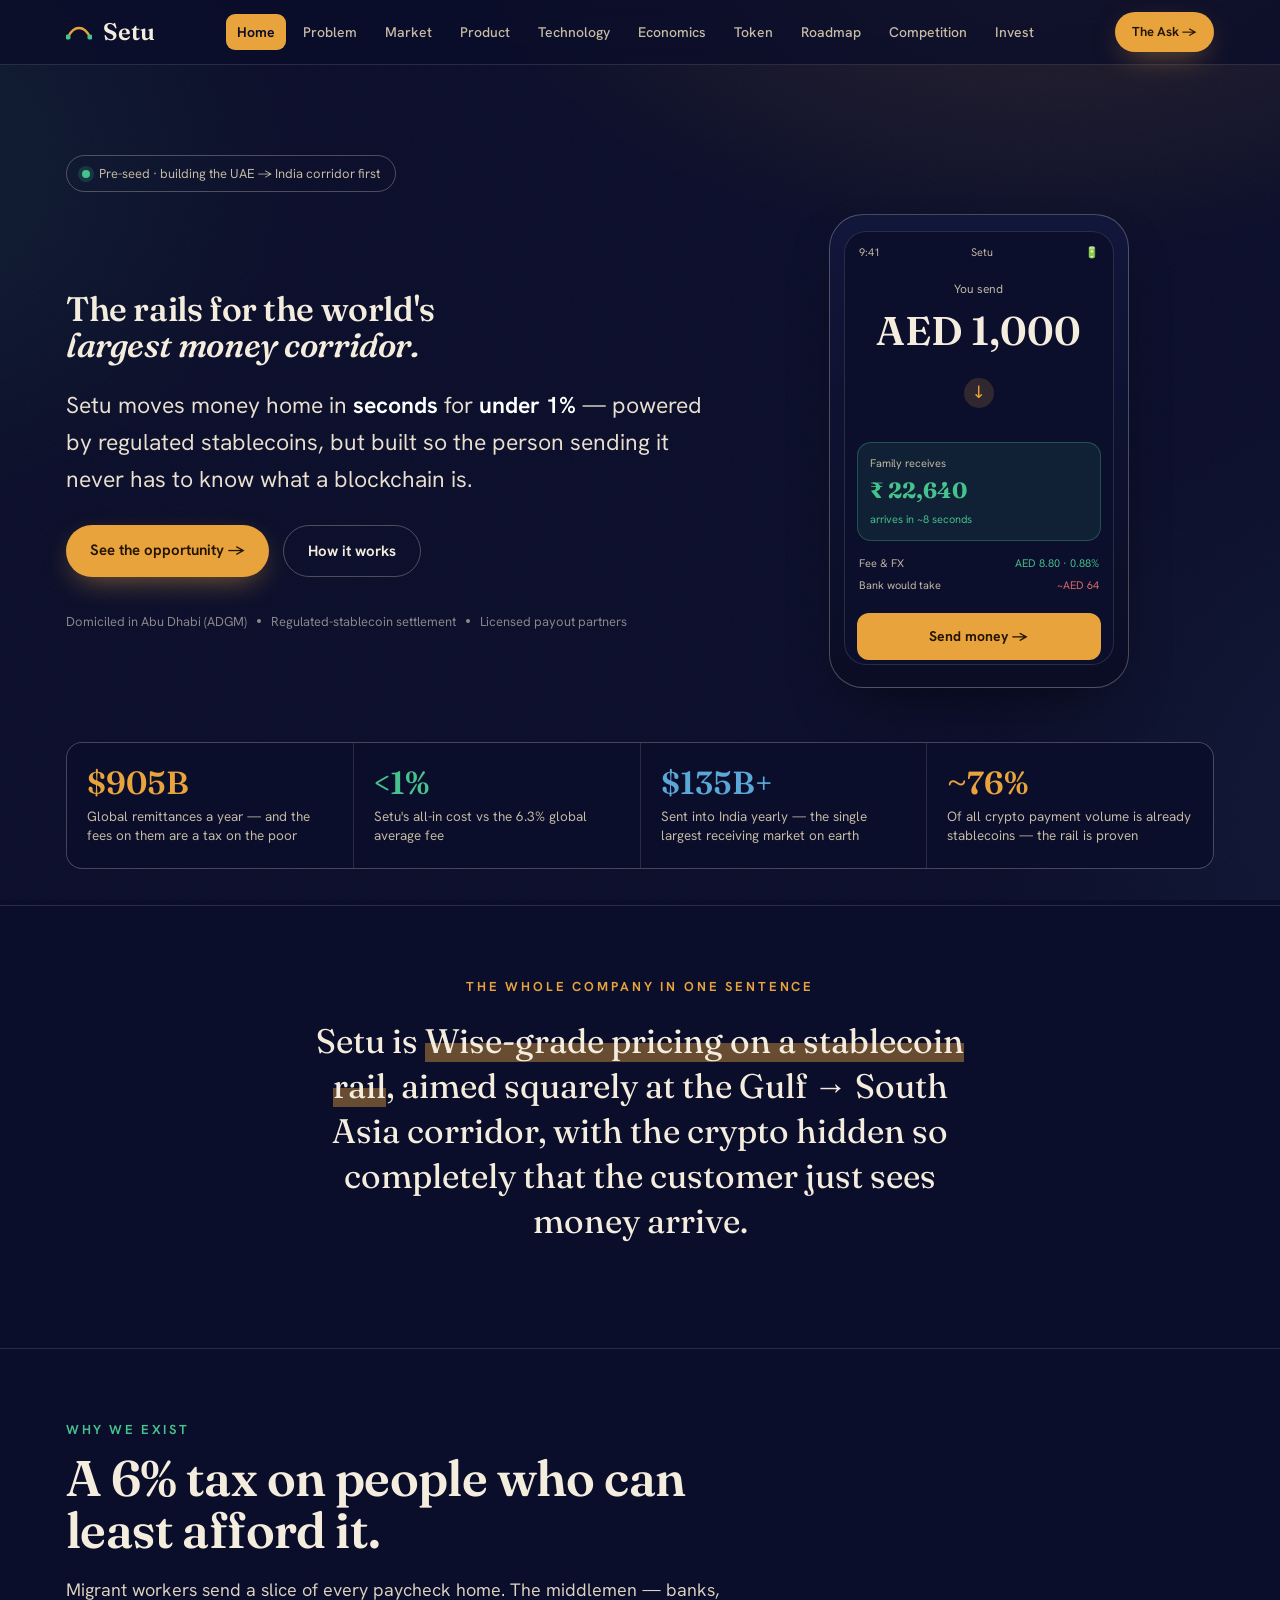
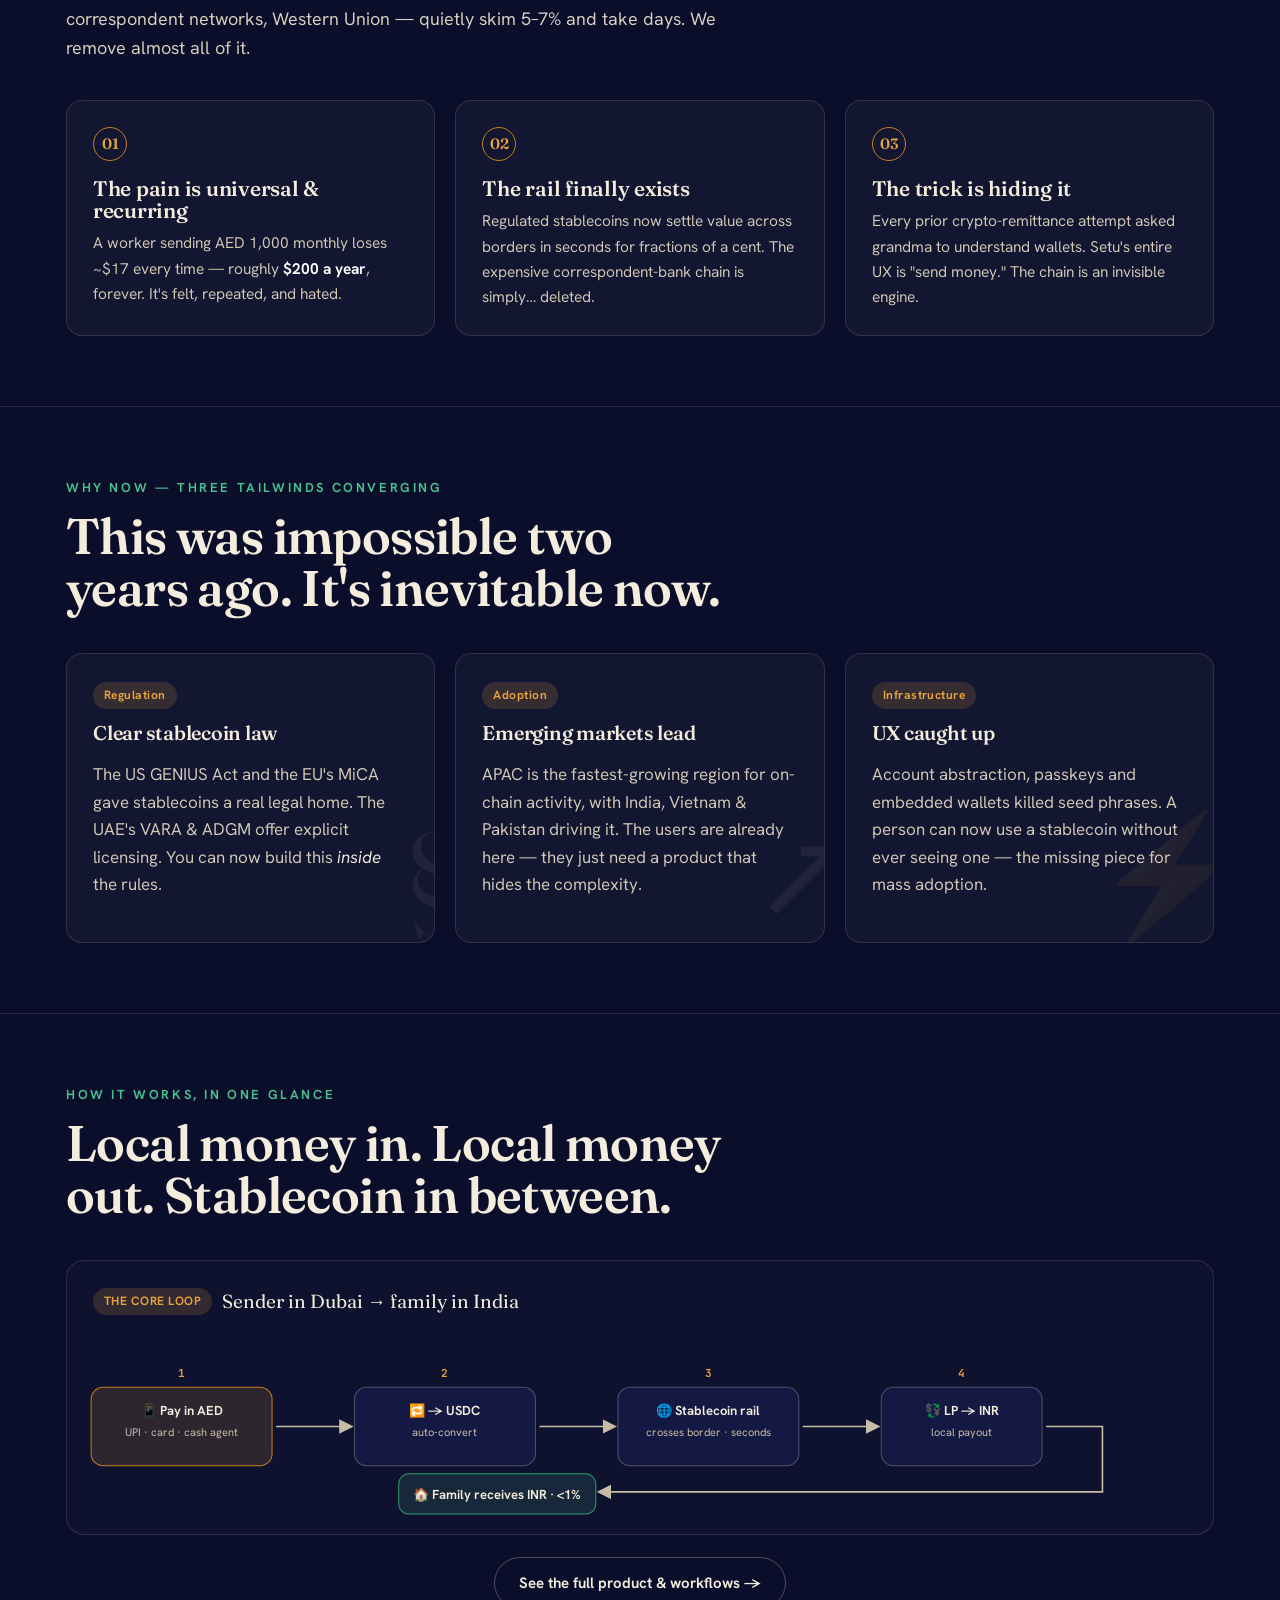
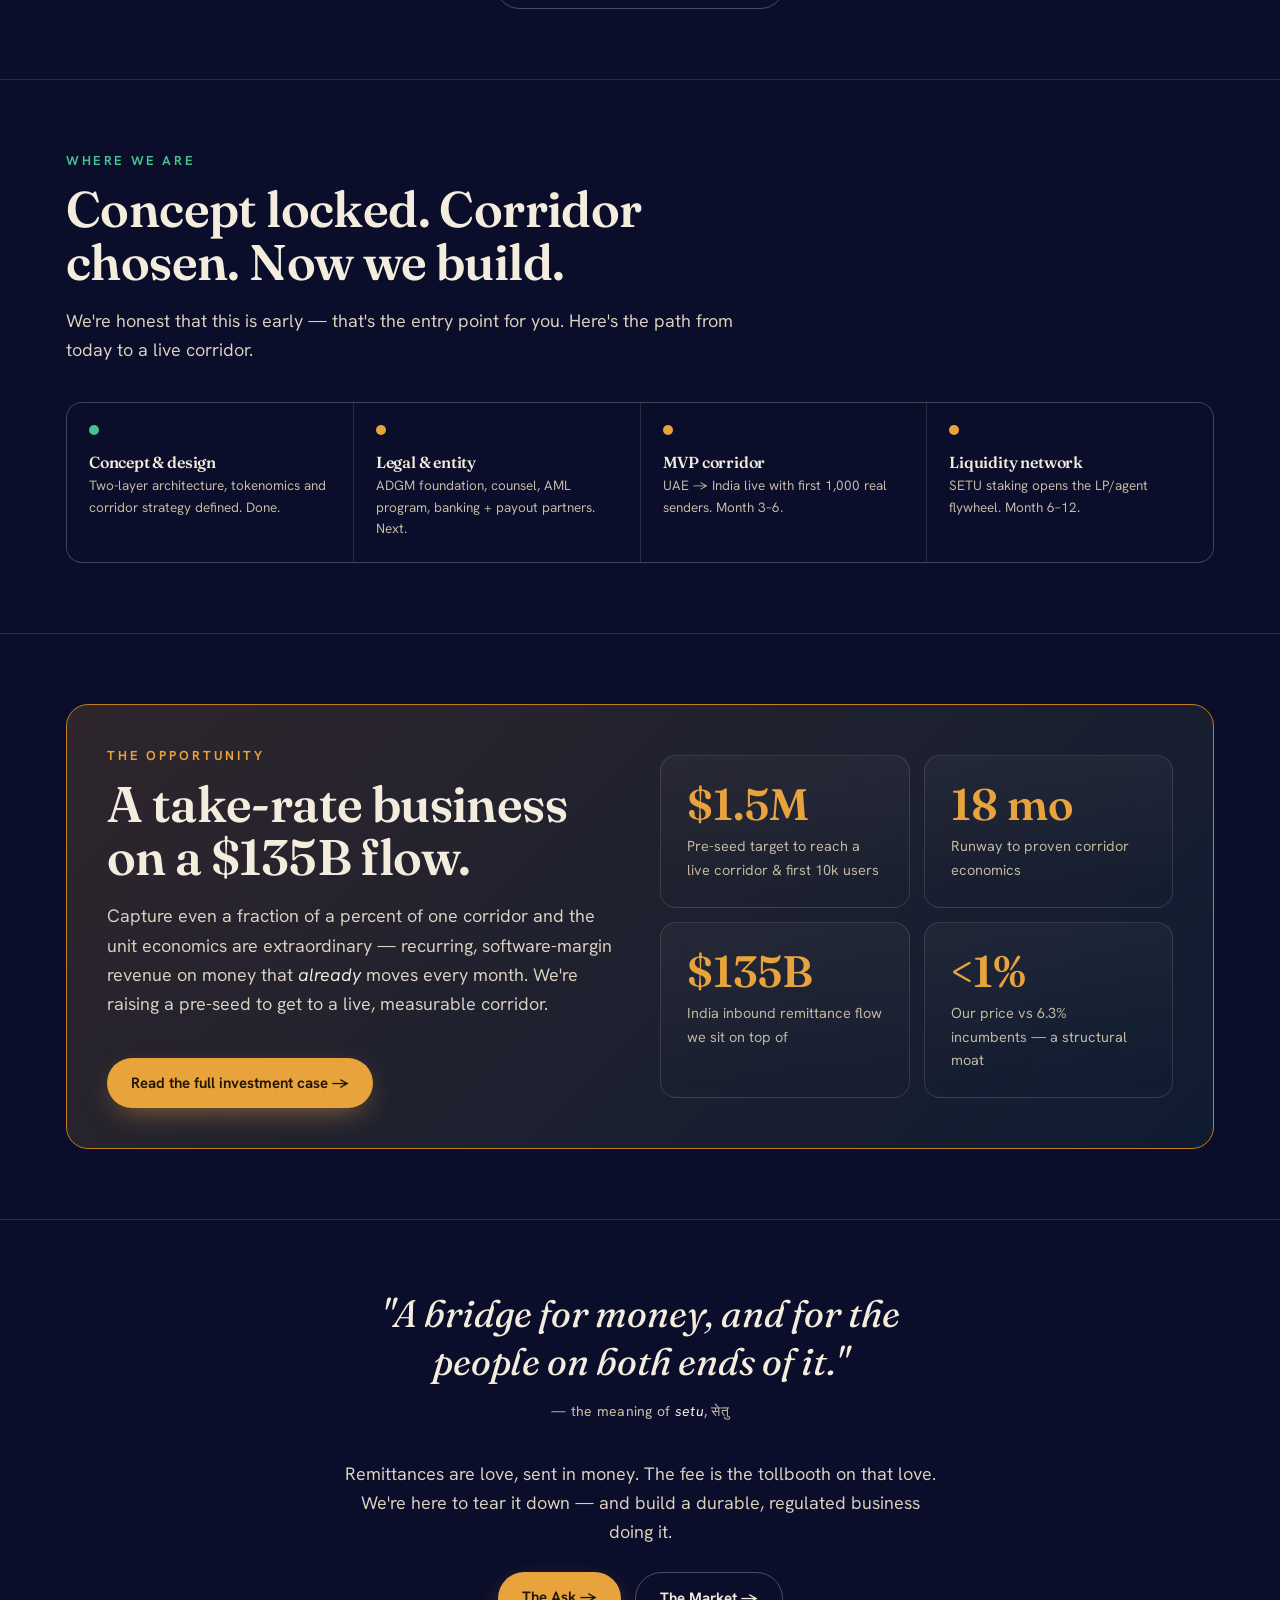
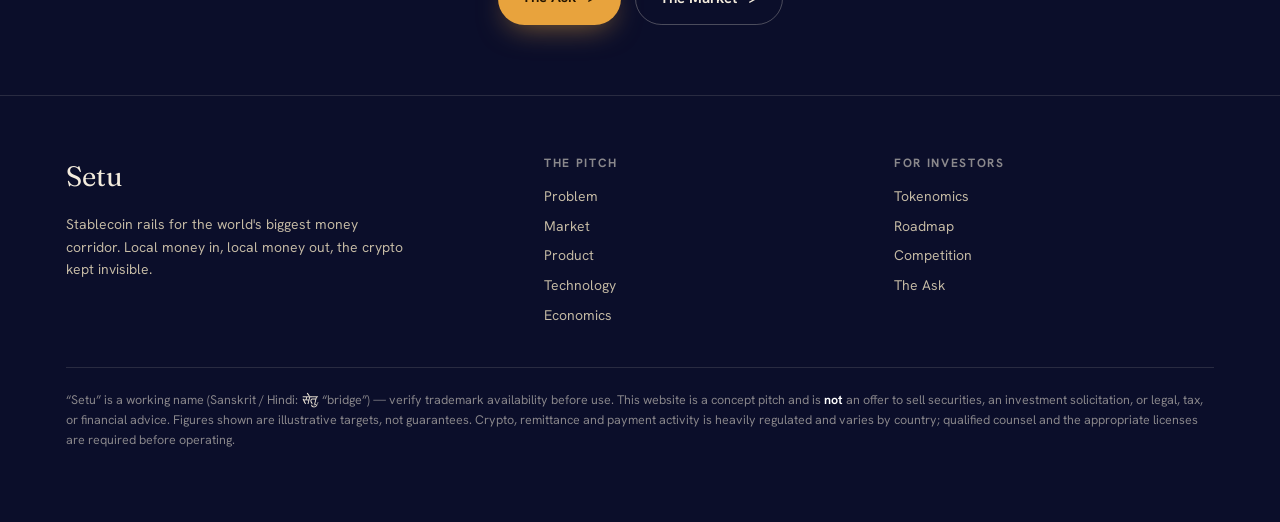
<file: index.html>
<!doctype html>
<html lang="en">
<head>
<meta charset="utf-8" />
<meta name="viewport" content="width=device-width, initial-scale=1" />
<title>Setu — The rails for the world's largest money corridor</title>
<meta name="description" content="Setu is a stablecoin-powered remittance and merchant-settlement network. Sub-1% transfers, instant settlement, zero crypto knowledge required. Investor overview." />
<link rel="preconnect" href="https://fonts.googleapis.com">
<link rel="preconnect" href="https://fonts.gstatic.com" crossorigin>
<link href="https://fonts.googleapis.com/css2?family=Fraunces:ital,opsz,wght@0,9..144,300..900;1,9..144,400..700&family=Hanken+Grotesk:wght@300..800&family=JetBrains+Mono:wght@400;600&display=swap" rel="stylesheet">
<link rel="stylesheet" href="styles.css">
<style>
  /* page-local flourishes for the home hero */
  .home-hero{padding:90px 0 36px}
  .home-hero .badge{display:inline-flex;align-items:center;gap:9px;border:1px solid var(--line-strong);
    padding:7px 15px;border-radius:30px;font-size:13px;color:var(--cream-dim)}
  .home-hero .badge .live{width:8px;height:8px;border-radius:50%;background:var(--jade);box-shadow:0 0 0 4px rgba(70,194,142,.18)}
  .heroflex{display:grid;grid-template-columns:1.15fr .85fr;gap:40px;align-items:center}
  @media(max-width:920px){.heroflex{grid-template-columns:1fr}}
  .phone{width:100%;max-width:300px;margin:0 auto;border:1px solid var(--line-strong);border-radius:34px;
    background:linear-gradient(180deg,#11163b,#0a0d24);padding:16px 14px 22px;box-shadow:var(--shadow)}
  .phone .scr{border-radius:22px;background:#0c0f2c;border:1px solid var(--line);overflow:hidden}
  .phone .topbar{display:flex;justify-content:space-between;padding:12px 14px;font-size:11px;color:var(--cream-dim)}
  .phone .send{padding:6px 18px 20px;text-align:center}
  .phone .send .amt{font-family:"Fraunces";font-size:40px;color:var(--cream);font-weight:600}
  .phone .send .amt small{font-size:18px;color:var(--cream-dim)}
  .phone .arrowdrop{margin:14px auto;width:30px;height:30px;border-radius:50%;background:rgba(232,163,61,.16);
    display:flex;align-items:center;justify-content:center;color:var(--saffron)}
  .phone .recv{background:rgba(70,194,142,.1);border:1px solid rgba(70,194,142,.3);border-radius:14px;padding:12px;margin:0 12px}
  .phone .recv b{font-family:"Fraunces";color:var(--jade);font-size:22px}
  .phone .feebar{display:flex;justify-content:space-between;font-size:11px;color:var(--cream-dim);padding:14px 14px 4px}
  .phone .cta{margin:14px 12px 4px;background:var(--saffron);color:#241500;text-align:center;padding:12px;border-radius:12px;font-weight:700;font-size:14px}
  .thesis{font-family:"Fraunces";font-size:clamp(24px,3.2vw,34px);line-height:1.32;font-weight:420;max-width:24ch}
  .beat{display:flex;gap:18px;align-items:flex-start}
  .beat .bnum{font-family:"Fraunces";font-size:15px;color:var(--ink);background:var(--saffron);
    min-width:32px;height:32px;border-radius:50%;display:flex;align-items:center;justify-content:center;font-weight:700;margin-top:3px}
  .why{border:1px solid var(--line);border-radius:var(--r);padding:26px;background:var(--panel);position:relative;overflow:hidden}
  .why .tide{position:absolute;right:-30px;bottom:-30px;font-size:120px;opacity:.06;font-family:"Fraunces"}
  .askcard{background:linear-gradient(135deg, rgba(232,163,61,.16), rgba(70,194,142,.08));
    border:1px solid var(--saffron-deep);border-radius:22px;padding:40px}
  .miles{display:grid;grid-template-columns:repeat(4,1fr);gap:1px;background:var(--line);border:1px solid var(--line);border-radius:var(--r);overflow:hidden}
  .miles>div{background:var(--ink);padding:22px}
  .miles .dot{width:10px;height:10px;border-radius:50%;background:var(--jade);display:inline-block;margin-bottom:10px}
  .miles .dot.next{background:var(--saffron)}
  .miles h4{margin:0 0 4px;font-size:16px}
  .miles p{margin:0;font-size:13.5px;color:var(--cream-dim)}
  @media(max-width:720px){.miles{grid-template-columns:1fr 1fr}}
</style>
</head>
<body>

<!-- ============ NAV (shared across all tabs) ============ -->
<header class="nav">
  <div class="wrap">
    <a class="brand" href="index.html">
      <svg width="26" height="26" viewBox="0 0 26 26"><path d="M2 18 C8 6, 18 6, 24 18" stroke="#E8A33D" stroke-width="2.4" fill="none" stroke-linecap="round"/><circle cx="2" cy="18" r="2.6" fill="#46C28E"/><circle cx="24" cy="18" r="2.6" fill="#46C28E"/></svg>
      Setu
    </a>
    <nav>
      <a href="index.html" class="active">Home</a>
      <a href="problem.html">Problem</a>
      <a href="market.html">Market</a>
      <a href="product.html">Product</a>
      <a href="technology.html">Technology</a>
      <a href="economics.html">Economics</a>
      <a href="tokenomics.html">Token</a>
      <a href="roadmap.html">Roadmap</a>
      <a href="competition.html">Competition</a>
      <a href="invest.html">Invest</a>
    </nav>
    <a class="btn solid sm navcta" href="invest.html">The Ask →</a>
  </div>
</header>

<!-- ============ HERO ============ -->
<div class="home-hero">
  <div class="wrap">
    <div class="badge"><span class="live"></span> Pre-seed · building the UAE → India corridor first</div>
    <div class="heroflex mt-s">
      <div>
        <h1>The rails for the world's<br><span class="it">largest money corridor.</span></h1>
        <p class="lede">Setu moves money home in <strong>seconds</strong> for <strong>under 1%</strong> — powered by regulated stablecoins, but built so the person sending it never has to know what a blockchain is.</p>
        <div class="ctarow">
          <a class="btn solid" href="invest.html">See the opportunity →</a>
          <a class="btn ghost" href="product.html">How it works</a>
        </div>
        <div class="trustrow">
          <span>Domiciled in Abu Dhabi (ADGM)</span><span class="dotsep"></span>
          <span>Regulated-stablecoin settlement</span><span class="dotsep"></span>
          <span>Licensed payout partners</span>
        </div>
      </div>

      <!-- product glimpse -->
      <div>
        <div class="phone">
          <div class="scr">
            <div class="topbar"><span>9:41</span><span>Setu</span><span>🔋</span></div>
            <div class="send">
              <div style="font-size:12px;color:var(--cream-dim)">You send</div>
              <div class="amt">AED 1,000</div>
              <div class="arrowdrop">↓</div>
            </div>
            <div class="recv">
              <div style="font-size:11px;color:var(--cream-dim)">Family receives</div>
              <b>₹ 22,640</b>
              <div style="font-size:11px;color:var(--jade);margin-top:2px">arrives in ~8 seconds</div>
            </div>
            <div class="feebar"><span>Fee &amp; FX</span><span style="color:var(--jade)">AED 8.80 · 0.88%</span></div>
            <div class="feebar" style="padding-top:0"><span>Bank would take</span><span style="color:var(--rose)">~AED 64</span></div>
            <div class="cta">Send money →</div>
          </div>
        </div>
      </div>
    </div>

    <div class="statband mt-l rv">
      <div><b>$905B</b><span>Global remittances a year — and the fees on them are a tax on the poor</span></div>
      <div><b class="jade">&lt;1%</b><span>Setu's all-in cost vs the 6.3% global average fee</span></div>
      <div><b class="sky">$135B+</b><span>Sent into India yearly — the single largest receiving market on earth</span></div>
      <div><b>~76%</b><span>Of all crypto payment volume is already stablecoins — the rail is proven</span></div>
    </div>
  </div>
</div>

<!-- ============ ONE-SENTENCE PITCH ============ -->
<section>
  <div class="wrap center rv" style="max-width:920px">
    <div class="eyebrow">The whole company in one sentence</div>
    <p class="thesis center mt-s" style="max-width:30ch">Setu is <mark>Wise-grade pricing on a stablecoin rail</mark>, aimed squarely at the Gulf → South Asia corridor, with the crypto hidden so completely that the customer just sees money arrive.</p>
  </div>
</section>

<!-- ============ PROBLEM → SOLUTION (3 beats) ============ -->
<section>
  <div class="wrap">
    <div class="kicker rv">Why we exist</div>
    <h2 class="big rv">A 6% tax on people who can least afford it.</h2>
    <p class="sub rv">Migrant workers send a slice of every paycheck home. The middlemen — banks, correspondent networks, Western Union — quietly skim 5–7% and take days. We remove almost all of it.</p>

    <div class="mt grid3">
      <div class="card rv"><div class="num">01</div><h3>The pain is universal &amp; recurring</h3><p>A worker sending AED 1,000 monthly loses ~$17 every time — roughly <strong>$200 a year</strong>, forever. It's felt, repeated, and hated.</p></div>
      <div class="card rv d1"><div class="num">02</div><h3>The rail finally exists</h3><p>Regulated stablecoins now settle value across borders in seconds for fractions of a cent. The expensive correspondent-bank chain is simply… deleted.</p></div>
      <div class="card rv d2"><div class="num">03</div><h3>The trick is hiding it</h3><p>Every prior crypto-remittance attempt asked grandma to understand wallets. Setu's entire UX is "send money." The chain is an invisible engine.</p></div>
    </div>
  </div>
</section>

<!-- ============ WHY NOW ============ -->
<section>
  <div class="wrap">
    <div class="kicker rv">Why now — three tailwinds converging</div>
    <h2 class="big rv">This was impossible two years ago. It's inevitable now.</h2>
    <div class="mt grid3">
      <div class="why rv"><span class="tide">§</span><span class="tag">Regulation</span><h3 style="margin:14px 0 8px">Clear stablecoin law</h3><p style="color:#d4cab7">The US GENIUS Act and the EU's MiCA gave stablecoins a real legal home. The UAE's VARA &amp; ADGM offer explicit licensing. You can now build this <em>inside</em> the rules.</p></div>
      <div class="why rv d1"><span class="tide">↗</span><span class="tag">Adoption</span><h3 style="margin:14px 0 8px">Emerging markets lead</h3><p style="color:#d4cab7">APAC is the fastest-growing region for on-chain activity, with India, Vietnam &amp; Pakistan driving it. The users are already here — they just need a product that hides the complexity.</p></div>
      <div class="why rv d2"><span class="tide">⚡</span><span class="tag">Infrastructure</span><h3 style="margin:14px 0 8px">UX caught up</h3><p style="color:#d4cab7">Account abstraction, passkeys and embedded wallets killed seed phrases. A person can now use a stablecoin without ever seeing one — the missing piece for mass adoption.</p></div>
    </div>
  </div>
</section>

<!-- ============ HOW IT WORKS (teaser) ============ -->
<section>
  <div class="wrap">
    <div class="kicker rv">How it works, in one glance</div>
    <h2 class="big rv">Local money in. Local money out. Stablecoin in between.</h2>
    <div class="flowwrap mt rv">
      <div class="flowtitle"><span class="tag">THE CORE LOOP</span> Sender in Dubai → family in India</div>
      <svg class="flow" viewBox="0 0 1120 200">
        <defs><marker id="arr" markerWidth="9" markerHeight="9" refX="7" refY="4.5" orient="auto"><path d="M0 0 L9 4.5 L0 9 z" fill="#c7bca6"/></marker></defs>
        <rect class="nodeA" x="14" y="64" width="180" height="78" rx="12"/>
        <text x="104" y="92" text-anchor="middle" class="lbl">📱 Pay in AED</text>
        <text x="104" y="112" text-anchor="middle" class="sub">UPI · card · cash agent</text>
        <text x="104" y="54" text-anchor="middle" class="step">1</text>
        <path class="arrow" d="M198 103 H272" marker-end="url(#arr)"/>
        <rect class="node" x="276" y="64" width="180" height="78" rx="12"/>
        <text x="366" y="92" text-anchor="middle" class="lbl">🔁 → USDC</text>
        <text x="366" y="112" text-anchor="middle" class="sub">auto-convert</text>
        <text x="366" y="54" text-anchor="middle" class="step">2</text>
        <path class="arrow" d="M460 103 H534" marker-end="url(#arr)"/>
        <rect class="node" x="538" y="64" width="180" height="78" rx="12"/>
        <text x="628" y="92" text-anchor="middle" class="lbl">🌐 Stablecoin rail</text>
        <text x="628" y="112" text-anchor="middle" class="sub">crosses border · seconds</text>
        <text x="628" y="54" text-anchor="middle" class="step">3</text>
        <path class="arrow" d="M722 103 H796" marker-end="url(#arr)"/>
        <rect class="node" x="800" y="64" width="160" height="78" rx="12"/>
        <text x="880" y="92" text-anchor="middle" class="lbl">💱 LP → INR</text>
        <text x="880" y="112" text-anchor="middle" class="sub">local payout</text>
        <text x="880" y="54" text-anchor="middle" class="step">4</text>
        <path class="arrow" d="M964 103 H1020 V168 H520" marker-end="url(#arr)"/>
        <rect class="nodeG" x="320" y="150" width="196" height="40" rx="10"/>
        <text x="418" y="175" text-anchor="middle" class="lbl">🏠 Family receives INR · &lt;1%</text>
      </svg>
    </div>
    <div class="center mt-s"><a class="btn ghost" href="product.html">See the full product &amp; workflows →</a></div>
  </div>
</section>

<!-- ============ TRACTION / MILESTONES ============ -->
<section>
  <div class="wrap">
    <div class="kicker rv">Where we are</div>
    <h2 class="big rv">Concept locked. Corridor chosen. Now we build.</h2>
    <p class="sub rv">We're honest that this is early — that's the entry point for you. Here's the path from today to a live corridor.</p>
    <div class="miles mt rv">
      <div><span class="dot"></span><h4>Concept &amp; design</h4><p>Two-layer architecture, tokenomics and corridor strategy defined. Done.</p></div>
      <div><span class="dot next"></span><h4>Legal &amp; entity</h4><p>ADGM foundation, counsel, AML program, banking + payout partners. Next.</p></div>
      <div><span class="dot next"></span><h4>MVP corridor</h4><p>UAE → India live with first 1,000 real senders. Month 3–6.</p></div>
      <div><span class="dot next"></span><h4>Liquidity network</h4><p>SETU staking opens the LP/agent flywheel. Month 6–12.</p></div>
    </div>
  </div>
</section>

<!-- ============ THE ASK (teaser) ============ -->
<section>
  <div class="wrap">
    <div class="askcard rv">
      <div class="grid2" style="align-items:center;gap:40px">
        <div>
          <div class="eyebrow">The opportunity</div>
          <h2 class="big" style="margin:12px 0">A take-rate business on a $135B flow.</h2>
          <p class="sub">Capture even a fraction of a percent of one corridor and the unit economics are extraordinary — recurring, software-margin revenue on money that <em>already</em> moves every month. We're raising a pre-seed to get to a live, measurable corridor.</p>
          <a class="btn solid mt-s" href="invest.html">Read the full investment case →</a>
        </div>
        <div class="grid2" style="gap:14px">
          <div class="kpi"><b>$1.5M</b><span>Pre-seed target to reach a live corridor &amp; first 10k users</span></div>
          <div class="kpi"><b class="jade">18 mo</b><span>Runway to proven corridor economics</span></div>
          <div class="kpi"><b class="sky">$135B</b><span>India inbound remittance flow we sit on top of</span></div>
          <div class="kpi"><b>&lt;1%</b><span>Our price vs 6.3% incumbents — a structural moat</span></div>
        </div>
      </div>
    </div>
  </div>
</section>

<!-- ============ VISION CLOSE ============ -->
<section>
  <div class="wrap center rv" style="max-width:840px">
    <div class="quote center" style="max-width:24ch;margin:0 auto">"A bridge for money, and for the people on both ends of it."
      <span class="by">— the meaning of <em>setu</em>, सेतु</span>
    </div>
    <p class="sub center mt" style="max-width:600px">Remittances are love, sent in money. The fee is the tollbooth on that love. We're here to tear it down — and build a durable, regulated business doing it.</p>
    <div class="ctarow" style="justify-content:center"><a class="btn solid" href="invest.html">The Ask →</a><a class="btn ghost" href="market.html">The Market →</a></div>
  </div>
</section>

<!-- ============ FOOTER (shared) ============ -->
<footer>
  <div class="wrap">
    <div class="footgrid">
      <div>
        <div class="foothead">Setu</div>
        <p style="max-width:340px">Stablecoin rails for the world's biggest money corridor. Local money in, local money out, the crypto kept invisible.</p>
      </div>
      <div>
        <h5>The pitch</h5>
        <ul>
          <li><a href="problem.html">Problem</a></li>
          <li><a href="market.html">Market</a></li>
          <li><a href="product.html">Product</a></li>
          <li><a href="technology.html">Technology</a></li>
          <li><a href="economics.html">Economics</a></li>
        </ul>
      </div>
      <div>
        <h5>For investors</h5>
        <ul>
          <li><a href="tokenomics.html">Tokenomics</a></li>
          <li><a href="roadmap.html">Roadmap</a></li>
          <li><a href="competition.html">Competition</a></li>
          <li><a href="invest.html">The Ask</a></li>
        </ul>
      </div>
    </div>
    <div class="footnote">
      “Setu” is a working name (Sanskrit / Hindi: <em>सेतु</em>, “bridge”) — verify trademark availability before use. This website is a concept pitch and is <strong>not</strong> an offer to sell securities, an investment solicitation, or legal, tax, or financial advice. Figures shown are illustrative targets, not guarantees. Crypto, remittance and payment activity is heavily regulated and varies by country; qualified counsel and the appropriate licenses are required before operating.
    </div>
  </div>
</footer>

<script>
  const io=new IntersectionObserver((es)=>{es.forEach(e=>{if(e.isIntersecting){e.target.classList.add('in');io.unobserve(e.target)}})},{threshold:.1});
  document.querySelectorAll('.rv').forEach(el=>io.observe(el));
</script>
</body>
</html>
</file>
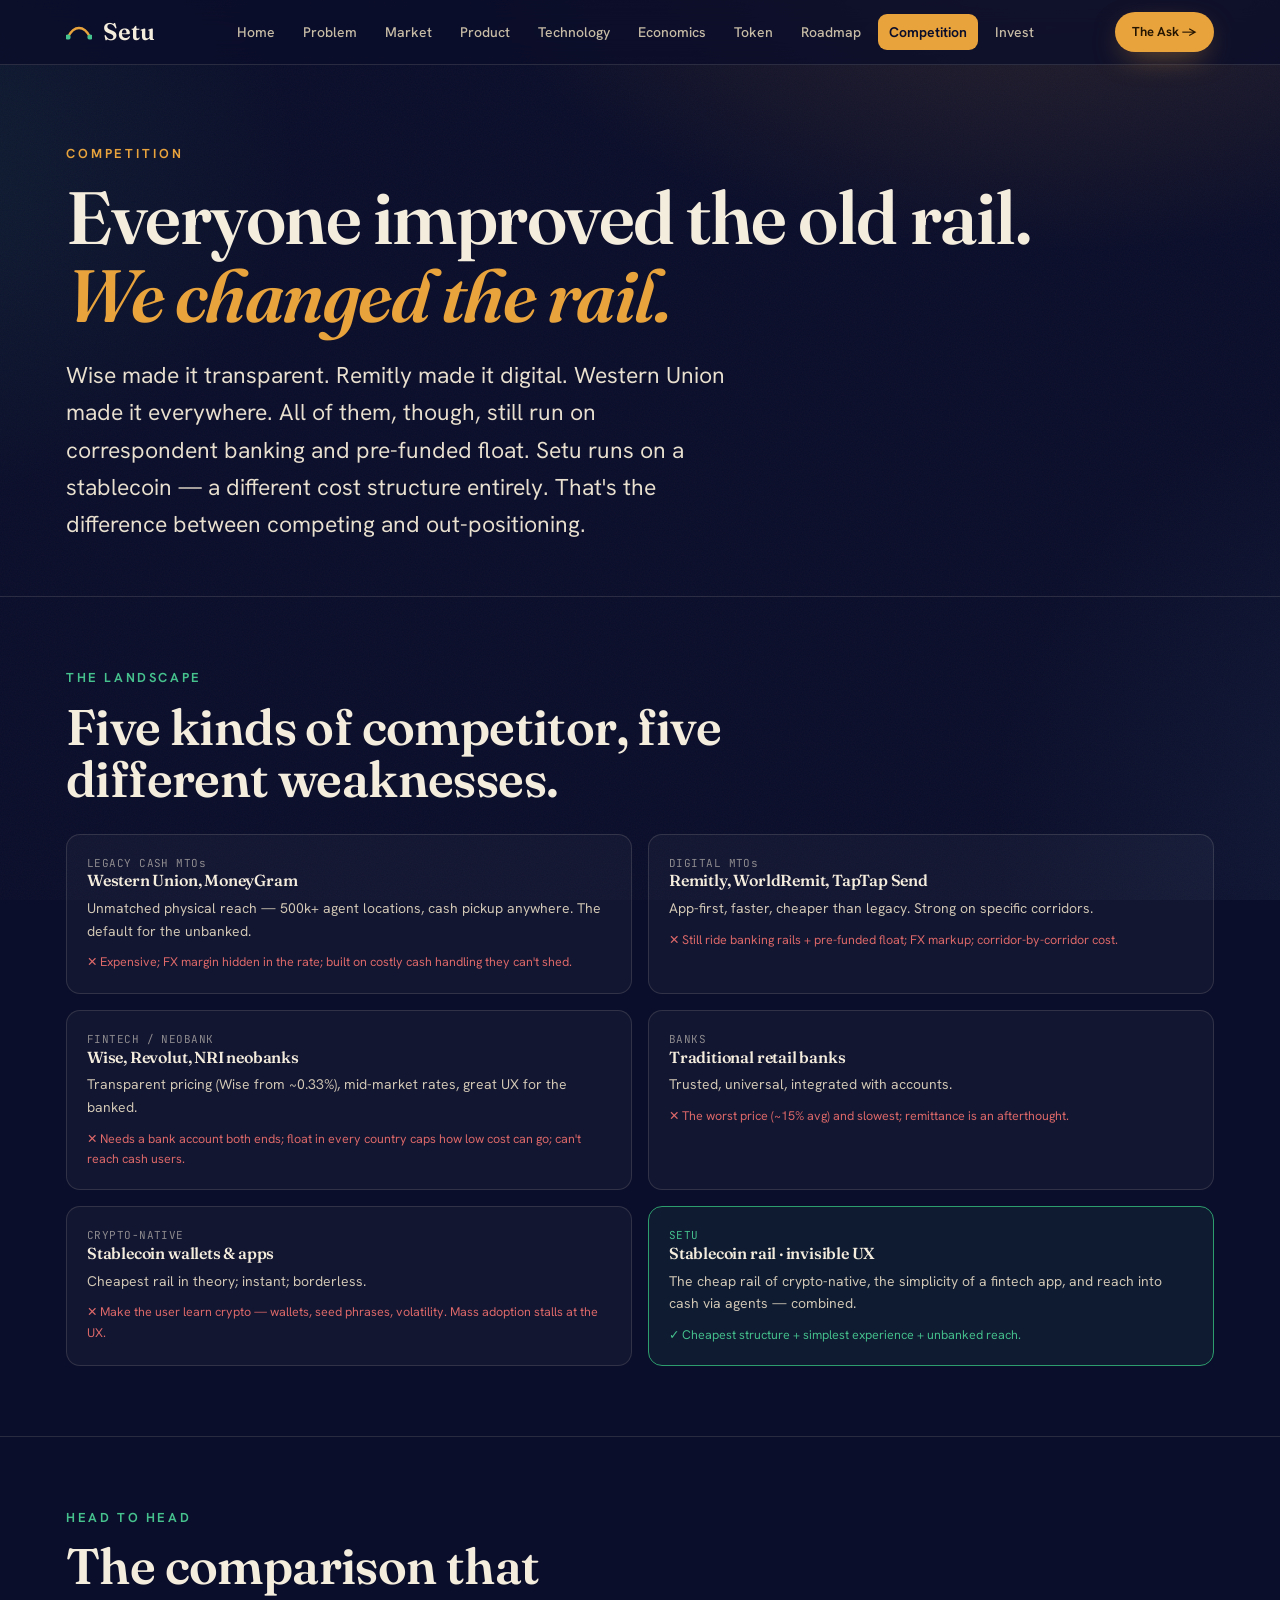
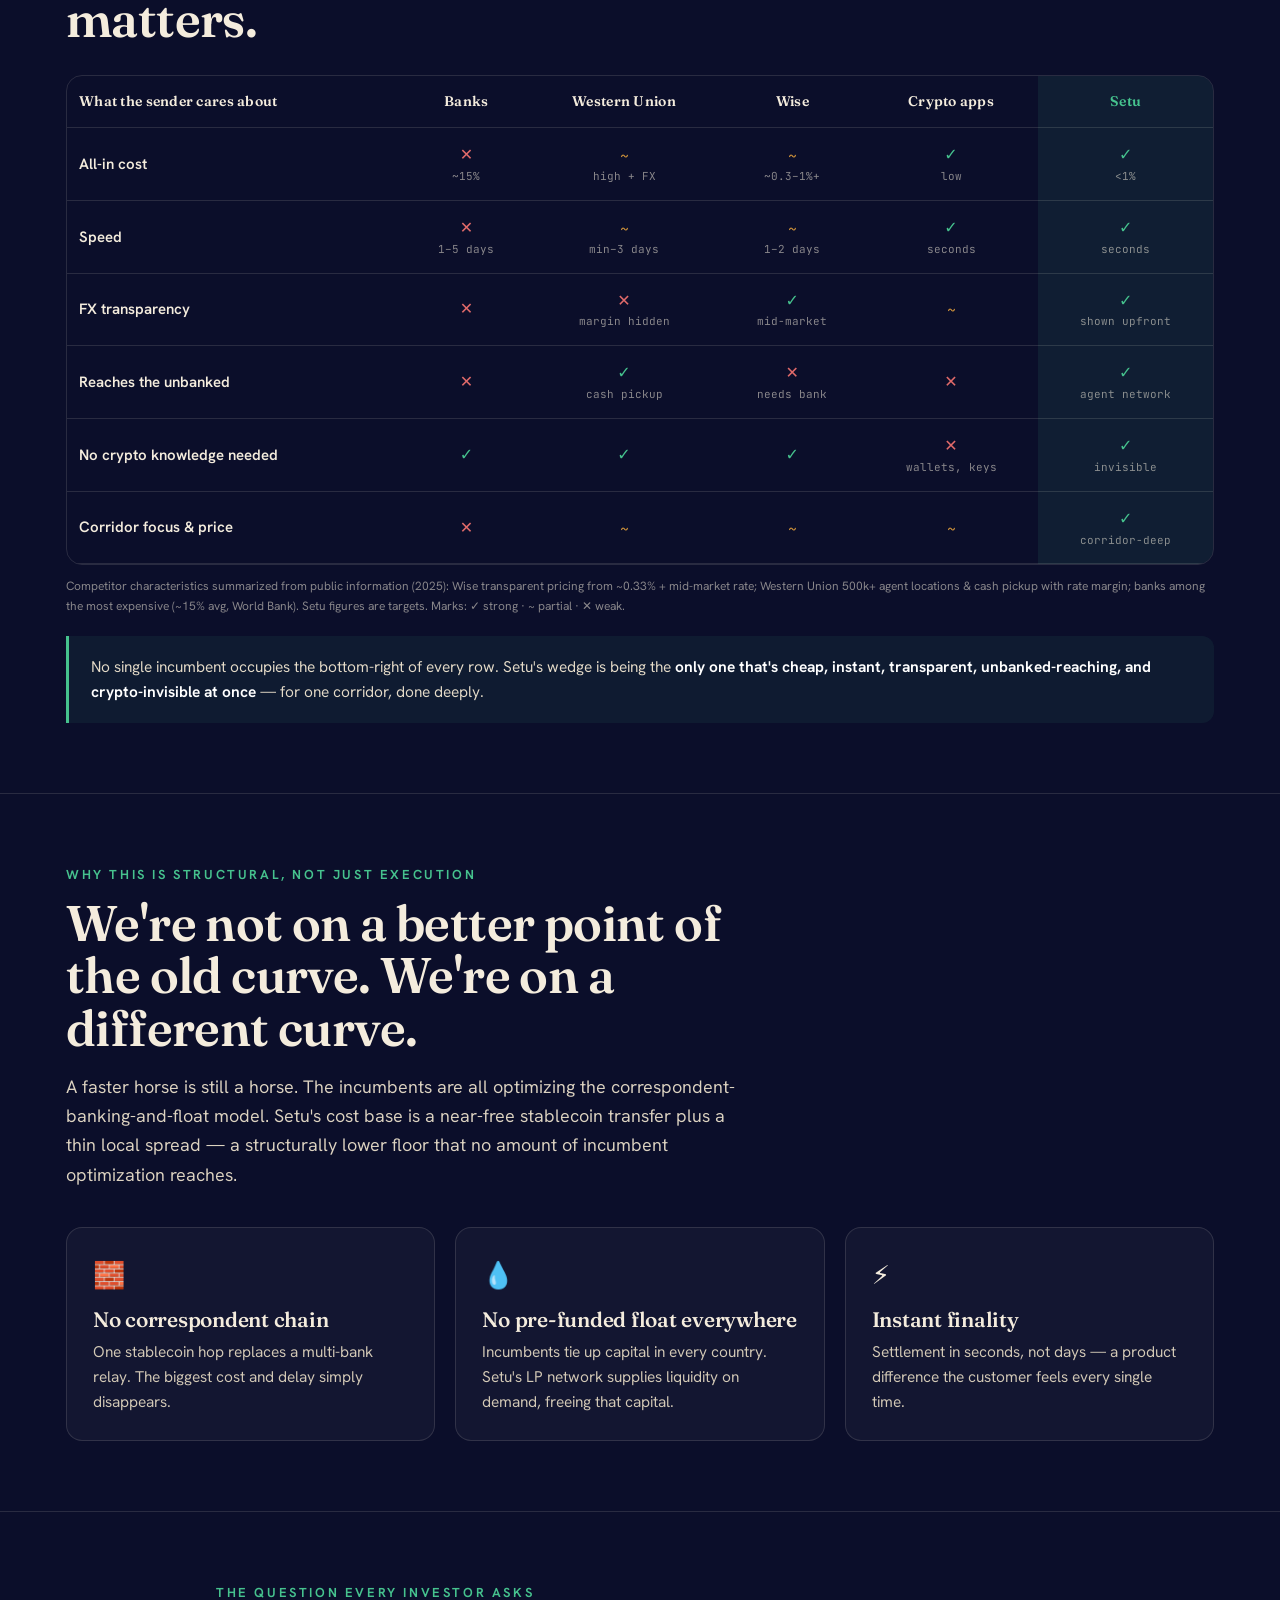
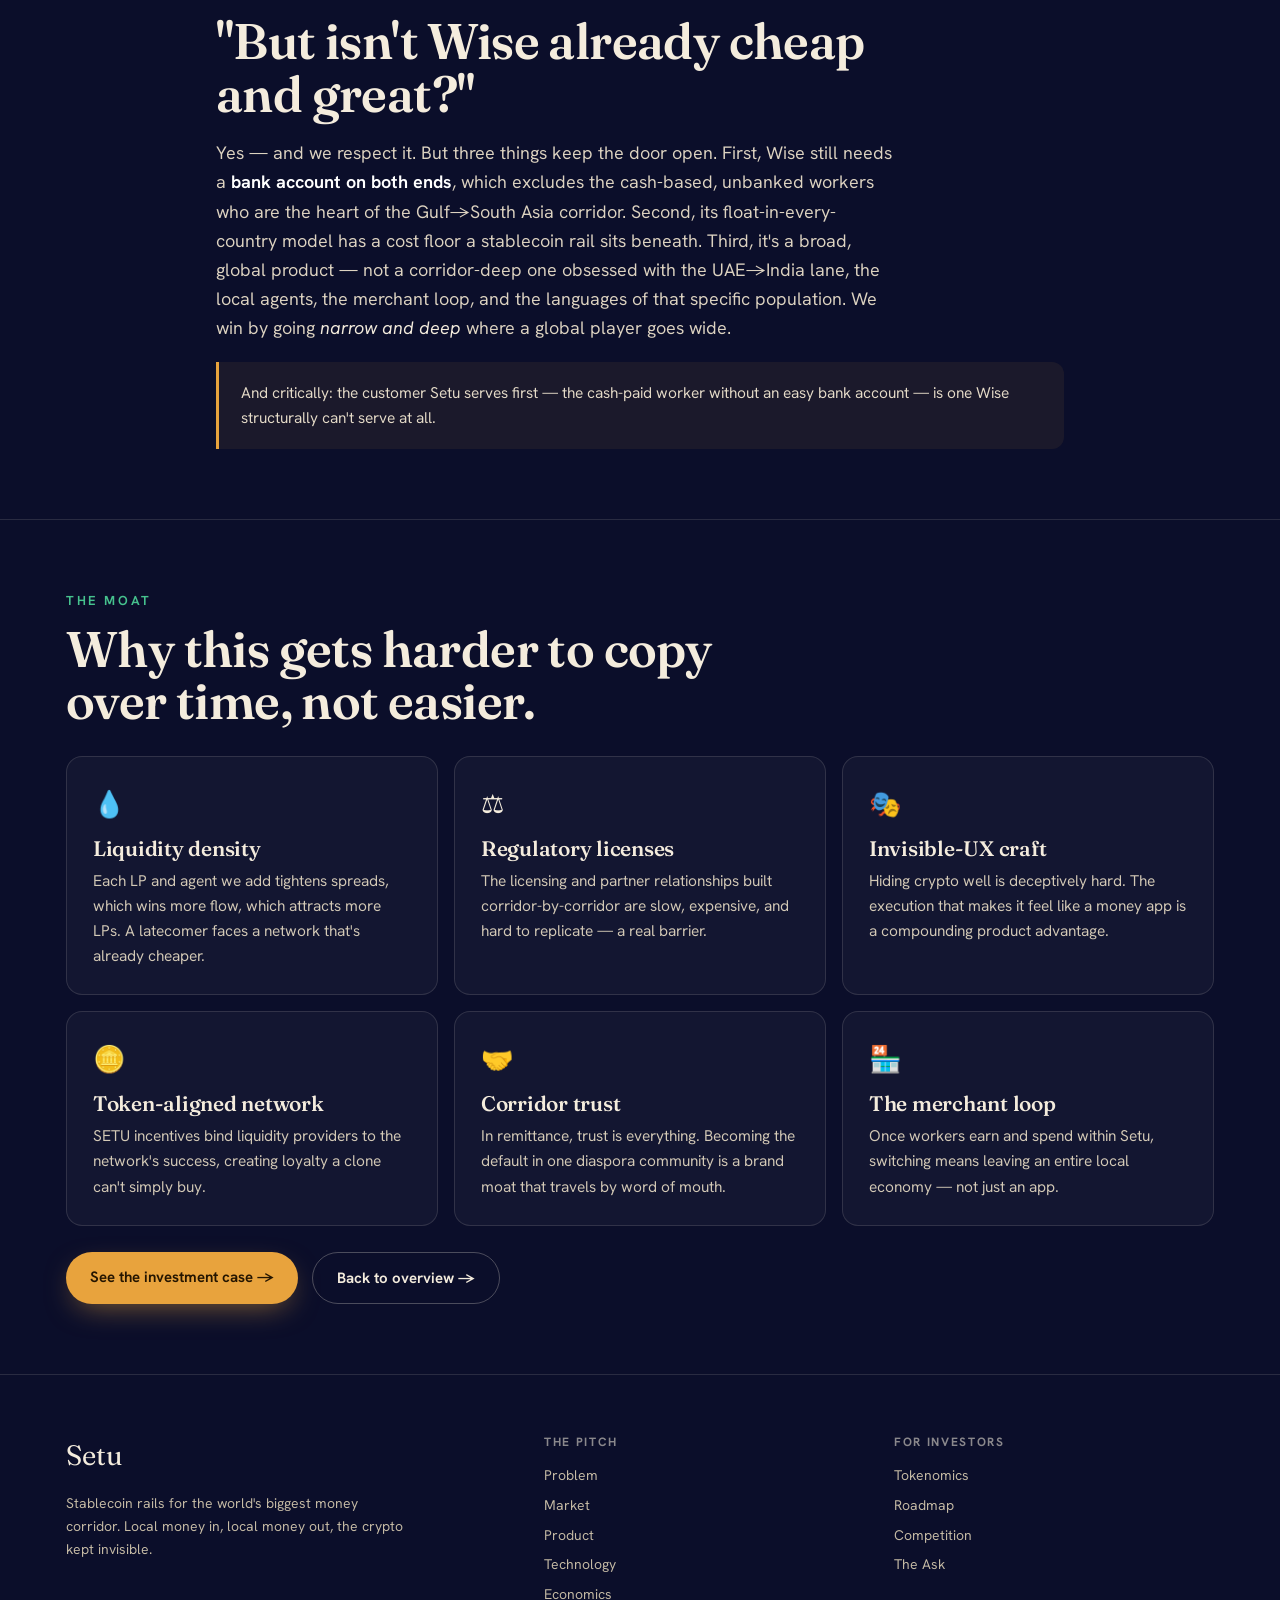
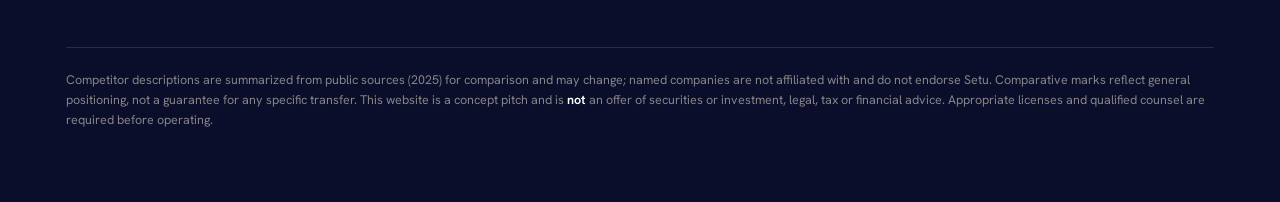
<file: competition.html>
<!doctype html>
<html lang="en">
<head>
<meta charset="utf-8" />
<meta name="viewport" content="width=device-width, initial-scale=1" />
<title>Setu — Competition · Everyone improved the old rail. We changed it.</title>
<meta name="description" content="How Setu compares to Western Union, Wise, banks and crypto-native apps — and why a stablecoin rail is a structural advantage, not just better execution." />
<link rel="preconnect" href="https://fonts.googleapis.com">
<link rel="preconnect" href="https://fonts.gstatic.com" crossorigin>
<link href="https://fonts.googleapis.com/css2?family=Fraunces:ital,opsz,wght@0,9..144,300..900;1,9..144,400..700&family=Hanken+Grotesk:wght@300..800&family=JetBrains+Mono:wght@400;600&display=swap" rel="stylesheet">
<link rel="stylesheet" href="styles.css">
<style>
  .cp-hero{padding:78px 0 30px}
  .cp-hero h1{font-size:clamp(38px,6vw,74px);margin:.2em 0 .28em;font-weight:600;letter-spacing:-.02em}
  .cp-hero h1 .it{font-style:italic;color:var(--saffron)}
  /* matrix */
  .matrix{margin-top:30px;border:1px solid var(--line);border-radius:var(--r);overflow-x:auto}
  .matrix table{min-width:760px}
  .matrix th,.matrix td{text-align:center;padding:14px 12px;border-bottom:1px solid var(--line)}
  .matrix th:first-child,.matrix td:first-child{text-align:left;font-weight:600;color:var(--cream)}
  .matrix thead th{font-family:"Fraunces";font-size:14px;color:var(--cream)}
  .matrix .setucol{background:rgba(70,194,142,.09)}
  .matrix thead .setucol{color:var(--jade)}
  .mk{font-size:16px}
  .mk.y{color:var(--jade)}.mk.n{color:var(--rose)}.mk.p{color:var(--saffron)}
  .matrix td small{display:block;font-size:11px;color:var(--cream-faint);font-family:"JetBrains Mono"}
  .src{font-size:12px;color:var(--cream-faint);margin-top:12px}
  /* landscape */
  .land{display:grid;grid-template-columns:repeat(2,1fr);gap:16px;margin-top:28px}
  @media(max-width:760px){.land{grid-template-columns:1fr}}
  .land .l{border:1px solid var(--line);border-radius:14px;padding:20px;background:var(--panel)}
  .land .l h4{margin:0 0 4px;font-size:16px}
  .land .l .who{font-family:"JetBrains Mono";font-size:11px;color:var(--cream-faint);letter-spacing:.04em}
  .land .l p{margin:8px 0 0;font-size:14px;color:#d4cab7}
  .land .l .weak{margin-top:10px;font-size:12.5px;color:var(--rose)}
  .moat{display:grid;grid-template-columns:repeat(3,1fr);gap:16px;margin-top:28px}
  @media(max-width:820px){.moat{grid-template-columns:1fr}}
</style>
</head>
<body>

<!-- ============ NAV ============ -->
<header class="nav">
  <div class="wrap">
    <a class="brand" href="index.html">
      <svg width="26" height="26" viewBox="0 0 26 26"><path d="M2 18 C8 6, 18 6, 24 18" stroke="#E8A33D" stroke-width="2.4" fill="none" stroke-linecap="round"/><circle cx="2" cy="18" r="2.6" fill="#46C28E"/><circle cx="24" cy="18" r="2.6" fill="#46C28E"/></svg>
      Setu
    </a>
    <nav>
      <a href="index.html">Home</a>
      <a href="problem.html">Problem</a>
      <a href="market.html">Market</a>
      <a href="product.html">Product</a>
      <a href="technology.html">Technology</a>
      <a href="economics.html">Economics</a>
      <a href="tokenomics.html">Token</a>
      <a href="roadmap.html">Roadmap</a>
      <a href="competition.html" class="active">Competition</a>
      <a href="invest.html">Invest</a>
    </nav>
    <a class="btn solid sm navcta" href="invest.html">The Ask →</a>
  </div>
</header>

<!-- ============ HERO ============ -->
<div class="cp-hero">
  <div class="wrap">
    <div class="eyebrow">Competition</div>
    <h1>Everyone improved the old rail.<br><span class="it">We changed the rail.</span></h1>
    <p class="lede">Wise made it transparent. Remitly made it digital. Western Union made it everywhere. All of them, though, still run on correspondent banking and pre-funded float. Setu runs on a stablecoin — a different cost structure entirely. That's the difference between competing and out-positioning.</p>
  </div>
</div>

<!-- ============ LANDSCAPE ============ -->
<section>
  <div class="wrap">
    <div class="kicker rv">The landscape</div>
    <h2 class="big rv">Five kinds of competitor, five different weaknesses.</h2>
    <div class="land rv">
      <div class="l"><div class="who">LEGACY CASH MTOs</div><h4>Western Union, MoneyGram</h4><p>Unmatched physical reach — 500k+ agent locations, cash pickup anywhere. The default for the unbanked.</p><div class="weak">✕ Expensive; FX margin hidden in the rate; built on costly cash handling they can't shed.</div></div>
      <div class="l"><div class="who">DIGITAL MTOs</div><h4>Remitly, WorldRemit, TapTap Send</h4><p>App-first, faster, cheaper than legacy. Strong on specific corridors.</p><div class="weak">✕ Still ride banking rails + pre-funded float; FX markup; corridor-by-corridor cost.</div></div>
      <div class="l"><div class="who">FINTECH / NEOBANK</div><h4>Wise, Revolut, NRI neobanks</h4><p>Transparent pricing (Wise from ~0.33%), mid-market rates, great UX for the banked.</p><div class="weak">✕ Needs a bank account both ends; float in every country caps how low cost can go; can't reach cash users.</div></div>
      <div class="l"><div class="who">BANKS</div><h4>Traditional retail banks</h4><p>Trusted, universal, integrated with accounts.</p><div class="weak">✕ The worst price (~15% avg) and slowest; remittance is an afterthought.</div></div>
      <div class="l"><div class="who">CRYPTO-NATIVE</div><h4>Stablecoin wallets &amp; apps</h4><p>Cheapest rail in theory; instant; borderless.</p><div class="weak">✕ Make the user learn crypto — wallets, seed phrases, volatility. Mass adoption stalls at the UX.</div></div>
      <div class="l" style="border-color:var(--jade-deep);background:rgba(70,194,142,.08)"><div class="who" style="color:var(--jade)">SETU</div><h4>Stablecoin rail · invisible UX</h4><p>The cheap rail of crypto-native, the simplicity of a fintech app, and reach into cash via agents — combined.</p><div class="weak" style="color:var(--jade)">✓ Cheapest structure + simplest experience + unbanked reach.</div></div>
    </div>
  </div>
</section>

<!-- ============ MATRIX ============ -->
<section>
  <div class="wrap">
    <div class="kicker rv">Head to head</div>
    <h2 class="big rv">The comparison that matters.</h2>
    <div class="matrix rv">
      <table>
        <thead>
          <tr><th>What the sender cares about</th><th>Banks</th><th>Western Union</th><th>Wise</th><th>Crypto apps</th><th class="setucol">Setu</th></tr>
        </thead>
        <tbody>
          <tr><td>All-in cost</td><td><span class="mk n">✕</span><small>~15%</small></td><td><span class="mk p">~</span><small>high + FX</small></td><td><span class="mk p">~</span><small>~0.3–1%+</small></td><td><span class="mk y">✓</span><small>low</small></td><td class="setucol"><span class="mk y">✓</span><small>&lt;1%</small></td></tr>
          <tr><td>Speed</td><td><span class="mk n">✕</span><small>1–5 days</small></td><td><span class="mk p">~</span><small>min–3 days</small></td><td><span class="mk p">~</span><small>1–2 days</small></td><td><span class="mk y">✓</span><small>seconds</small></td><td class="setucol"><span class="mk y">✓</span><small>seconds</small></td></tr>
          <tr><td>FX transparency</td><td><span class="mk n">✕</span></td><td><span class="mk n">✕</span><small>margin hidden</small></td><td><span class="mk y">✓</span><small>mid-market</small></td><td><span class="mk p">~</span></td><td class="setucol"><span class="mk y">✓</span><small>shown upfront</small></td></tr>
          <tr><td>Reaches the unbanked</td><td><span class="mk n">✕</span></td><td><span class="mk y">✓</span><small>cash pickup</small></td><td><span class="mk n">✕</span><small>needs bank</small></td><td><span class="mk n">✕</span></td><td class="setucol"><span class="mk y">✓</span><small>agent network</small></td></tr>
          <tr><td>No crypto knowledge needed</td><td><span class="mk y">✓</span></td><td><span class="mk y">✓</span></td><td><span class="mk y">✓</span></td><td><span class="mk n">✕</span><small>wallets, keys</small></td><td class="setucol"><span class="mk y">✓</span><small>invisible</small></td></tr>
          <tr><td>Corridor focus &amp; price</td><td><span class="mk n">✕</span></td><td><span class="mk p">~</span></td><td><span class="mk p">~</span></td><td><span class="mk p">~</span></td><td class="setucol"><span class="mk y">✓</span><small>corridor-deep</small></td></tr>
        </tbody>
      </table>
    </div>
    <p class="src">Competitor characteristics summarized from public information (2025): Wise transparent pricing from ~0.33% + mid-market rate; Western Union 500k+ agent locations &amp; cash pickup with rate margin; banks among the most expensive (~15% avg, World Bank). Setu figures are targets. Marks: ✓ strong · ~ partial · ✕ weak.</p>
    <div class="note good rv">No single incumbent occupies the bottom-right of every row. Setu's wedge is being the <strong>only one that's cheap, instant, transparent, unbanked-reaching, and crypto-invisible at once</strong> — for one corridor, done deeply.</div>
  </div>
</section>

<!-- ============ STRUCTURAL ADVANTAGE ============ -->
<section>
  <div class="wrap">
    <div class="kicker rv">Why this is structural, not just execution</div>
    <h2 class="big rv">We're not on a better point of the old curve. We're on a different curve.</h2>
    <p class="sub rv">A faster horse is still a horse. The incumbents are all optimizing the correspondent-banking-and-float model. Setu's cost base is a near-free stablecoin transfer plus a thin local spread — a structurally lower floor that no amount of incumbent optimization reaches.</p>
    <div class="mt grid3">
      <div class="card rv"><span class="ic">🧱</span><h3>No correspondent chain</h3><p>One stablecoin hop replaces a multi-bank relay. The biggest cost and delay simply disappears.</p></div>
      <div class="card rv d1"><span class="ic">💧</span><h3>No pre-funded float everywhere</h3><p>Incumbents tie up capital in every country. Setu's LP network supplies liquidity on demand, freeing that capital.</p></div>
      <div class="card rv d2"><span class="ic">⚡</span><h3>Instant finality</h3><p>Settlement in seconds, not days — a product difference the customer feels every single time.</p></div>
    </div>
  </div>
</section>

<!-- ============ WISE REBUTTAL ============ -->
<section>
  <div class="wrap rv" style="max-width:900px">
    <div class="kicker">The question every investor asks</div>
    <h2 class="big">"But isn't Wise already cheap and great?"</h2>
    <p class="sub">Yes — and we respect it. But three things keep the door open. First, Wise still needs a <strong>bank account on both ends</strong>, which excludes the cash-based, unbanked workers who are the heart of the Gulf→South Asia corridor. Second, its float-in-every-country model has a cost floor a stablecoin rail sits beneath. Third, it's a broad, global product — not a corridor-deep one obsessed with the UAE→India lane, the local agents, the merchant loop, and the languages of that specific population. We win by going <em>narrow and deep</em> where a global player goes wide.</p>
    <div class="note">And critically: the customer Setu serves first — the cash-paid worker without an easy bank account — is one Wise structurally can't serve at all.</div>
  </div>
</section>

<!-- ============ MOAT ============ -->
<section>
  <div class="wrap">
    <div class="kicker rv">The moat</div>
    <h2 class="big rv">Why this gets harder to copy over time, not easier.</h2>
    <div class="moat rv">
      <div class="card"><span class="ic">💧</span><h3>Liquidity density</h3><p>Each LP and agent we add tightens spreads, which wins more flow, which attracts more LPs. A latecomer faces a network that's already cheaper.</p></div>
      <div class="card"><span class="ic">⚖️</span><h3>Regulatory licenses</h3><p>The licensing and partner relationships built corridor-by-corridor are slow, expensive, and hard to replicate — a real barrier.</p></div>
      <div class="card"><span class="ic">🎭</span><h3>Invisible-UX craft</h3><p>Hiding crypto well is deceptively hard. The execution that makes it feel like a money app is a compounding product advantage.</p></div>
      <div class="card"><span class="ic">🪙</span><h3>Token-aligned network</h3><p>SETU incentives bind liquidity providers to the network's success, creating loyalty a clone can't simply buy.</p></div>
      <div class="card"><span class="ic">🤝</span><h3>Corridor trust</h3><p>In remittance, trust is everything. Becoming the default in one diaspora community is a brand moat that travels by word of mouth.</p></div>
      <div class="card"><span class="ic">🏪</span><h3>The merchant loop</h3><p>Once workers earn and spend within Setu, switching means leaving an entire local economy — not just an app.</p></div>
    </div>
    <div class="ctarow mt"><a class="btn solid" href="invest.html">See the investment case →</a><a class="btn ghost" href="index.html">Back to overview →</a></div>
  </div>
</section>

<!-- ============ FOOTER ============ -->
<footer>
  <div class="wrap">
    <div class="footgrid">
      <div>
        <div class="foothead">Setu</div>
        <p style="max-width:340px">Stablecoin rails for the world's biggest money corridor. Local money in, local money out, the crypto kept invisible.</p>
      </div>
      <div>
        <h5>The pitch</h5>
        <ul>
          <li><a href="problem.html">Problem</a></li>
          <li><a href="market.html">Market</a></li>
          <li><a href="product.html">Product</a></li>
          <li><a href="technology.html">Technology</a></li>
          <li><a href="economics.html">Economics</a></li>
        </ul>
      </div>
      <div>
        <h5>For investors</h5>
        <ul>
          <li><a href="tokenomics.html">Tokenomics</a></li>
          <li><a href="roadmap.html">Roadmap</a></li>
          <li><a href="competition.html">Competition</a></li>
          <li><a href="invest.html">The Ask</a></li>
        </ul>
      </div>
    </div>
    <div class="footnote">
      Competitor descriptions are summarized from public sources (2025) for comparison and may change; named companies are not affiliated with and do not endorse Setu. Comparative marks reflect general positioning, not a guarantee for any specific transfer. This website is a concept pitch and is <strong>not</strong> an offer of securities or investment, legal, tax or financial advice. Appropriate licenses and qualified counsel are required before operating.
    </div>
  </div>
</footer>

<script>
  const io=new IntersectionObserver((es)=>{es.forEach(e=>{if(e.isIntersecting){e.target.classList.add('in');io.unobserve(e.target)}})},{threshold:.1});
  document.querySelectorAll('.rv').forEach(el=>io.observe(el));
</script>
</body>
</html>
</file>
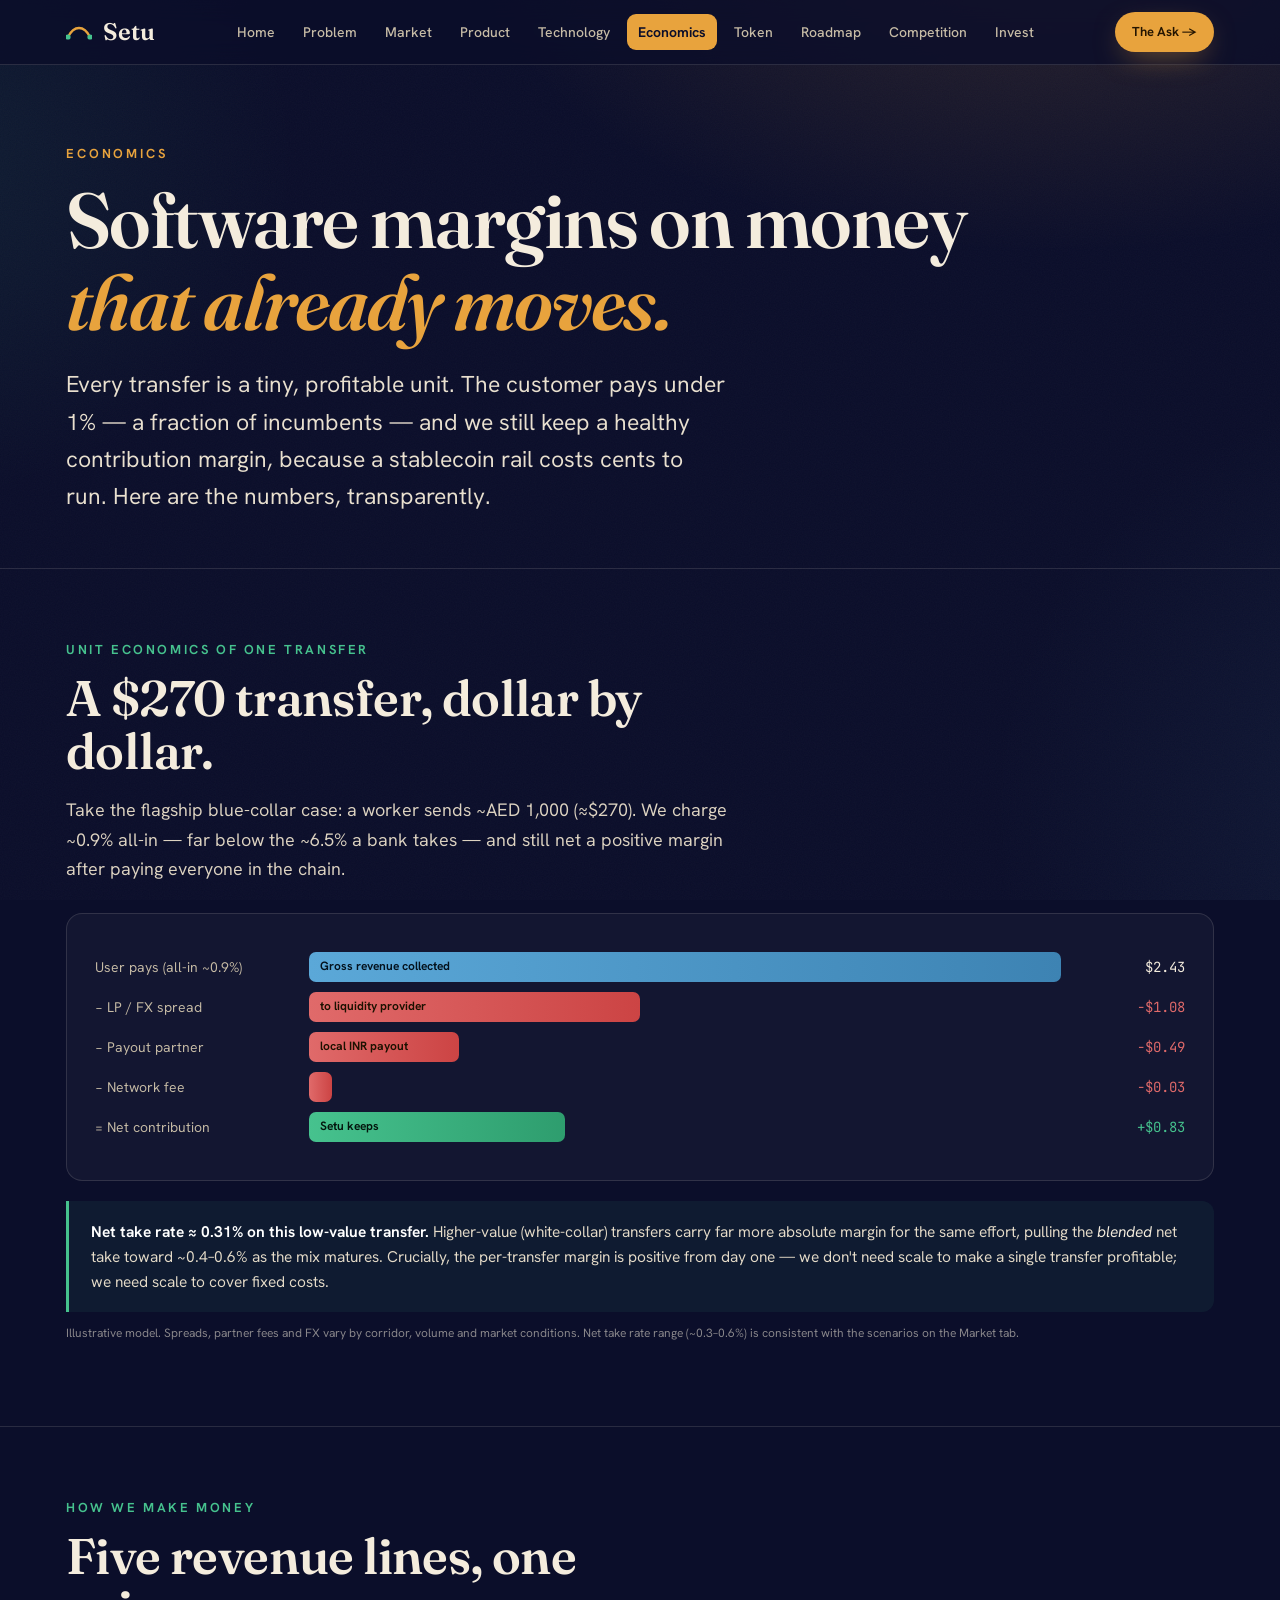
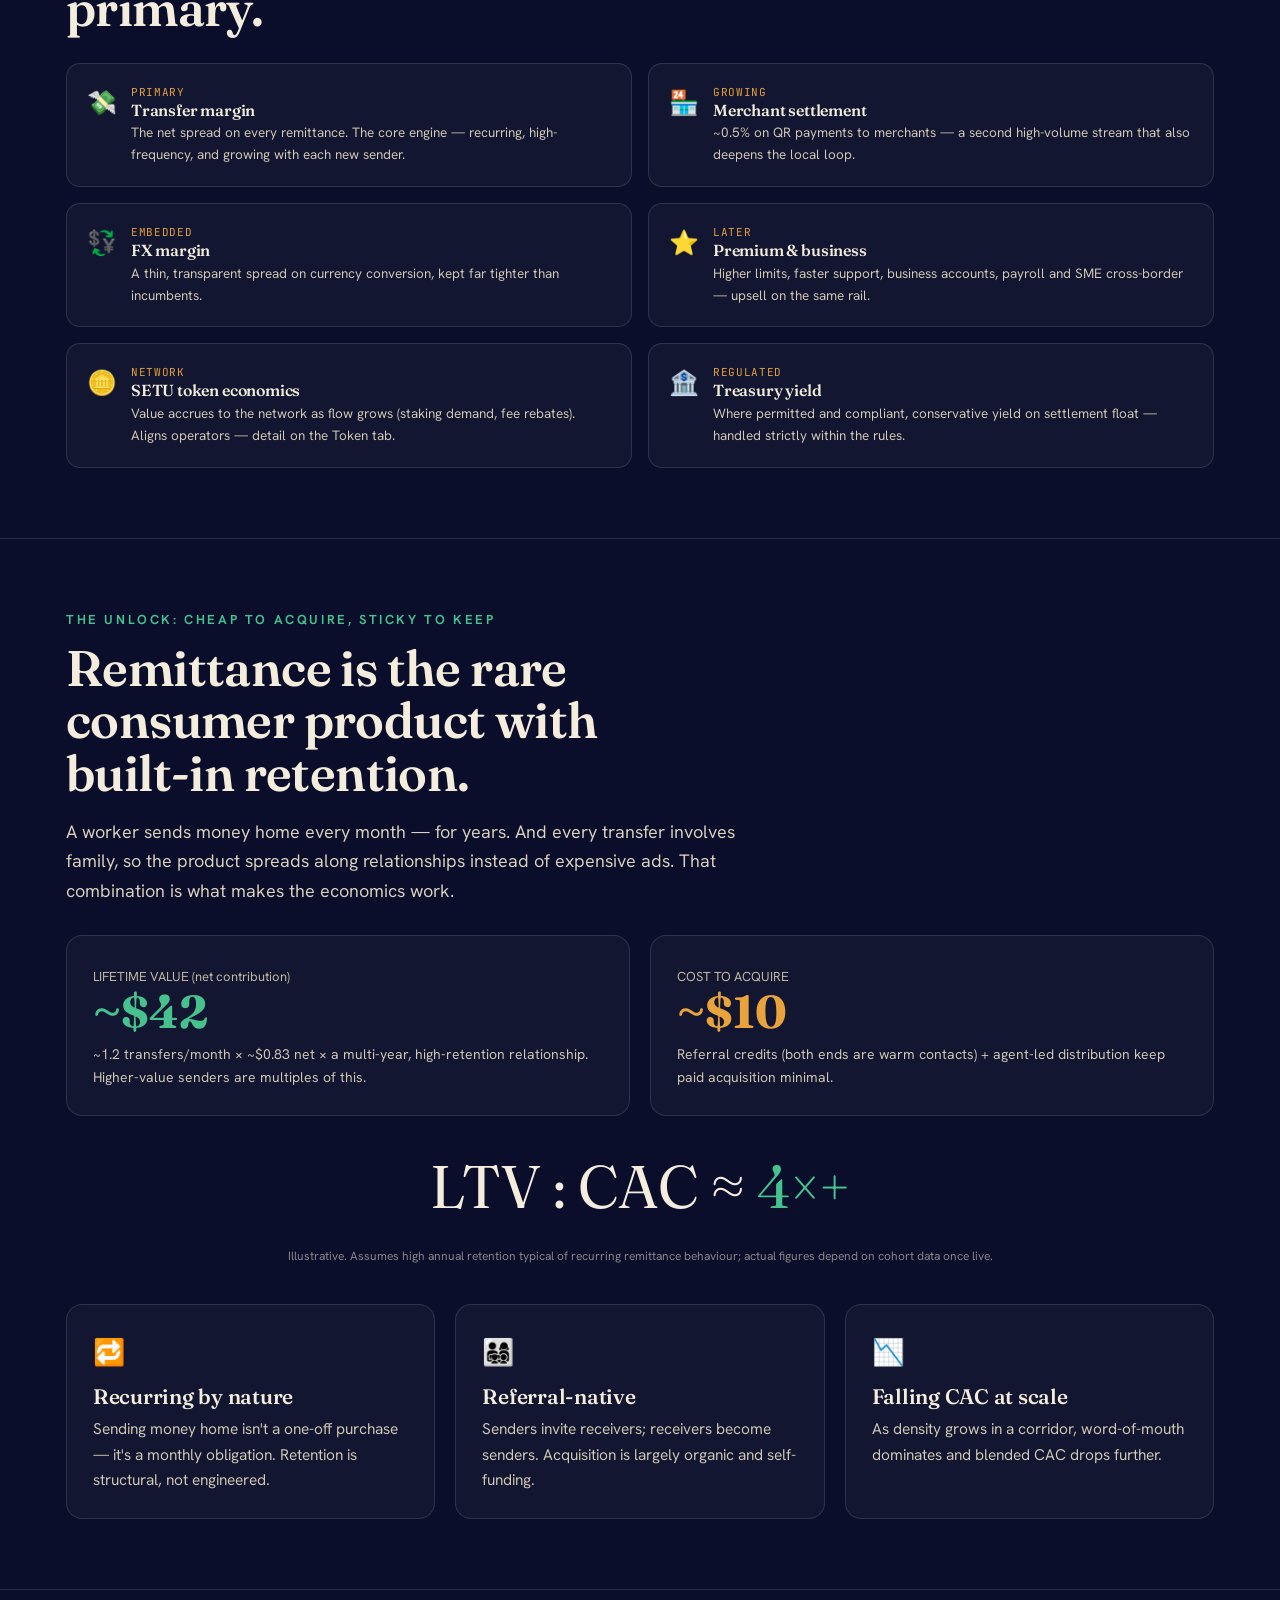
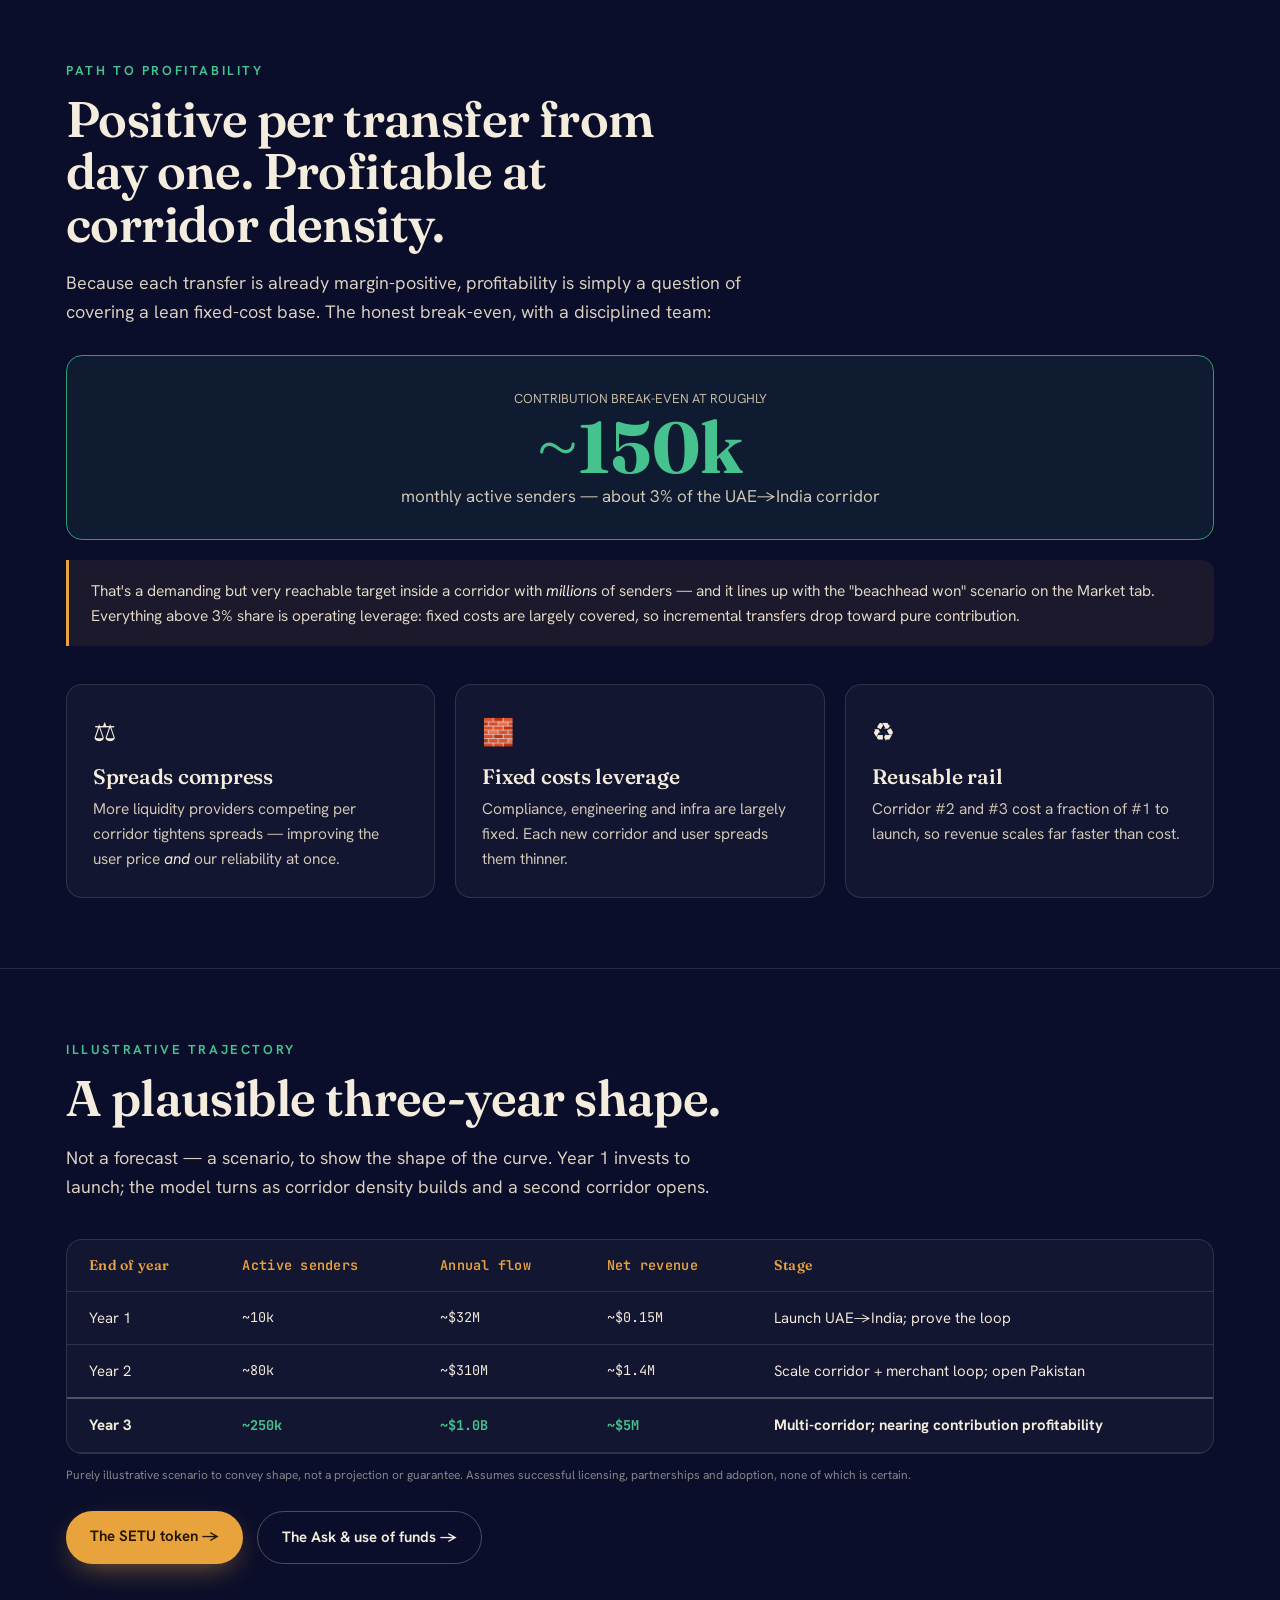
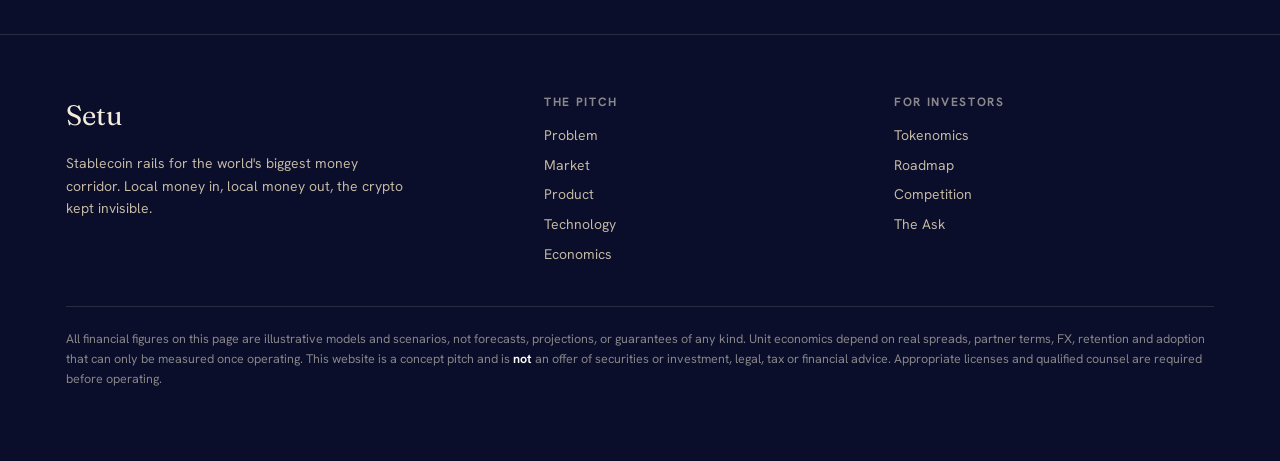
<file: economics.html>
<!doctype html>
<html lang="en">
<head>
<meta charset="utf-8" />
<meta name="viewport" content="width=device-width, initial-scale=1" />
<title>Setu — Economics · Software margins on money that already moves</title>
<meta name="description" content="The unit economics of a Setu transfer: contribution margin, revenue streams, LTV vs CAC, and a transparent path to profitability." />
<link rel="preconnect" href="https://fonts.googleapis.com">
<link rel="preconnect" href="https://fonts.gstatic.com" crossorigin>
<link href="https://fonts.googleapis.com/css2?family=Fraunces:ital,opsz,wght@0,9..144,300..900;1,9..144,400..700&family=Hanken+Grotesk:wght@300..800&family=JetBrains+Mono:wght@400;600&display=swap" rel="stylesheet">
<link rel="stylesheet" href="styles.css">
<style>
  .ec-hero{padding:78px 0 30px}
  .ec-hero h1{font-size:clamp(40px,6.4vw,78px);margin:.2em 0 .28em;font-weight:600;letter-spacing:-.02em}
  .ec-hero h1 .it{font-style:italic;color:var(--saffron)}
  /* waterfall */
  .wf{margin-top:30px;border:1px solid var(--line);border-radius:var(--r);padding:28px;background:var(--panel)}
  .wf .row{display:grid;grid-template-columns:200px 1fr 110px;align-items:center;gap:14px;margin:10px 0}
  @media(max-width:680px){.wf .row{grid-template-columns:120px 1fr 78px}}
  .wf .lab{font-size:14px;color:var(--cream-dim)}
  .wf .tk{height:30px;border-radius:7px;display:flex;align-items:center;padding-left:11px;font-size:12px;font-weight:650;color:#1c1100}
  .wf .gross{background:linear-gradient(90deg,#5BA8D8,#3d83b3);color:#04121d}
  .wf .cost{background:linear-gradient(90deg,#E06A6A,#c44)}
  .wf .net{background:linear-gradient(90deg,#46C28E,#2e9d6e);color:#04150d}
  .wf .amt{font-family:"JetBrains Mono";font-size:14px;text-align:right}
  .wf .amt.pos{color:var(--jade)}.wf .amt.neg{color:var(--rose)}
  .src{font-size:12px;color:var(--cream-faint);margin-top:12px}
  /* ltv cac */
  .ltvcac{display:grid;grid-template-columns:1fr 1fr;gap:20px;margin-top:30px}
  @media(max-width:680px){.ltvcac{grid-template-columns:1fr}}
  .ltvcac .box{border:1px solid var(--line);border-radius:var(--r);padding:26px;background:var(--panel)}
  .ltvcac .box b{font-family:"Fraunces";font-size:46px;display:block;line-height:1}
  .ltvcac .box.l b{color:var(--jade)}.ltvcac .box.c b{color:var(--saffron)}
  .ratio{text-align:center;margin-top:22px;font-family:"Fraunces";font-size:clamp(34px,6vw,60px);color:var(--cream)}
  .ratio span{color:var(--jade)}
  .streams{display:grid;grid-template-columns:repeat(2,1fr);gap:16px;margin-top:28px}
  @media(max-width:760px){.streams{grid-template-columns:1fr}}
  .streams .s{border:1px solid var(--line);border-radius:14px;padding:20px;background:var(--panel);display:flex;gap:14px}
  .streams .s .ic{font-size:24px}
  .streams .s h4{margin:0 0 4px;font-size:16px}
  .streams .s p{margin:0;font-size:13.5px;color:#d4cab7}
  .streams .s .pri{font-family:"JetBrains Mono";font-size:11px;color:var(--saffron);letter-spacing:.06em}
  .breakeven{border:1px solid var(--jade-deep);border-radius:var(--r);padding:28px;background:rgba(70,194,142,.07);margin-top:28px;text-align:center}
  .breakeven b{font-family:"Fraunces";font-size:clamp(40px,8vw,72px);color:var(--jade);display:block;line-height:1}
</style>
</head>
<body>

<!-- ============ NAV ============ -->
<header class="nav">
  <div class="wrap">
    <a class="brand" href="index.html">
      <svg width="26" height="26" viewBox="0 0 26 26"><path d="M2 18 C8 6, 18 6, 24 18" stroke="#E8A33D" stroke-width="2.4" fill="none" stroke-linecap="round"/><circle cx="2" cy="18" r="2.6" fill="#46C28E"/><circle cx="24" cy="18" r="2.6" fill="#46C28E"/></svg>
      Setu
    </a>
    <nav>
      <a href="index.html">Home</a>
      <a href="problem.html">Problem</a>
      <a href="market.html">Market</a>
      <a href="product.html">Product</a>
      <a href="technology.html">Technology</a>
      <a href="economics.html" class="active">Economics</a>
      <a href="tokenomics.html">Token</a>
      <a href="roadmap.html">Roadmap</a>
      <a href="competition.html">Competition</a>
      <a href="invest.html">Invest</a>
    </nav>
    <a class="btn solid sm navcta" href="invest.html">The Ask →</a>
  </div>
</header>

<!-- ============ HERO ============ -->
<div class="ec-hero">
  <div class="wrap">
    <div class="eyebrow">Economics</div>
    <h1>Software margins on money<br><span class="it">that already moves.</span></h1>
    <p class="lede">Every transfer is a tiny, profitable unit. The customer pays under 1% — a fraction of incumbents — and we still keep a healthy contribution margin, because a stablecoin rail costs cents to run. Here are the numbers, transparently.</p>
  </div>
</div>

<!-- ============ UNIT ECONOMICS WATERFALL ============ -->
<section>
  <div class="wrap">
    <div class="kicker rv">Unit economics of one transfer</div>
    <h2 class="big rv">A $270 transfer, dollar by dollar.</h2>
    <p class="sub rv">Take the flagship blue-collar case: a worker sends ~AED 1,000 (≈$270). We charge ~0.9% all-in — far below the ~6.5% a bank takes — and still net a positive margin after paying everyone in the chain.</p>

    <div class="wf rv">
      <div class="row"><span class="lab">User pays (all-in ~0.9%)</span><div class="tk gross" style="width:100%">Gross revenue collected</div><span class="amt">$2.43</span></div>
      <div class="row"><span class="lab">− LP / FX spread</span><div class="tk cost" style="width:44%">to liquidity provider</div><span class="amt neg">−$1.08</span></div>
      <div class="row"><span class="lab">− Payout partner</span><div class="tk cost" style="width:20%">local INR payout</div><span class="amt neg">−$0.49</span></div>
      <div class="row"><span class="lab">− Network fee</span><div class="tk cost" style="width:3%"></div><span class="amt neg">−$0.03</span></div>
      <div class="row"><span class="lab">= Net contribution</span><div class="tk net" style="width:34%">Setu keeps</div><span class="amt pos">+$0.83</span></div>
    </div>
    <div class="note good rv"><strong>Net take rate ≈ 0.31% on this low-value transfer.</strong> Higher-value (white-collar) transfers carry far more absolute margin for the same effort, pulling the <em>blended</em> net take toward ~0.4–0.6% as the mix matures. Crucially, the per-transfer margin is positive from day one — we don't need scale to make a single transfer profitable; we need scale to cover fixed costs.</div>
    <p class="src">Illustrative model. Spreads, partner fees and FX vary by corridor, volume and market conditions. Net take rate range (~0.3–0.6%) is consistent with the scenarios on the Market tab.</p>
  </div>
</section>

<!-- ============ REVENUE STREAMS ============ -->
<section>
  <div class="wrap">
    <div class="kicker rv">How we make money</div>
    <h2 class="big rv">Five revenue lines, one primary.</h2>
    <div class="streams rv">
      <div class="s"><span class="ic">💸</span><div><div class="pri">PRIMARY</div><h4>Transfer margin</h4><p>The net spread on every remittance. The core engine — recurring, high-frequency, and growing with each new sender.</p></div></div>
      <div class="s"><span class="ic">🏪</span><div><div class="pri">GROWING</div><h4>Merchant settlement</h4><p>~0.5% on QR payments to merchants — a second high-volume stream that also deepens the local loop.</p></div></div>
      <div class="s"><span class="ic">💱</span><div><div class="pri">EMBEDDED</div><h4>FX margin</h4><p>A thin, transparent spread on currency conversion, kept far tighter than incumbents.</p></div></div>
      <div class="s"><span class="ic">⭐</span><div><div class="pri">LATER</div><h4>Premium &amp; business</h4><p>Higher limits, faster support, business accounts, payroll and SME cross-border — upsell on the same rail.</p></div></div>
      <div class="s"><span class="ic">🪙</span><div><div class="pri">NETWORK</div><h4>SETU token economics</h4><p>Value accrues to the network as flow grows (staking demand, fee rebates). Aligns operators — detail on the Token tab.</p></div></div>
      <div class="s"><span class="ic">🏦</span><div><div class="pri">REGULATED</div><h4>Treasury yield</h4><p>Where permitted and compliant, conservative yield on settlement float — handled strictly within the rules.</p></div></div>
    </div>
  </div>
</section>

<!-- ============ LTV / CAC ============ -->
<section>
  <div class="wrap">
    <div class="kicker rv">The unlock: cheap to acquire, sticky to keep</div>
    <h2 class="big rv">Remittance is the rare consumer product with built-in retention.</h2>
    <p class="sub rv">A worker sends money home every month — for years. And every transfer involves family, so the product spreads along relationships instead of expensive ads. That combination is what makes the economics work.</p>

    <div class="ltvcac rv">
      <div class="box l">
        <span style="color:var(--cream-dim);font-size:13px">LIFETIME VALUE (net contribution)</span>
        <b>~$42</b>
        <p style="margin:8px 0 0;color:#d4cab7;font-size:14px">~1.2 transfers/month × ~$0.83 net × a multi-year, high-retention relationship. Higher-value senders are multiples of this.</p>
      </div>
      <div class="box c">
        <span style="color:var(--cream-dim);font-size:13px">COST TO ACQUIRE</span>
        <b>~$10</b>
        <p style="margin:8px 0 0;color:#d4cab7;font-size:14px">Referral credits (both ends are warm contacts) + agent-led distribution keep paid acquisition minimal.</p>
      </div>
    </div>
    <div class="ratio rv">LTV : CAC ≈ <span>4×+</span></div>
    <p class="src center">Illustrative. Assumes high annual retention typical of recurring remittance behaviour; actual figures depend on cohort data once live.</p>

    <div class="mt grid3">
      <div class="card rv"><span class="ic">🔁</span><h3>Recurring by nature</h3><p>Sending money home isn't a one-off purchase — it's a monthly obligation. Retention is structural, not engineered.</p></div>
      <div class="card rv d1"><span class="ic">👨‍👩‍👧‍👦</span><h3>Referral-native</h3><p>Senders invite receivers; receivers become senders. Acquisition is largely organic and self-funding.</p></div>
      <div class="card rv d2"><span class="ic">📉</span><h3>Falling CAC at scale</h3><p>As density grows in a corridor, word-of-mouth dominates and blended CAC drops further.</p></div>
    </div>
  </div>
</section>

<!-- ============ PATH TO PROFITABILITY ============ -->
<section>
  <div class="wrap">
    <div class="kicker rv">Path to profitability</div>
    <h2 class="big rv">Positive per transfer from day one. Profitable at corridor density.</h2>
    <p class="sub rv">Because each transfer is already margin-positive, profitability is simply a question of covering a lean fixed-cost base. The honest break-even, with a disciplined team:</p>

    <div class="breakeven rv">
      <span style="color:var(--cream-dim);font-size:13px">CONTRIBUTION BREAK-EVEN AT ROUGHLY</span>
      <b>~150k</b>
      <span style="color:#d4cab7">monthly active senders — about 3% of the UAE→India corridor</span>
    </div>
    <div class="note rv">That's a demanding but very reachable target inside a corridor with <em>millions</em> of senders — and it lines up with the "beachhead won" scenario on the Market tab. Everything above 3% share is operating leverage: fixed costs are largely covered, so incremental transfers drop toward pure contribution.</div>

    <div class="mt grid3">
      <div class="card rv"><span class="ic">⚖️</span><h3>Spreads compress</h3><p>More liquidity providers competing per corridor tightens spreads — improving the user price <em>and</em> our reliability at once.</p></div>
      <div class="card rv d1"><span class="ic">🧱</span><h3>Fixed costs leverage</h3><p>Compliance, engineering and infra are largely fixed. Each new corridor and user spreads them thinner.</p></div>
      <div class="card rv d2"><span class="ic">♻️</span><h3>Reusable rail</h3><p>Corridor #2 and #3 cost a fraction of #1 to launch, so revenue scales far faster than cost.</p></div>
    </div>
  </div>
</section>

<!-- ============ ILLUSTRATIVE TRAJECTORY ============ -->
<section>
  <div class="wrap">
    <div class="kicker rv">Illustrative trajectory</div>
    <h2 class="big rv">A plausible three-year shape.</h2>
    <p class="sub rv">Not a forecast — a scenario, to show the shape of the curve. Year 1 invests to launch; the model turns as corridor density builds and a second corridor opens.</p>

    <div class="tablewrap mt rv">
      <table>
        <tr><th>End of year</th><th class="mono">Active senders</th><th class="mono">Annual flow</th><th class="mono">Net revenue</th><th>Stage</th></tr>
        <tr><td>Year 1</td><td class="mono">~10k</td><td class="mono">~$32M</td><td class="mono">~$0.15M</td><td>Launch UAE→India; prove the loop</td></tr>
        <tr><td>Year 2</td><td class="mono">~80k</td><td class="mono">~$310M</td><td class="mono">~$1.4M</td><td>Scale corridor + merchant loop; open Pakistan</td></tr>
        <tr class="total"><td>Year 3</td><td class="mono">~250k</td><td class="mono">~$1.0B</td><td class="mono">~$5M</td><td>Multi-corridor; nearing contribution profitability</td></tr>
      </table>
    </div>
    <p class="src">Purely illustrative scenario to convey shape, not a projection or guarantee. Assumes successful licensing, partnerships and adoption, none of which is certain.</p>
    <div class="ctarow mt"><a class="btn solid" href="tokenomics.html">The SETU token →</a><a class="btn ghost" href="invest.html">The Ask &amp; use of funds →</a></div>
  </div>
</section>

<!-- ============ FOOTER ============ -->
<footer>
  <div class="wrap">
    <div class="footgrid">
      <div>
        <div class="foothead">Setu</div>
        <p style="max-width:340px">Stablecoin rails for the world's biggest money corridor. Local money in, local money out, the crypto kept invisible.</p>
      </div>
      <div>
        <h5>The pitch</h5>
        <ul>
          <li><a href="problem.html">Problem</a></li>
          <li><a href="market.html">Market</a></li>
          <li><a href="product.html">Product</a></li>
          <li><a href="technology.html">Technology</a></li>
          <li><a href="economics.html">Economics</a></li>
        </ul>
      </div>
      <div>
        <h5>For investors</h5>
        <ul>
          <li><a href="tokenomics.html">Tokenomics</a></li>
          <li><a href="roadmap.html">Roadmap</a></li>
          <li><a href="competition.html">Competition</a></li>
          <li><a href="invest.html">The Ask</a></li>
        </ul>
      </div>
    </div>
    <div class="footnote">
      All financial figures on this page are illustrative models and scenarios, not forecasts, projections, or guarantees of any kind. Unit economics depend on real spreads, partner terms, FX, retention and adoption that can only be measured once operating. This website is a concept pitch and is <strong>not</strong> an offer of securities or investment, legal, tax or financial advice. Appropriate licenses and qualified counsel are required before operating.
    </div>
  </div>
</footer>

<script>
  const io=new IntersectionObserver((es)=>{es.forEach(e=>{if(e.isIntersecting){e.target.classList.add('in');io.unobserve(e.target)}})},{threshold:.1});
  document.querySelectorAll('.rv').forEach(el=>io.observe(el));
</script>
</body>
</html>
</file>
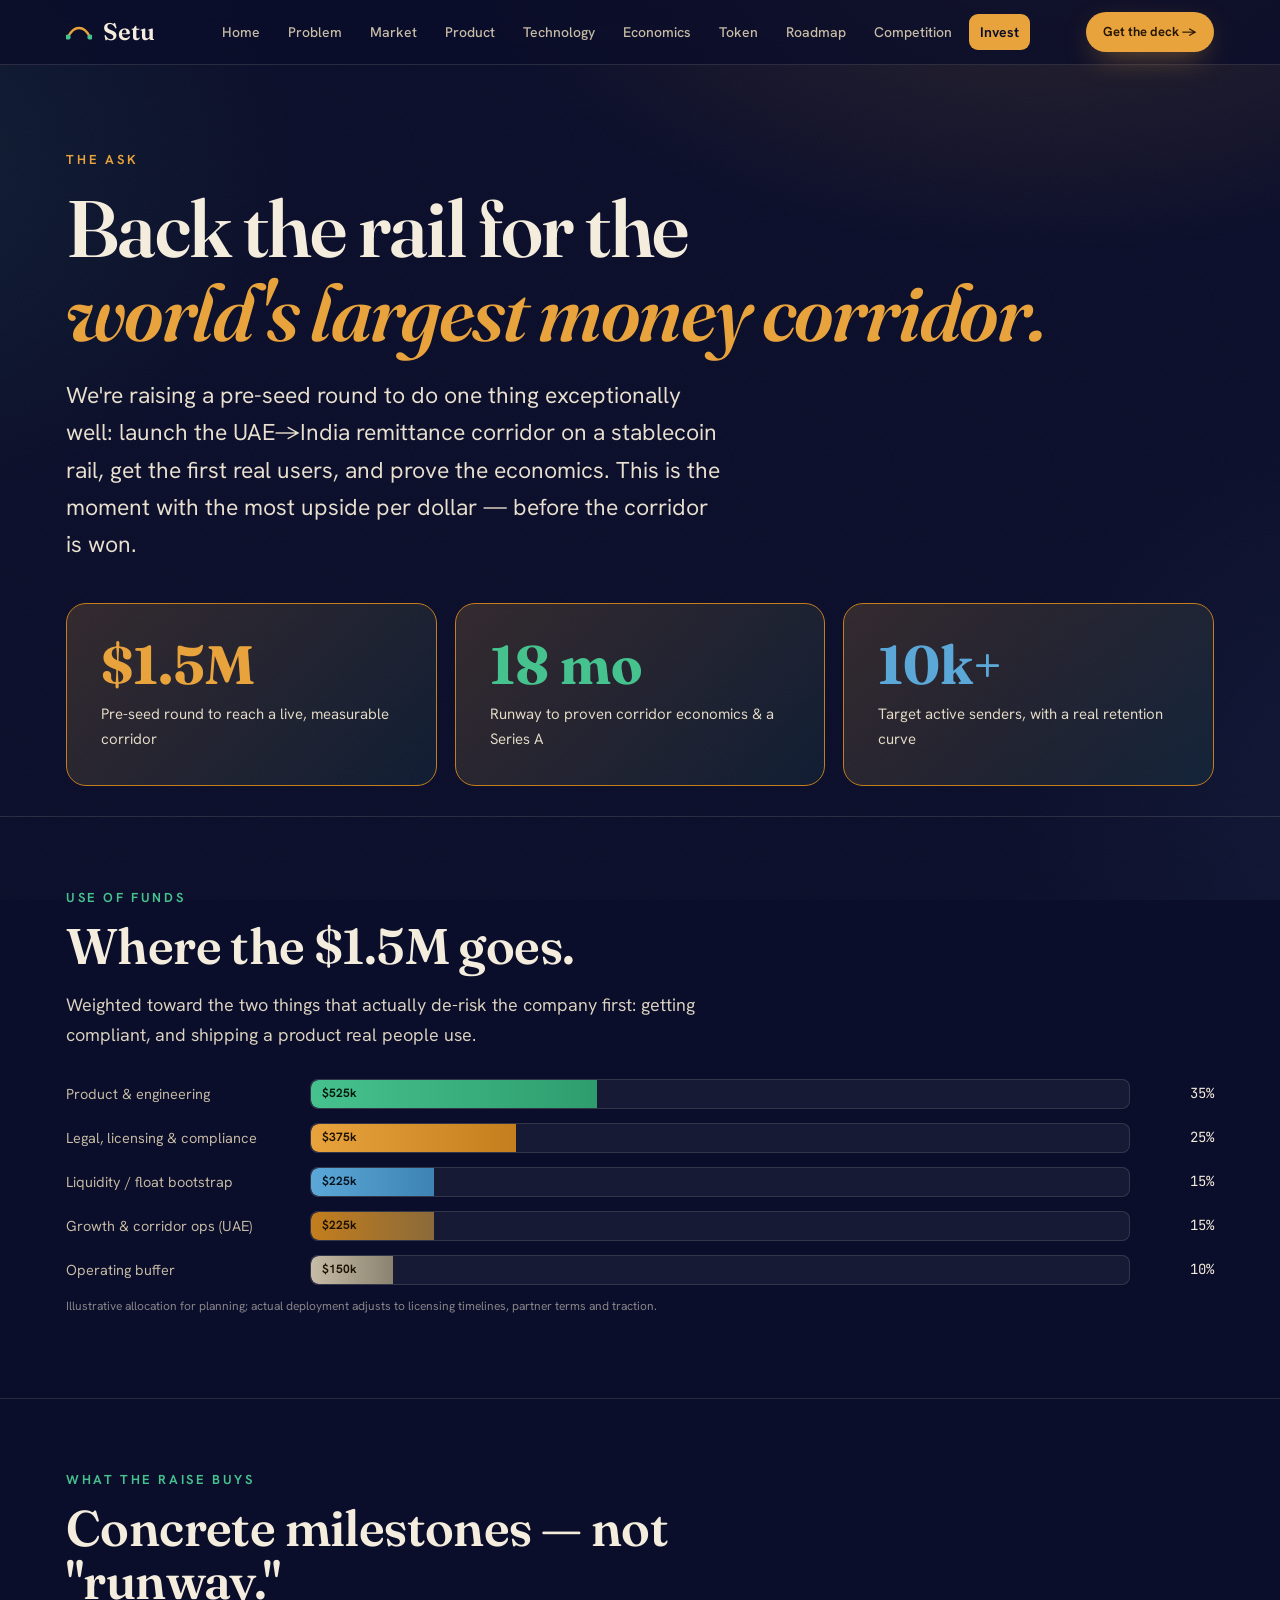
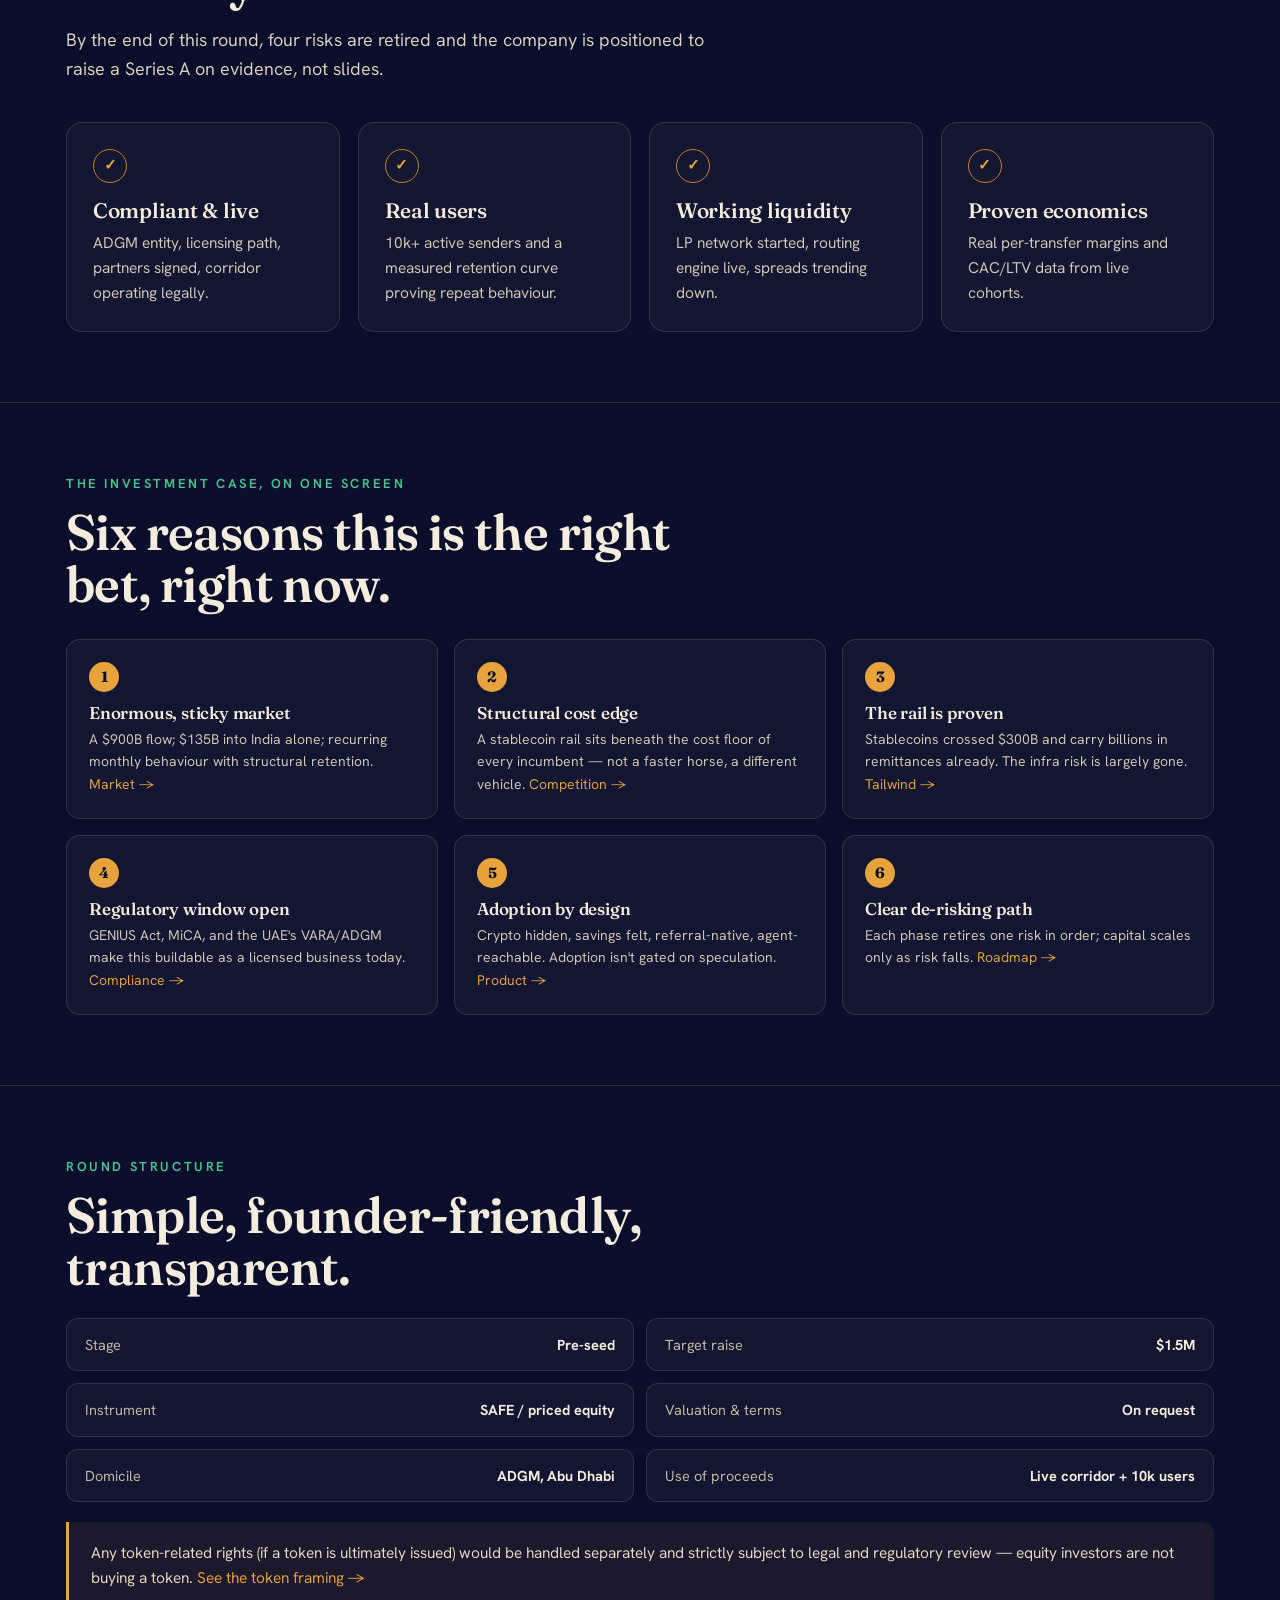
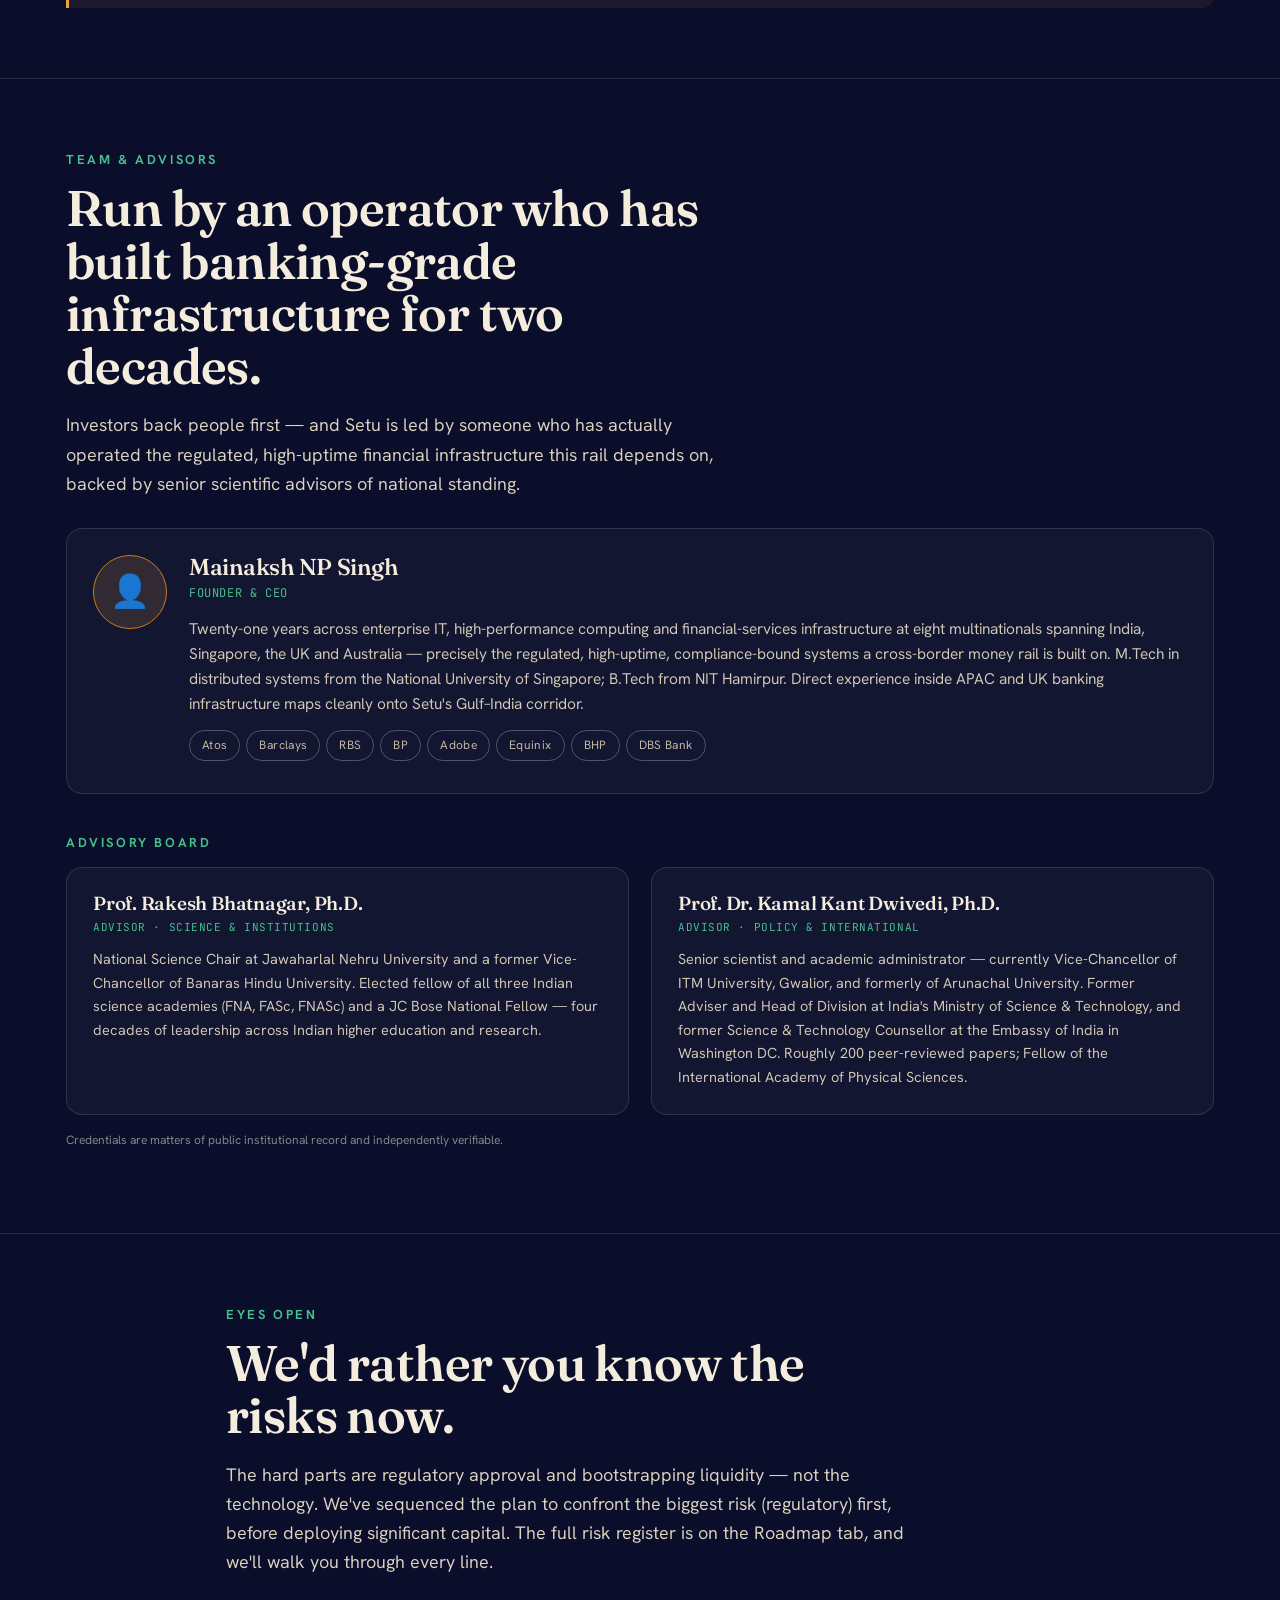
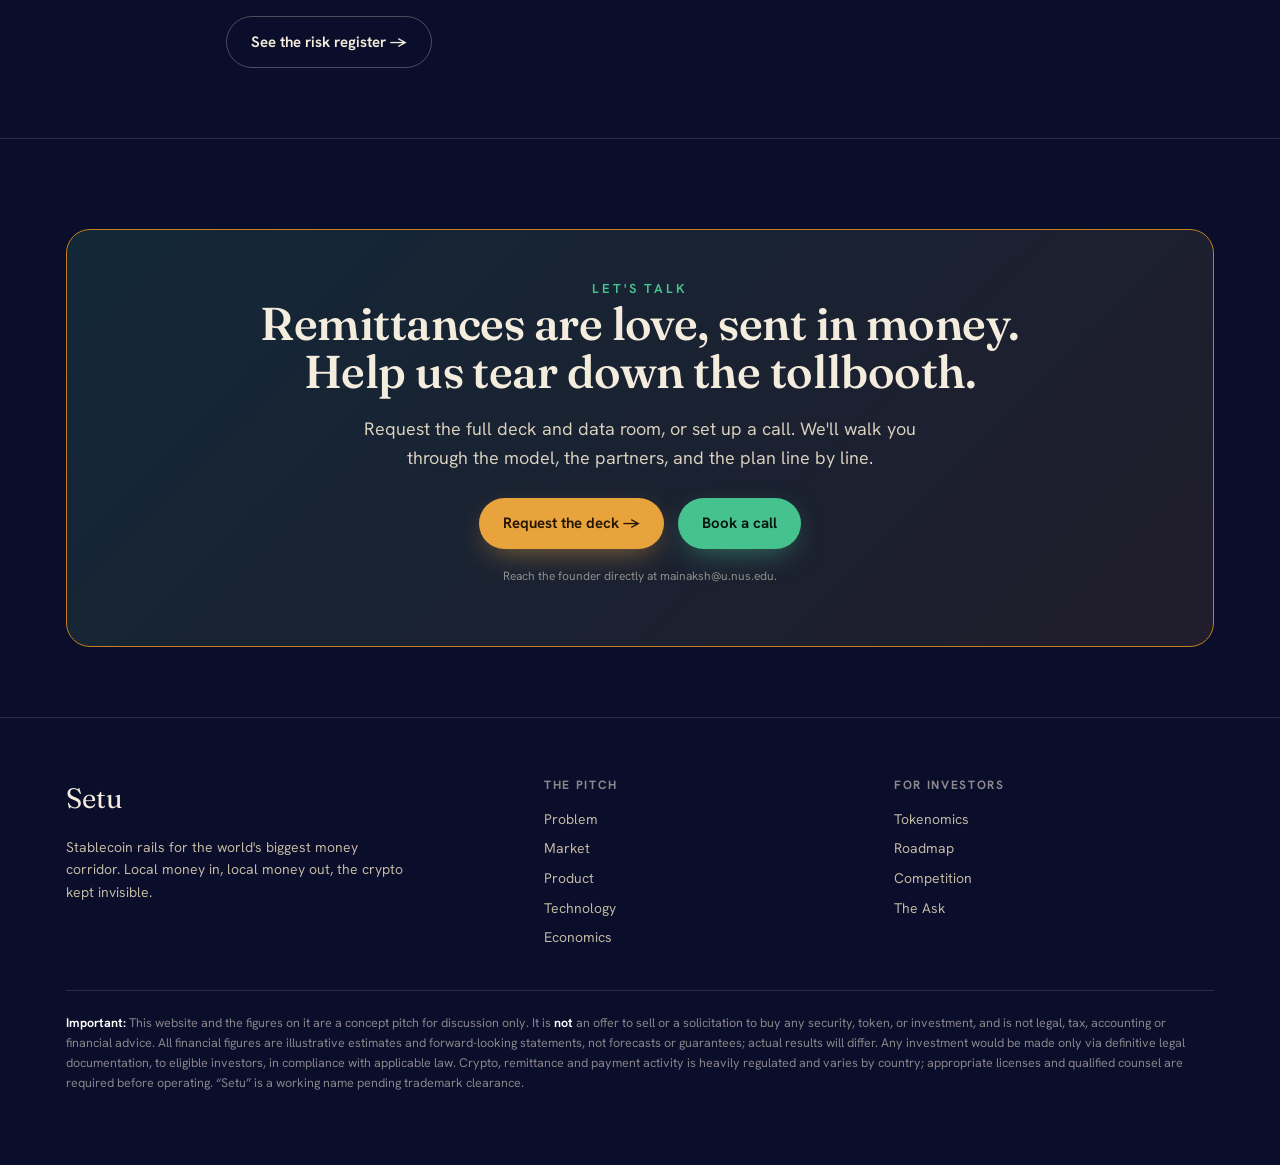
<file: invest.html>
<!doctype html>
<html lang="en">
<head>
<meta charset="utf-8" />
<meta name="viewport" content="width=device-width, initial-scale=1" />
<title>Setu — Invest · Back the rail for the world's largest money corridor</title>
<meta name="description" content="Setu is raising a pre-seed round to launch the UAE→India remittance corridor on a stablecoin rail. The ask, use of funds, milestones, and the investment case." />
<link rel="preconnect" href="https://fonts.googleapis.com">
<link rel="preconnect" href="https://fonts.gstatic.com" crossorigin>
<link href="https://fonts.googleapis.com/css2?family=Fraunces:ital,opsz,wght@0,9..144,300..900;1,9..144,400..700&family=Hanken+Grotesk:wght@300..800&family=JetBrains+Mono:wght@400;600&display=swap" rel="stylesheet">
<link rel="stylesheet" href="styles.css">
<style>
  .iv-hero{padding:84px 0 30px;position:relative;overflow:hidden}
  .iv-hero h1{font-size:clamp(40px,6.4vw,80px);margin:.2em 0 .28em;font-weight:600;letter-spacing:-.02em}
  .iv-hero h1 .it{font-style:italic;color:var(--saffron)}
  .askgrid{display:grid;grid-template-columns:repeat(3,1fr);gap:18px;margin-top:40px}
  @media(max-width:760px){.askgrid{grid-template-columns:1fr}}
  .askbig{background:linear-gradient(135deg,rgba(232,163,61,.18),rgba(70,194,142,.08));border:1px solid var(--saffron-deep);border-radius:20px;padding:34px}
  .askbig b{font-family:"Fraunces";font-size:54px;color:var(--saffron);display:block;line-height:1}
  .askbig.jade b{color:var(--jade)}.askbig.sky b{color:var(--sky)}
  .askbig span{display:block;margin-top:10px;color:#e6dcc9;font-size:15px}
  /* use of funds */
  .uof{margin-top:30px;display:grid;gap:14px}
  .ufrow{display:grid;grid-template-columns:230px 1fr 70px;align-items:center;gap:14px}
  @media(max-width:680px){.ufrow{grid-template-columns:150px 1fr 56px}}
  .ufrow .lab{font-size:14.5px;color:var(--cream-dim)}
  .uftrack{height:30px;background:rgba(255,255,255,.05);border:1px solid var(--line);border-radius:8px;overflow:hidden}
  .uffill{height:100%;border-radius:8px 0 0 8px;display:flex;align-items:center;padding-left:11px;font-size:12px;font-weight:650;color:#1c1100}
  .ufrow .pct{font-family:"JetBrains Mono";font-size:14px;text-align:right;color:var(--cream)}
  .src{font-size:12px;color:var(--cream-faint);margin-top:12px}
  /* bull case */
  .bull{display:grid;grid-template-columns:repeat(3,1fr);gap:16px;margin-top:28px}
  @media(max-width:820px){.bull{grid-template-columns:1fr}}
  .bull .b{border:1px solid var(--line);border-radius:14px;padding:22px;background:var(--panel)}
  .bull .b .n{font-family:"Fraunces";font-size:15px;color:var(--ink);background:var(--saffron);width:30px;height:30px;border-radius:50%;display:flex;align-items:center;justify-content:center;font-weight:700;margin-bottom:12px}
  .bull .b h3{margin:0 0 6px;font-size:17px}
  .bull .b p{margin:0;font-size:14px;color:#d4cab7}
  /* team */
  .team{display:grid;grid-template-columns:repeat(3,1fr);gap:18px;margin-top:28px}
  @media(max-width:760px){.team{grid-template-columns:1fr}}
  .team .t{border:1px dashed var(--line-strong);border-radius:16px;padding:24px;background:var(--panel);text-align:center}
  .team .t .av{width:70px;height:70px;border-radius:50%;margin:0 auto 14px;background:rgba(232,163,61,.12);border:1px solid var(--saffron-deep);display:flex;align-items:center;justify-content:center;font-size:30px}
  .team .t h4{margin:0 0 2px;font-size:17px}
  .team .t .role{font-family:"JetBrains Mono";font-size:12px;color:var(--jade)}
  .team .t p{margin:10px 0 0;font-size:13px;color:var(--cream-faint)}
  /* CTA block */
  .closecta{background:linear-gradient(135deg,rgba(70,194,142,.14),rgba(232,163,61,.10));border:1px solid var(--saffron-deep);border-radius:24px;padding:48px;text-align:center;margin-top:20px}
  .closecta h2{font-size:clamp(28px,4.4vw,46px);margin:0 0 14px}
  .terms{display:grid;grid-template-columns:repeat(2,1fr);gap:12px;margin-top:24px}
  @media(max-width:680px){.terms{grid-template-columns:1fr}}
  .terms .row{display:flex;justify-content:space-between;border:1px solid var(--line);border-radius:12px;padding:14px 18px;background:var(--panel);font-size:14.5px}
  .terms .row span{color:var(--cream-dim)}.terms .row b{color:var(--cream)}
</style>
</head>
<body>

<!-- ============ NAV ============ -->
<header class="nav">
  <div class="wrap">
    <a class="brand" href="index.html">
      <svg width="26" height="26" viewBox="0 0 26 26"><path d="M2 18 C8 6, 18 6, 24 18" stroke="#E8A33D" stroke-width="2.4" fill="none" stroke-linecap="round"/><circle cx="2" cy="18" r="2.6" fill="#46C28E"/><circle cx="24" cy="18" r="2.6" fill="#46C28E"/></svg>
      Setu
    </a>
    <nav>
      <a href="index.html">Home</a>
      <a href="problem.html">Problem</a>
      <a href="market.html">Market</a>
      <a href="product.html">Product</a>
      <a href="technology.html">Technology</a>
      <a href="economics.html">Economics</a>
      <a href="tokenomics.html">Token</a>
      <a href="roadmap.html">Roadmap</a>
      <a href="competition.html">Competition</a>
      <a href="invest.html" class="active">Invest</a>
    </nav>
    <a class="btn solid sm navcta" href="#contact">Get the deck →</a>
  </div>
</header>

<!-- ============ HERO ============ -->
<div class="iv-hero">
  <div class="wrap">
    <div class="eyebrow">The Ask</div>
    <h1>Back the rail for the<br><span class="it">world's largest money corridor.</span></h1>
    <p class="lede">We're raising a pre-seed round to do one thing exceptionally well: launch the UAE→India remittance corridor on a stablecoin rail, get the first real users, and prove the economics. This is the moment with the most upside per dollar — before the corridor is won.</p>

    <div class="askgrid rv">
      <div class="askbig"><b>$1.5M</b><span>Pre-seed round to reach a live, measurable corridor</span></div>
      <div class="askbig jade"><b>18 mo</b><span>Runway to proven corridor economics &amp; a Series A</span></div>
      <div class="askbig sky"><b>10k+</b><span>Target active senders, with a real retention curve</span></div>
    </div>
  </div>
</div>

<!-- ============ USE OF FUNDS ============ -->
<section>
  <div class="wrap">
    <div class="kicker rv">Use of funds</div>
    <h2 class="big rv">Where the $1.5M goes.</h2>
    <p class="sub rv">Weighted toward the two things that actually de-risk the company first: getting compliant, and shipping a product real people use.</p>

    <div class="uof rv">
      <div class="ufrow"><span class="lab">Product &amp; engineering</span><div class="uftrack"><div class="uffill" style="width:35%;background:linear-gradient(90deg,#46C28E,#2e9d6e);color:#04150d">$525k</div></div><span class="pct">35%</span></div>
      <div class="ufrow"><span class="lab">Legal, licensing &amp; compliance</span><div class="uftrack"><div class="uffill" style="width:25%;background:linear-gradient(90deg,#E8A33D,#c47e1d)">$375k</div></div><span class="pct">25%</span></div>
      <div class="ufrow"><span class="lab">Liquidity / float bootstrap</span><div class="uftrack"><div class="uffill" style="width:15%;background:linear-gradient(90deg,#5BA8D8,#3d83b3);color:#04121d">$225k</div></div><span class="pct">15%</span></div>
      <div class="ufrow"><span class="lab">Growth &amp; corridor ops (UAE)</span><div class="uftrack"><div class="uffill" style="width:15%;background:linear-gradient(90deg,#c47e1d,#8a6a3a)">$225k</div></div><span class="pct">15%</span></div>
      <div class="ufrow"><span class="lab">Operating buffer</span><div class="uftrack"><div class="uffill" style="width:10%;background:linear-gradient(90deg,#c7bca6,#8a8270);color:#1c1100">$150k</div></div><span class="pct">10%</span></div>
    </div>
    <p class="src">Illustrative allocation for planning; actual deployment adjusts to licensing timelines, partner terms and traction.</p>
  </div>
</section>

<!-- ============ WHAT IT BUYS ============ -->
<section>
  <div class="wrap">
    <div class="kicker rv">What the raise buys</div>
    <h2 class="big rv">Concrete milestones — not "runway."</h2>
    <p class="sub rv">By the end of this round, four risks are retired and the company is positioned to raise a Series A on evidence, not slides.</p>
    <div class="mt grid4 keep2 rv">
      <div class="card"><div class="num">✓</div><h3>Compliant &amp; live</h3><p>ADGM entity, licensing path, partners signed, corridor operating legally.</p></div>
      <div class="card"><div class="num">✓</div><h3>Real users</h3><p>10k+ active senders and a measured retention curve proving repeat behaviour.</p></div>
      <div class="card"><div class="num">✓</div><h3>Working liquidity</h3><p>LP network started, routing engine live, spreads trending down.</p></div>
      <div class="card"><div class="num">✓</div><h3>Proven economics</h3><p>Real per-transfer margins and CAC/LTV data from live cohorts.</p></div>
    </div>
  </div>
</section>

<!-- ============ BULL CASE ============ -->
<section>
  <div class="wrap">
    <div class="kicker rv">The investment case, on one screen</div>
    <h2 class="big rv">Six reasons this is the right bet, right now.</h2>
    <div class="bull rv">
      <div class="b"><div class="n">1</div><h3>Enormous, sticky market</h3><p>A $900B flow; $135B into India alone; recurring monthly behaviour with structural retention. <a href="market.html">Market →</a></p></div>
      <div class="b"><div class="n">2</div><h3>Structural cost edge</h3><p>A stablecoin rail sits beneath the cost floor of every incumbent — not a faster horse, a different vehicle. <a href="competition.html">Competition →</a></p></div>
      <div class="b"><div class="n">3</div><h3>The rail is proven</h3><p>Stablecoins crossed $300B and carry billions in remittances already. The infra risk is largely gone. <a href="market.html">Tailwind →</a></p></div>
      <div class="b"><div class="n">4</div><h3>Regulatory window open</h3><p>GENIUS Act, MiCA, and the UAE's VARA/ADGM make this buildable as a licensed business today. <a href="technology.html">Compliance →</a></p></div>
      <div class="b"><div class="n">5</div><h3>Adoption by design</h3><p>Crypto hidden, savings felt, referral-native, agent-reachable. Adoption isn't gated on speculation. <a href="product.html">Product →</a></p></div>
      <div class="b"><div class="n">6</div><h3>Clear de-risking path</h3><p>Each phase retires one risk in order; capital scales only as risk falls. <a href="roadmap.html">Roadmap →</a></p></div>
    </div>
  </div>
</section>

<!-- ============ ROUND STRUCTURE ============ -->
<section>
  <div class="wrap">
    <div class="kicker rv">Round structure</div>
    <h2 class="big rv">Simple, founder-friendly, transparent.</h2>
    <div class="terms rv">
      <div class="row"><span>Stage</span><b>Pre-seed</b></div>
      <div class="row"><span>Target raise</span><b>$1.5M</b></div>
      <div class="row"><span>Instrument</span><b>SAFE / priced equity</b></div>
      <div class="row"><span>Valuation &amp; terms</span><b>On request</b></div>
      <div class="row"><span>Domicile</span><b>ADGM, Abu Dhabi</b></div>
      <div class="row"><span>Use of proceeds</span><b>Live corridor + 10k users</b></div>
    </div>
    <div class="note rv">Any token-related rights (if a token is ultimately issued) would be handled separately and strictly subject to legal and regulatory review — equity investors are not buying a token. <a href="tokenomics.html">See the token framing →</a></div>
  </div>
</section>

<!-- ============ TEAM ============ -->
<section>
  <div class="wrap">
    <div class="kicker rv">Team &amp; advisors</div>
    <h2 class="big rv">Run by an operator who has built banking-grade infrastructure for two decades.</h2>
    <p class="sub rv">Investors back people first — and Setu is led by someone who has actually operated the regulated, high-uptime financial infrastructure this rail depends on, backed by senior scientific advisors of national standing.</p>

    <!-- Founder -->
    <div class="card rv" style="margin-top:30px">
      <div style="display:grid;grid-template-columns:auto 1fr;gap:22px;align-items:start">
        <div style="width:74px;height:74px;border-radius:50%;flex:none;display:flex;align-items:center;justify-content:center;font-size:32px;background:rgba(232,163,61,.14);border:1px solid var(--saffron-deep)">👤</div>
        <div>
          <h3 style="font-size:23px;margin:0">Mainaksh NP Singh</h3>
          <div style="font-family:'JetBrains Mono';font-size:12px;color:var(--jade);letter-spacing:.05em;margin:5px 0 12px">FOUNDER &amp; CEO</div>
          <p style="margin:0 0 14px;color:#d4cab7;font-size:15.5px">Twenty-one years across enterprise IT, high-performance computing and financial-services infrastructure at eight multinationals spanning India, Singapore, the UK and Australia — precisely the regulated, high-uptime, compliance-bound systems a cross-border money rail is built on. M.Tech in distributed systems from the National University of Singapore; B.Tech from NIT Hamirpur. Direct experience inside APAC and UK banking infrastructure maps cleanly onto Setu's Gulf–India corridor.</p>
          <div>
            <span class="pill">Atos</span><span class="pill">Barclays</span><span class="pill">RBS</span><span class="pill">BP</span><span class="pill">Adobe</span><span class="pill">Equinix</span><span class="pill">BHP</span><span class="pill">DBS Bank</span>
          </div>
        </div>
      </div>
    </div>

    <!-- Advisory board -->
    <div class="kicker rv" style="margin-top:38px">Advisory board</div>
    <div class="grid2 rv" style="margin-top:14px">
      <div class="card">
        <h3 style="font-size:19px;margin:0">Prof. Rakesh Bhatnagar, Ph.D.</h3>
        <div style="font-family:'JetBrains Mono';font-size:11px;color:var(--jade);letter-spacing:.05em;margin:5px 0 10px">ADVISOR · SCIENCE &amp; INSTITUTIONS</div>
        <p style="margin:0;color:#d4cab7;font-size:14.5px">National Science Chair at Jawaharlal Nehru University and a former Vice-Chancellor of Banaras Hindu University. Elected fellow of all three Indian science academies (FNA, FASc, FNASc) and a JC Bose National Fellow — four decades of leadership across Indian higher education and research.</p>
      </div>
      <div class="card">
        <h3 style="font-size:19px;margin:0">Prof. Dr. Kamal Kant Dwivedi, Ph.D.</h3>
        <div style="font-family:'JetBrains Mono';font-size:11px;color:var(--jade);letter-spacing:.05em;margin:5px 0 10px">ADVISOR · POLICY &amp; INTERNATIONAL</div>
        <p style="margin:0;color:#d4cab7;font-size:14.5px">Senior scientist and academic administrator — currently Vice-Chancellor of ITM University, Gwalior, and formerly of Arunachal University. Former Adviser and Head of Division at India's Ministry of Science &amp; Technology, and former Science &amp; Technology Counsellor at the Embassy of India in Washington DC. Roughly 200 peer-reviewed papers; Fellow of the International Academy of Physical Sciences.</p>
      </div>
    </div>
    <p class="src" style="margin-top:16px">Credentials are matters of public institutional record and independently verifiable.</p>
  </div>
</section>

<!-- ============ HONEST RISKS ============ -->
<section>
  <div class="wrap rv" style="max-width:880px">
    <div class="kicker">Eyes open</div>
    <h2 class="big">We'd rather you know the risks now.</h2>
    <p class="sub">The hard parts are regulatory approval and bootstrapping liquidity — not the technology. We've sequenced the plan to confront the biggest risk (regulatory) first, before deploying significant capital. The full risk register is on the Roadmap tab, and we'll walk you through every line.</p>
    <a class="btn ghost mt-s" href="roadmap.html">See the risk register →</a>
  </div>
</section>

<!-- ============ CLOSE / CONTACT ============ -->
<section id="contact">
  <div class="wrap">
    <div class="closecta rv">
      <div class="eyebrow" style="color:var(--jade)">Let's talk</div>
      <h2>Remittances are love, sent in money.<br>Help us tear down the tollbooth.</h2>
      <p class="sub center" style="max-width:560px">Request the full deck and data room, or set up a call. We'll walk you through the model, the partners, and the plan line by line.</p>
      <div class="ctarow" style="justify-content:center;margin-top:26px">
        <a class="btn solid" href="mailto:mainaksh@u.nus.edu?subject=Setu%20pre-seed%20%E2%80%94%20deck%20request">Request the deck →</a>
        <a class="btn jade" href="mailto:mainaksh@u.nus.edu?subject=Setu%20%E2%80%94%20intro%20call">Book a call</a>
      </div>
      <p class="src center" style="margin-top:18px">Reach the founder directly at mainaksh@u.nus.edu.</p>
    </div>
  </div>
</section>

<!-- ============ FOOTER ============ -->
<footer>
  <div class="wrap">
    <div class="footgrid">
      <div>
        <div class="foothead">Setu</div>
        <p style="max-width:340px">Stablecoin rails for the world's biggest money corridor. Local money in, local money out, the crypto kept invisible.</p>
      </div>
      <div>
        <h5>The pitch</h5>
        <ul>
          <li><a href="problem.html">Problem</a></li>
          <li><a href="market.html">Market</a></li>
          <li><a href="product.html">Product</a></li>
          <li><a href="technology.html">Technology</a></li>
          <li><a href="economics.html">Economics</a></li>
        </ul>
      </div>
      <div>
        <h5>For investors</h5>
        <ul>
          <li><a href="tokenomics.html">Tokenomics</a></li>
          <li><a href="roadmap.html">Roadmap</a></li>
          <li><a href="competition.html">Competition</a></li>
          <li><a href="invest.html">The Ask</a></li>
        </ul>
      </div>
    </div>
    <div class="footnote">
      <strong>Important:</strong> This website and the figures on it are a concept pitch for discussion only. It is <strong>not</strong> an offer to sell or a solicitation to buy any security, token, or investment, and is not legal, tax, accounting or financial advice. All financial figures are illustrative estimates and forward-looking statements, not forecasts or guarantees; actual results will differ. Any investment would be made only via definitive legal documentation, to eligible investors, in compliance with applicable law. Crypto, remittance and payment activity is heavily regulated and varies by country; appropriate licenses and qualified counsel are required before operating. “Setu” is a working name pending trademark clearance.
    </div>
  </div>
</footer>

<script>
  const io=new IntersectionObserver((es)=>{es.forEach(e=>{if(e.isIntersecting){e.target.classList.add('in');io.unobserve(e.target)}})},{threshold:.1});
  document.querySelectorAll('.rv').forEach(el=>io.observe(el));
</script>
</body>
</html>
</file>
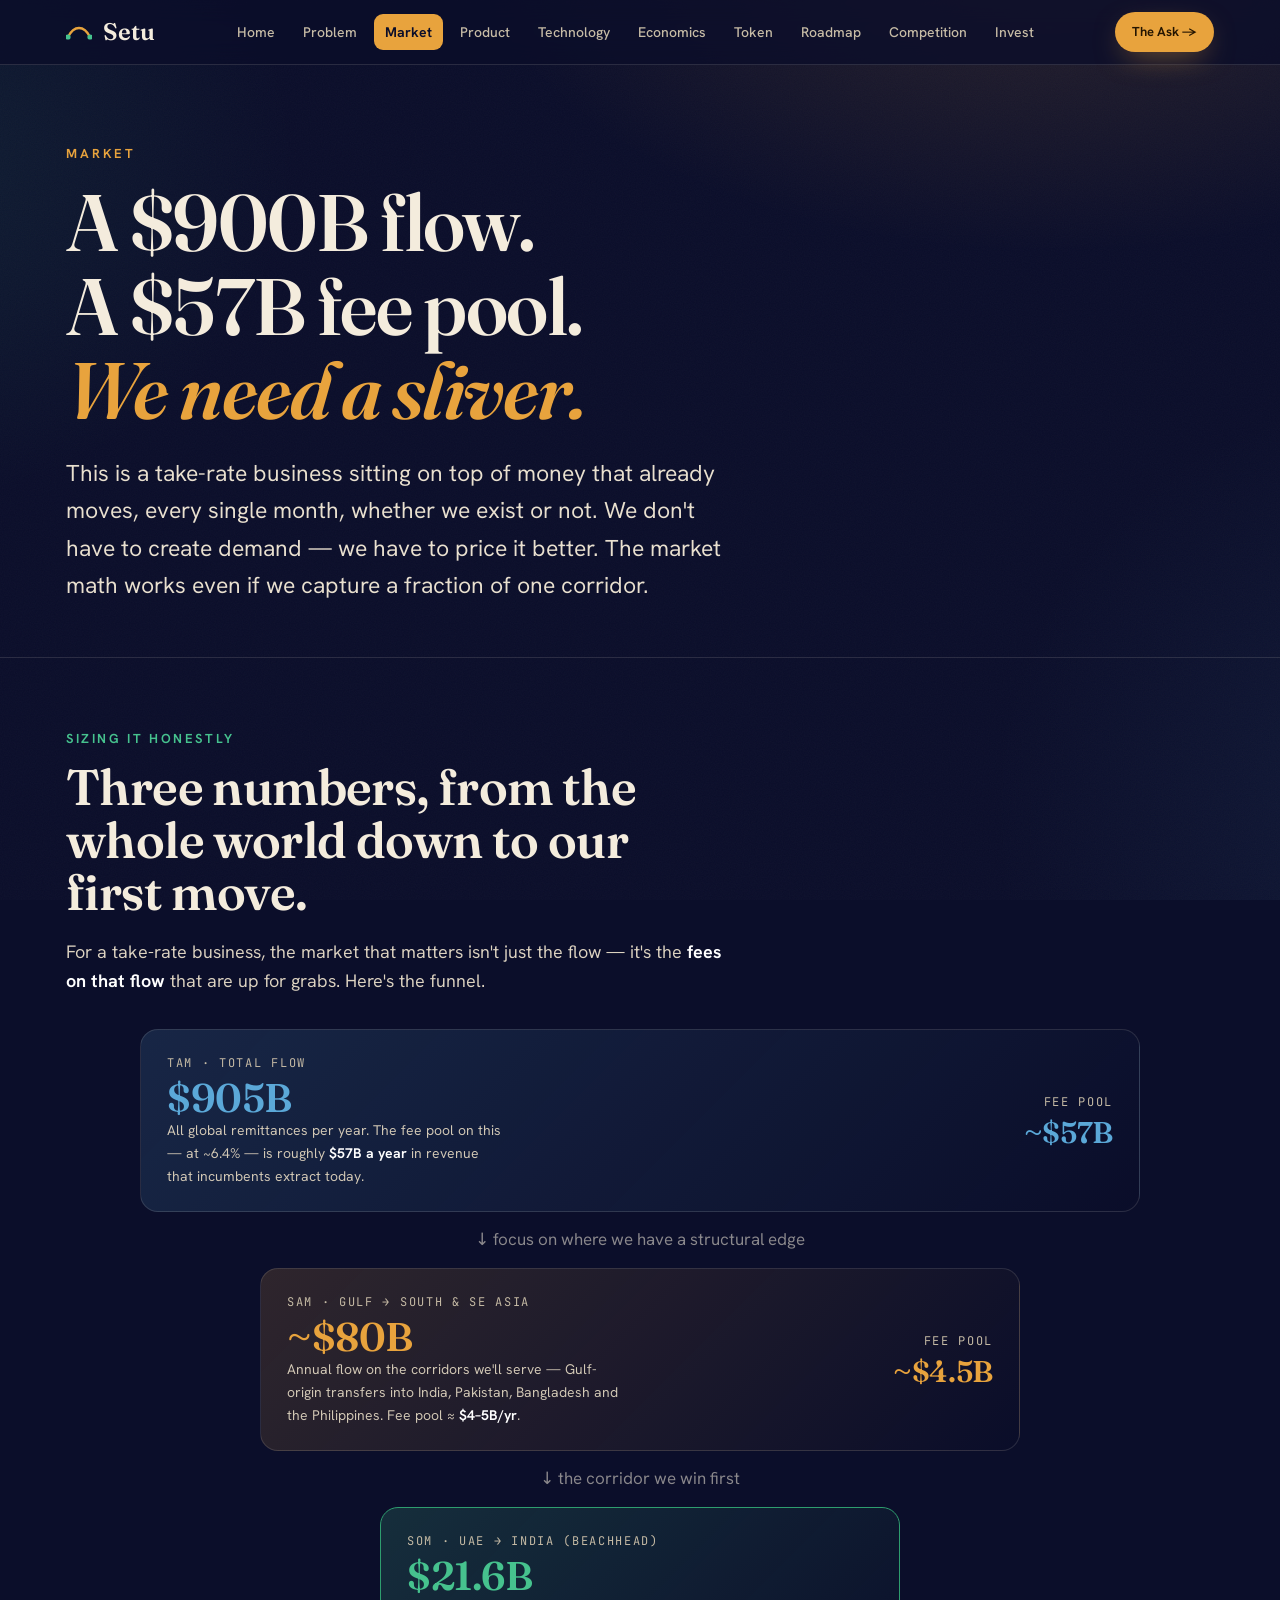
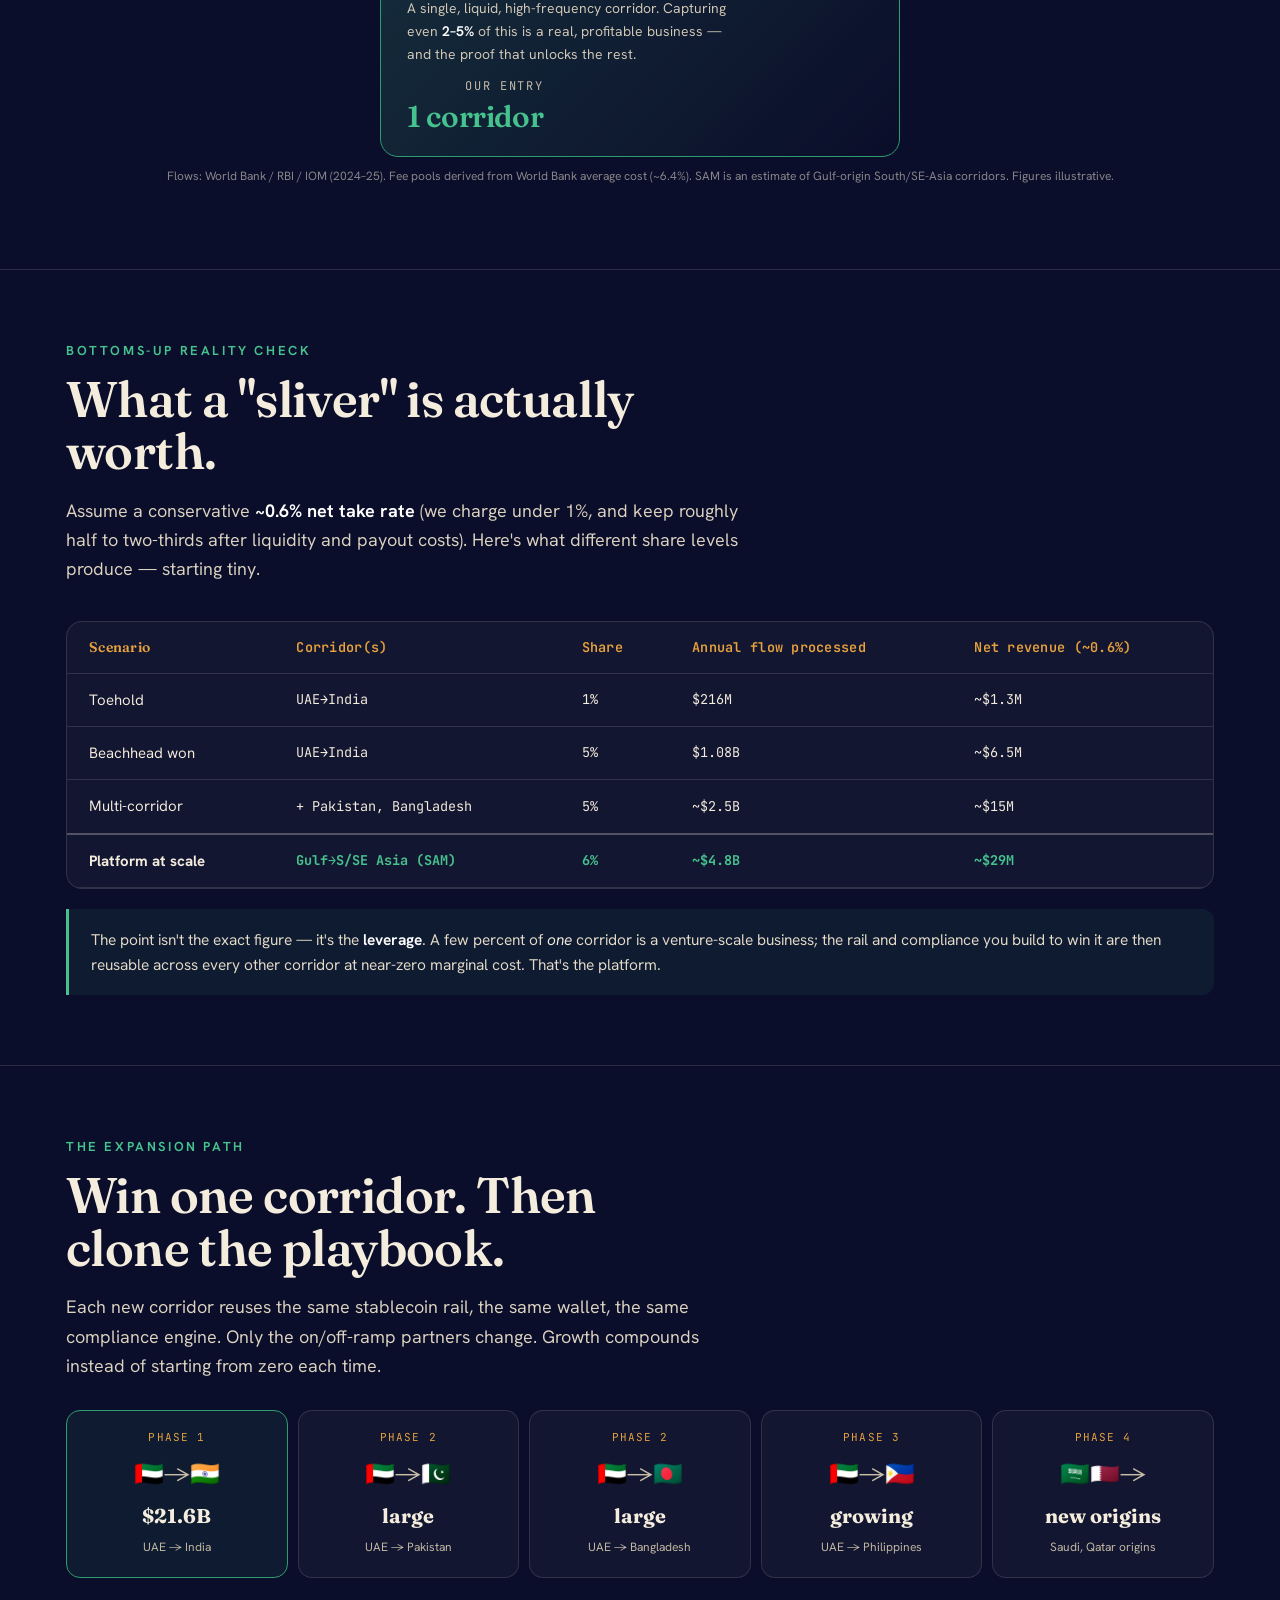
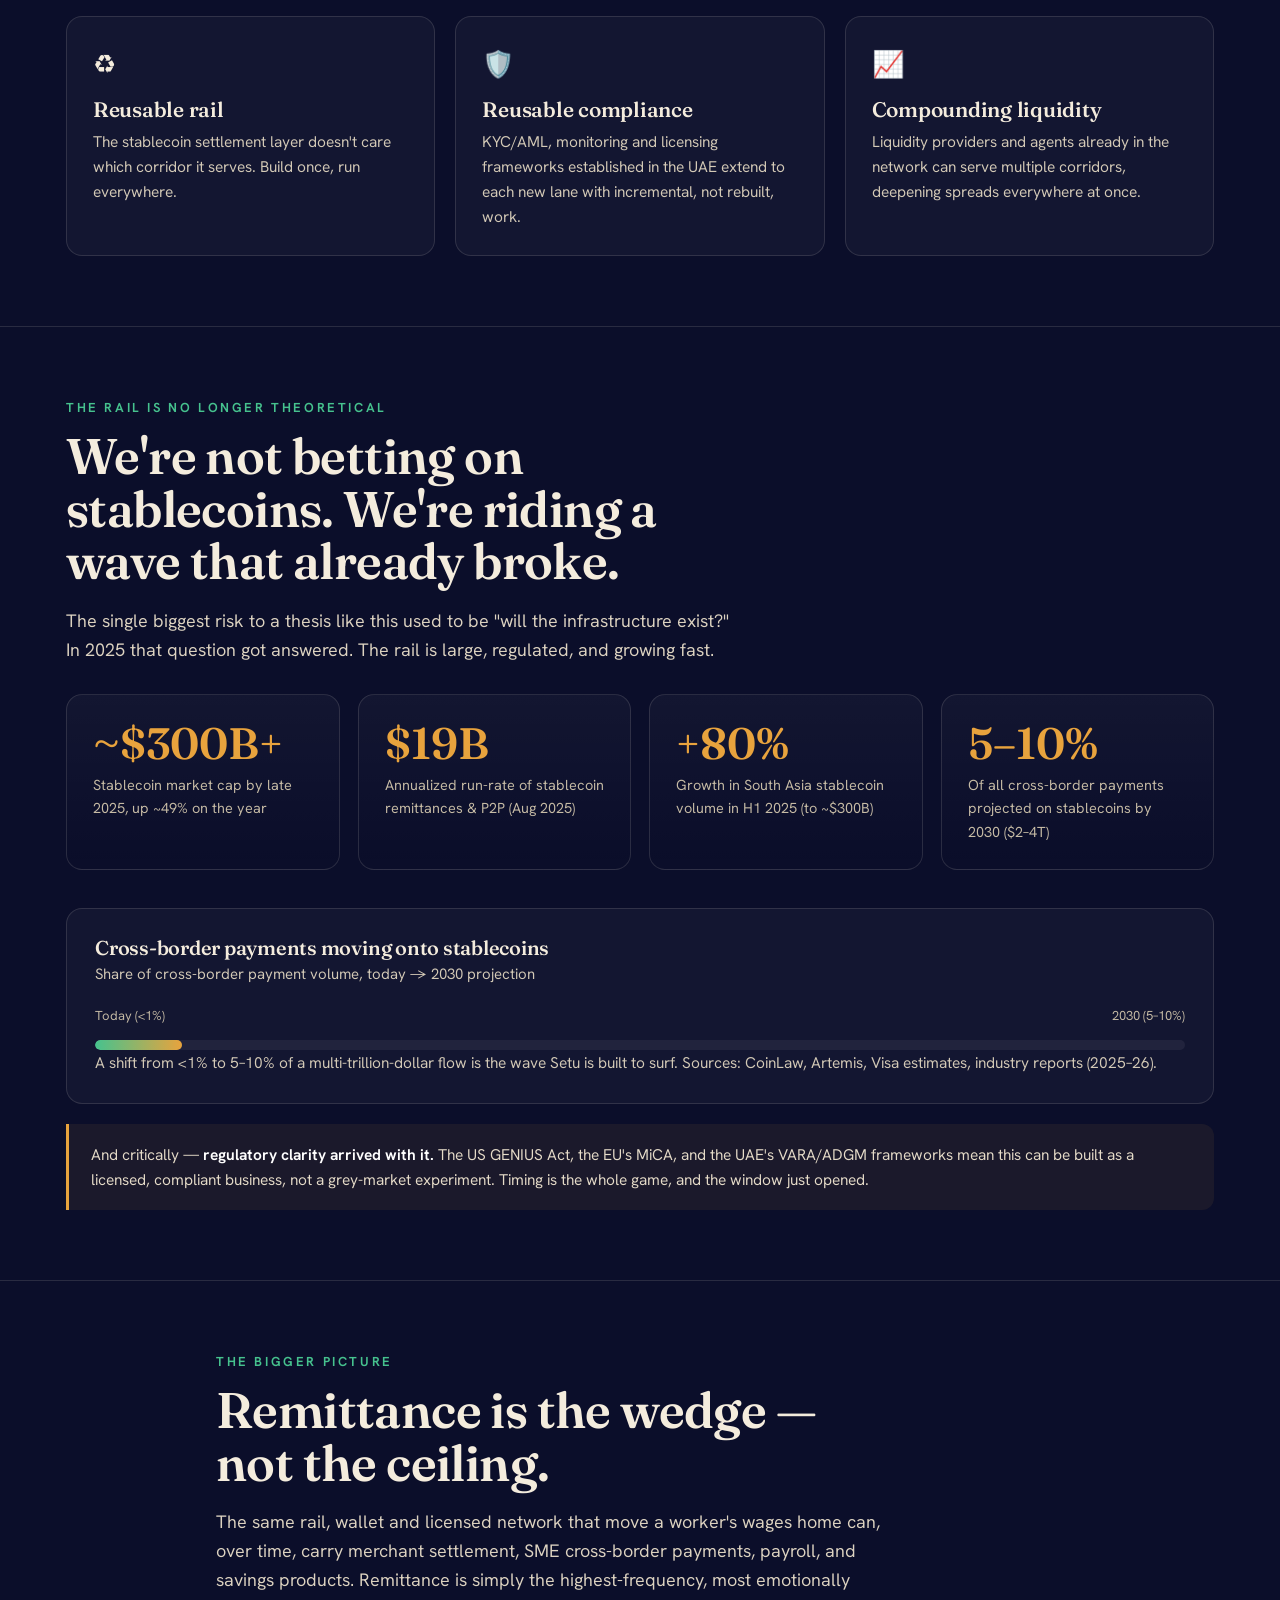
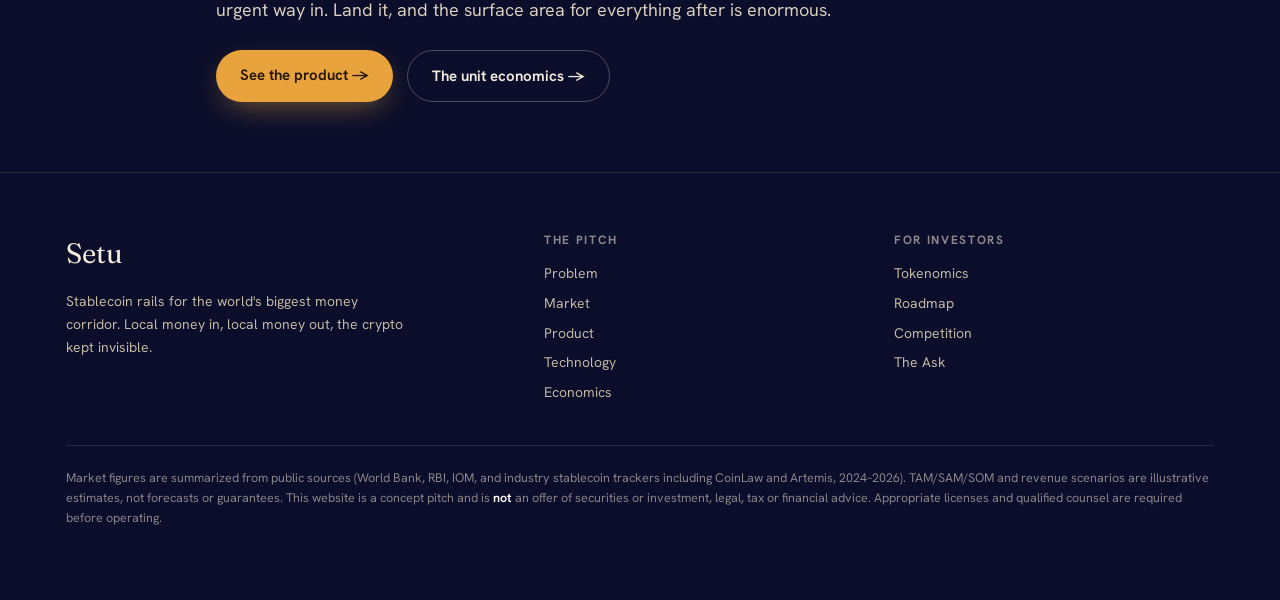
<file: market.html>
<!doctype html>
<html lang="en">
<head>
<meta charset="utf-8" />
<meta name="viewport" content="width=device-width, initial-scale=1" />
<title>Setu — Market · A $900B flow and a $57B fee pool</title>
<meta name="description" content="The remittance market, sized: $905B in annual flow, a ~$57B fee pool, a Gulf→South Asia beachhead, and a stablecoin rail growing 49% a year." />
<link rel="preconnect" href="https://fonts.googleapis.com">
<link rel="preconnect" href="https://fonts.gstatic.com" crossorigin>
<link href="https://fonts.googleapis.com/css2?family=Fraunces:ital,opsz,wght@0,9..144,300..900;1,9..144,400..700&family=Hanken+Grotesk:wght@300..800&family=JetBrains+Mono:wght@400;600&display=swap" rel="stylesheet">
<link rel="stylesheet" href="styles.css">
<style>
  .mkt-hero{padding:78px 0 30px}
  .mkt-hero h1{font-size:clamp(40px,6.4vw,80px);margin:.2em 0 .28em;font-weight:600;letter-spacing:-.02em}
  .mkt-hero h1 .it{font-style:italic;color:var(--saffron)}
  /* TAM funnel */
  .funnel{display:flex;flex-direction:column;align-items:center;gap:14px;margin-top:34px}
  .ring{width:100%;border-radius:18px;padding:24px 26px;display:flex;justify-content:space-between;align-items:center;flex-wrap:wrap;gap:12px;border:1px solid var(--line)}
  .ring.tam{background:linear-gradient(135deg,rgba(91,168,216,.16),transparent);max-width:1000px}
  .ring.sam{background:linear-gradient(135deg,rgba(232,163,61,.16),transparent);max-width:760px}
  .ring.som{background:linear-gradient(135deg,rgba(70,194,142,.18),transparent);max-width:520px;border-color:var(--jade-deep)}
  .ring .lab{font-family:"JetBrains Mono";font-size:12px;letter-spacing:.14em;color:var(--cream-dim)}
  .ring h3{font-family:"Fraunces";font-size:clamp(28px,4vw,40px);margin:4px 0 0;font-weight:600}
  .ring .desc{font-size:14px;color:#d4cab7;max-width:340px}
  .ring.tam h3{color:var(--sky)}.ring.sam h3{color:var(--saffron)}.ring.som h3{color:var(--jade)}
  .src{font-size:12px;color:var(--cream-faint);margin-top:10px}
  /* corridor sequence */
  .corr{display:grid;grid-template-columns:repeat(5,1fr);gap:10px;margin-top:30px}
  .corr .c{border:1px solid var(--line);border-radius:14px;padding:18px 14px;background:var(--panel);text-align:center;position:relative}
  .corr .c.first{border-color:var(--jade-deep);background:rgba(70,194,142,.08)}
  .corr .c .ord{font-family:"JetBrains Mono";font-size:11px;color:var(--saffron);letter-spacing:.1em}
  .corr .c .flag{font-size:24px;display:block;margin:8px 0 6px}
  .corr .c b{font-family:"Fraunces";font-size:20px;display:block}
  .corr .c span{font-size:12px;color:var(--cream-dim)}
  @media(max-width:820px){.corr{grid-template-columns:1fr 1fr}}
  /* tailwind metric row */
  .tail{display:grid;grid-template-columns:repeat(4,1fr);gap:18px;margin-top:30px}
  @media(max-width:820px){.tail{grid-template-columns:1fr 1fr}}
  .growthbar{height:10px;border-radius:6px;background:rgba(255,255,255,.06);overflow:hidden;margin-top:14px}
  .growthbar i{display:block;height:100%;background:linear-gradient(90deg,var(--jade),var(--saffron));border-radius:6px}
</style>
</head>
<body>

<!-- ============ NAV ============ -->
<header class="nav">
  <div class="wrap">
    <a class="brand" href="index.html">
      <svg width="26" height="26" viewBox="0 0 26 26"><path d="M2 18 C8 6, 18 6, 24 18" stroke="#E8A33D" stroke-width="2.4" fill="none" stroke-linecap="round"/><circle cx="2" cy="18" r="2.6" fill="#46C28E"/><circle cx="24" cy="18" r="2.6" fill="#46C28E"/></svg>
      Setu
    </a>
    <nav>
      <a href="index.html">Home</a>
      <a href="problem.html">Problem</a>
      <a href="market.html" class="active">Market</a>
      <a href="product.html">Product</a>
      <a href="technology.html">Technology</a>
      <a href="economics.html">Economics</a>
      <a href="tokenomics.html">Token</a>
      <a href="roadmap.html">Roadmap</a>
      <a href="competition.html">Competition</a>
      <a href="invest.html">Invest</a>
    </nav>
    <a class="btn solid sm navcta" href="invest.html">The Ask →</a>
  </div>
</header>

<!-- ============ HERO ============ -->
<div class="mkt-hero">
  <div class="wrap">
    <div class="eyebrow">Market</div>
    <h1>A $900B flow.<br>A $57B fee pool.<br><span class="it">We need a sliver.</span></h1>
    <p class="lede">This is a take-rate business sitting on top of money that already moves, every single month, whether we exist or not. We don't have to create demand — we have to price it better. The market math works even if we capture a fraction of one corridor.</p>
  </div>
</div>

<!-- ============ TAM / SAM / SOM ============ -->
<section>
  <div class="wrap">
    <div class="kicker rv">Sizing it honestly</div>
    <h2 class="big rv">Three numbers, from the whole world down to our first move.</h2>
    <p class="sub rv">For a take-rate business, the market that matters isn't just the flow — it's the <strong>fees on that flow</strong> that are up for grabs. Here's the funnel.</p>

    <div class="funnel rv">
      <div class="ring tam">
        <div>
          <div class="lab">TAM · TOTAL FLOW</div>
          <h3>$905B</h3>
          <div class="desc">All global remittances per year. The fee pool on this — at ~6.4% — is roughly <strong>$57B a year</strong> in revenue that incumbents extract today.</div>
        </div>
        <div style="text-align:right">
          <div class="lab">FEE POOL</div>
          <h3 style="font-size:30px">~$57B</h3>
        </div>
      </div>
      <div style="color:var(--cream-faint)">↓ focus on where we have a structural edge</div>
      <div class="ring sam">
        <div>
          <div class="lab">SAM · GULF → SOUTH &amp; SE ASIA</div>
          <h3>~$80B</h3>
          <div class="desc">Annual flow on the corridors we'll serve — Gulf-origin transfers into India, Pakistan, Bangladesh and the Philippines. Fee pool ≈ <strong>$4–5B/yr</strong>.</div>
        </div>
        <div style="text-align:right">
          <div class="lab">FEE POOL</div>
          <h3 style="font-size:30px">~$4.5B</h3>
        </div>
      </div>
      <div style="color:var(--cream-faint)">↓ the corridor we win first</div>
      <div class="ring som">
        <div>
          <div class="lab">SOM · UAE → INDIA (BEACHHEAD)</div>
          <h3>$21.6B</h3>
          <div class="desc">A single, liquid, high-frequency corridor. Capturing even <strong>2–5%</strong> of this is a real, profitable business — and the proof that unlocks the rest.</div>
        </div>
        <div style="text-align:right">
          <div class="lab">OUR ENTRY</div>
          <h3 style="font-size:30px">1 corridor</h3>
        </div>
      </div>
    </div>
    <p class="src center">Flows: World Bank / RBI / IOM (2024–25). Fee pools derived from World Bank average cost (~6.4%). SAM is an estimate of Gulf-origin South/SE-Asia corridors. Figures illustrative.</p>
  </div>
</section>

<!-- ============ BOTTOMS-UP SOM ============ -->
<section>
  <div class="wrap">
    <div class="kicker rv">Bottoms-up reality check</div>
    <h2 class="big rv">What a "sliver" is actually worth.</h2>
    <p class="sub rv">Assume a conservative <strong>~0.6% net take rate</strong> (we charge under 1%, and keep roughly half to two-thirds after liquidity and payout costs). Here's what different share levels produce — starting tiny.</p>

    <div class="tablewrap mt rv">
      <table>
        <tr><th>Scenario</th><th class="mono">Corridor(s)</th><th class="mono">Share</th><th class="mono">Annual flow processed</th><th class="mono">Net revenue (~0.6%)</th></tr>
        <tr><td>Toehold</td><td class="mono">UAE→India</td><td class="mono">1%</td><td class="mono">$216M</td><td class="mono">~$1.3M</td></tr>
        <tr><td>Beachhead won</td><td class="mono">UAE→India</td><td class="mono">5%</td><td class="mono">$1.08B</td><td class="mono">~$6.5M</td></tr>
        <tr><td>Multi-corridor</td><td class="mono">+ Pakistan, Bangladesh</td><td class="mono">5%</td><td class="mono">~$2.5B</td><td class="mono">~$15M</td></tr>
        <tr class="total"><td>Platform at scale</td><td class="mono">Gulf→S/SE Asia (SAM)</td><td class="mono">6%</td><td class="mono">~$4.8B</td><td class="mono">~$29M</td></tr>
      </table>
    </div>
    <div class="note good rv">The point isn't the exact figure — it's the <strong>leverage</strong>. A few percent of <em>one</em> corridor is a venture-scale business; the rail and compliance you build to win it are then reusable across every other corridor at near-zero marginal cost. That's the platform.</div>
  </div>
</section>

<!-- ============ CORRIDOR EXPANSION ============ -->
<section>
  <div class="wrap">
    <div class="kicker rv">The expansion path</div>
    <h2 class="big rv">Win one corridor. Then clone the playbook.</h2>
    <p class="sub rv">Each new corridor reuses the same stablecoin rail, the same wallet, the same compliance engine. Only the on/off-ramp partners change. Growth compounds instead of starting from zero each time.</p>

    <div class="corr rv">
      <div class="c first"><div class="ord">PHASE 1</div><span class="flag">🇦🇪→🇮🇳</span><b>$21.6B</b><span>UAE → India</span></div>
      <div class="c"><div class="ord">PHASE 2</div><span class="flag">🇦🇪→🇵🇰</span><b>large</b><span>UAE → Pakistan</span></div>
      <div class="c"><div class="ord">PHASE 2</div><span class="flag">🇦🇪→🇧🇩</span><b>large</b><span>UAE → Bangladesh</span></div>
      <div class="c"><div class="ord">PHASE 3</div><span class="flag">🇦🇪→🇵🇭</span><b>growing</b><span>UAE → Philippines</span></div>
      <div class="c"><div class="ord">PHASE 4</div><span class="flag">🇸🇦🇶🇦→</span><b>new origins</b><span>Saudi, Qatar origins</span></div>
    </div>
    <div class="mt grid3">
      <div class="card rv"><span class="ic">♻️</span><h3>Reusable rail</h3><p>The stablecoin settlement layer doesn't care which corridor it serves. Build once, run everywhere.</p></div>
      <div class="card rv d1"><span class="ic">🛡️</span><h3>Reusable compliance</h3><p>KYC/AML, monitoring and licensing frameworks established in the UAE extend to each new lane with incremental, not rebuilt, work.</p></div>
      <div class="card rv d2"><span class="ic">📈</span><h3>Compounding liquidity</h3><p>Liquidity providers and agents already in the network can serve multiple corridors, deepening spreads everywhere at once.</p></div>
    </div>
  </div>
</section>

<!-- ============ STABLECOIN TAILWIND ============ -->
<section>
  <div class="wrap">
    <div class="kicker rv">The rail is no longer theoretical</div>
    <h2 class="big rv">We're not betting on stablecoins. We're riding a wave that already broke.</h2>
    <p class="sub rv">The single biggest risk to a thesis like this used to be "will the infrastructure exist?" In 2025 that question got answered. The rail is large, regulated, and growing fast.</p>

    <div class="tail rv">
      <div class="kpi"><b>~$300B+</b><span>Stablecoin market cap by late 2025, up ~49% on the year</span></div>
      <div class="kpi"><b class="jade">$19B</b><span>Annualized run-rate of stablecoin remittances &amp; P2P (Aug 2025)</span></div>
      <div class="kpi"><b class="sky">+80%</b><span>Growth in South Asia stablecoin volume in H1 2025 (to ~$300B)</span></div>
      <div class="kpi"><b>5–10%</b><span>Of all cross-border payments projected on stablecoins by 2030 ($2–4T)</span></div>
    </div>

    <div class="card flat mt rv" style="padding:28px">
      <h3 style="font-size:20px;margin:0 0 4px">Cross-border payments moving onto stablecoins</h3>
      <p style="margin:0;color:#d4cab7;font-size:15px">Share of cross-border payment volume, today → 2030 projection</p>
      <div style="display:flex;justify-content:space-between;font-size:13px;color:var(--cream-dim);margin-top:18px"><span>Today (&lt;1%)</span><span>2030 (5–10%)</span></div>
      <div class="growthbar"><i style="width:8%"></i></div>
      <p class="src">A shift from &lt;1% to 5–10% of a multi-trillion-dollar flow is the wave Setu is built to surf. Sources: CoinLaw, Artemis, Visa estimates, industry reports (2025–26).</p>
    </div>

    <div class="note rv">And critically — <strong>regulatory clarity arrived with it.</strong> The US GENIUS Act, the EU's MiCA, and the UAE's VARA/ADGM frameworks mean this can be built as a licensed, compliant business, not a grey-market experiment. Timing is the whole game, and the window just opened.</div>
  </div>
</section>

<!-- ============ PLATFORM THESIS ============ -->
<section>
  <div class="wrap rv" style="max-width:900px">
    <div class="kicker">The bigger picture</div>
    <h2 class="big">Remittance is the wedge — not the ceiling.</h2>
    <p class="sub">The same rail, wallet and licensed network that move a worker's wages home can, over time, carry merchant settlement, SME cross-border payments, payroll, and savings products. Remittance is simply the highest-frequency, most emotionally urgent way in. Land it, and the surface area for everything after is enormous.</p>
    <div class="ctarow"><a class="btn solid" href="product.html">See the product →</a><a class="btn ghost" href="economics.html">The unit economics →</a></div>
  </div>
</section>

<!-- ============ FOOTER ============ -->
<footer>
  <div class="wrap">
    <div class="footgrid">
      <div>
        <div class="foothead">Setu</div>
        <p style="max-width:340px">Stablecoin rails for the world's biggest money corridor. Local money in, local money out, the crypto kept invisible.</p>
      </div>
      <div>
        <h5>The pitch</h5>
        <ul>
          <li><a href="problem.html">Problem</a></li>
          <li><a href="market.html">Market</a></li>
          <li><a href="product.html">Product</a></li>
          <li><a href="technology.html">Technology</a></li>
          <li><a href="economics.html">Economics</a></li>
        </ul>
      </div>
      <div>
        <h5>For investors</h5>
        <ul>
          <li><a href="tokenomics.html">Tokenomics</a></li>
          <li><a href="roadmap.html">Roadmap</a></li>
          <li><a href="competition.html">Competition</a></li>
          <li><a href="invest.html">The Ask</a></li>
        </ul>
      </div>
    </div>
    <div class="footnote">
      Market figures are summarized from public sources (World Bank, RBI, IOM, and industry stablecoin trackers including CoinLaw and Artemis, 2024–2026). TAM/SAM/SOM and revenue scenarios are illustrative estimates, not forecasts or guarantees. This website is a concept pitch and is <strong>not</strong> an offer of securities or investment, legal, tax or financial advice. Appropriate licenses and qualified counsel are required before operating.
    </div>
  </div>
</footer>

<script>
  const io=new IntersectionObserver((es)=>{es.forEach(e=>{if(e.isIntersecting){e.target.classList.add('in');io.unobserve(e.target)}})},{threshold:.1});
  document.querySelectorAll('.rv').forEach(el=>io.observe(el));
</script>
</body>
</html>
</file>
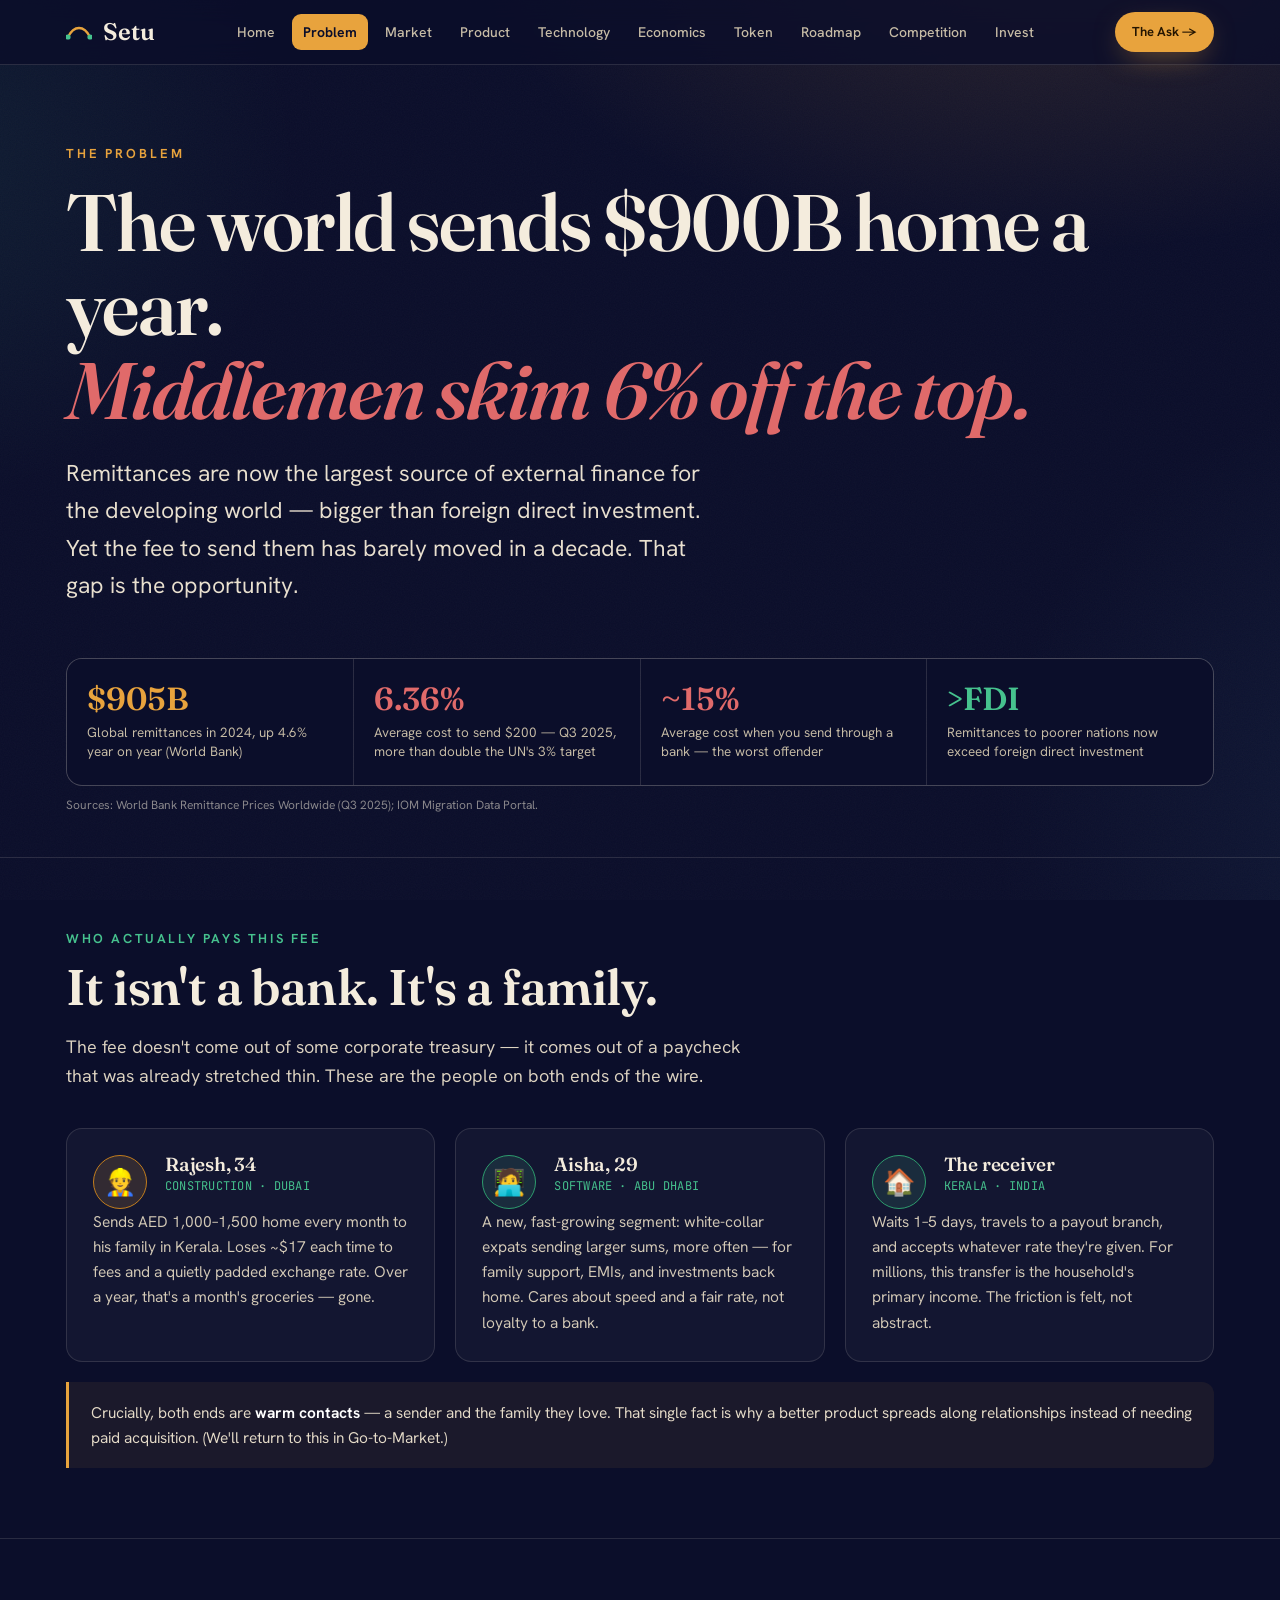
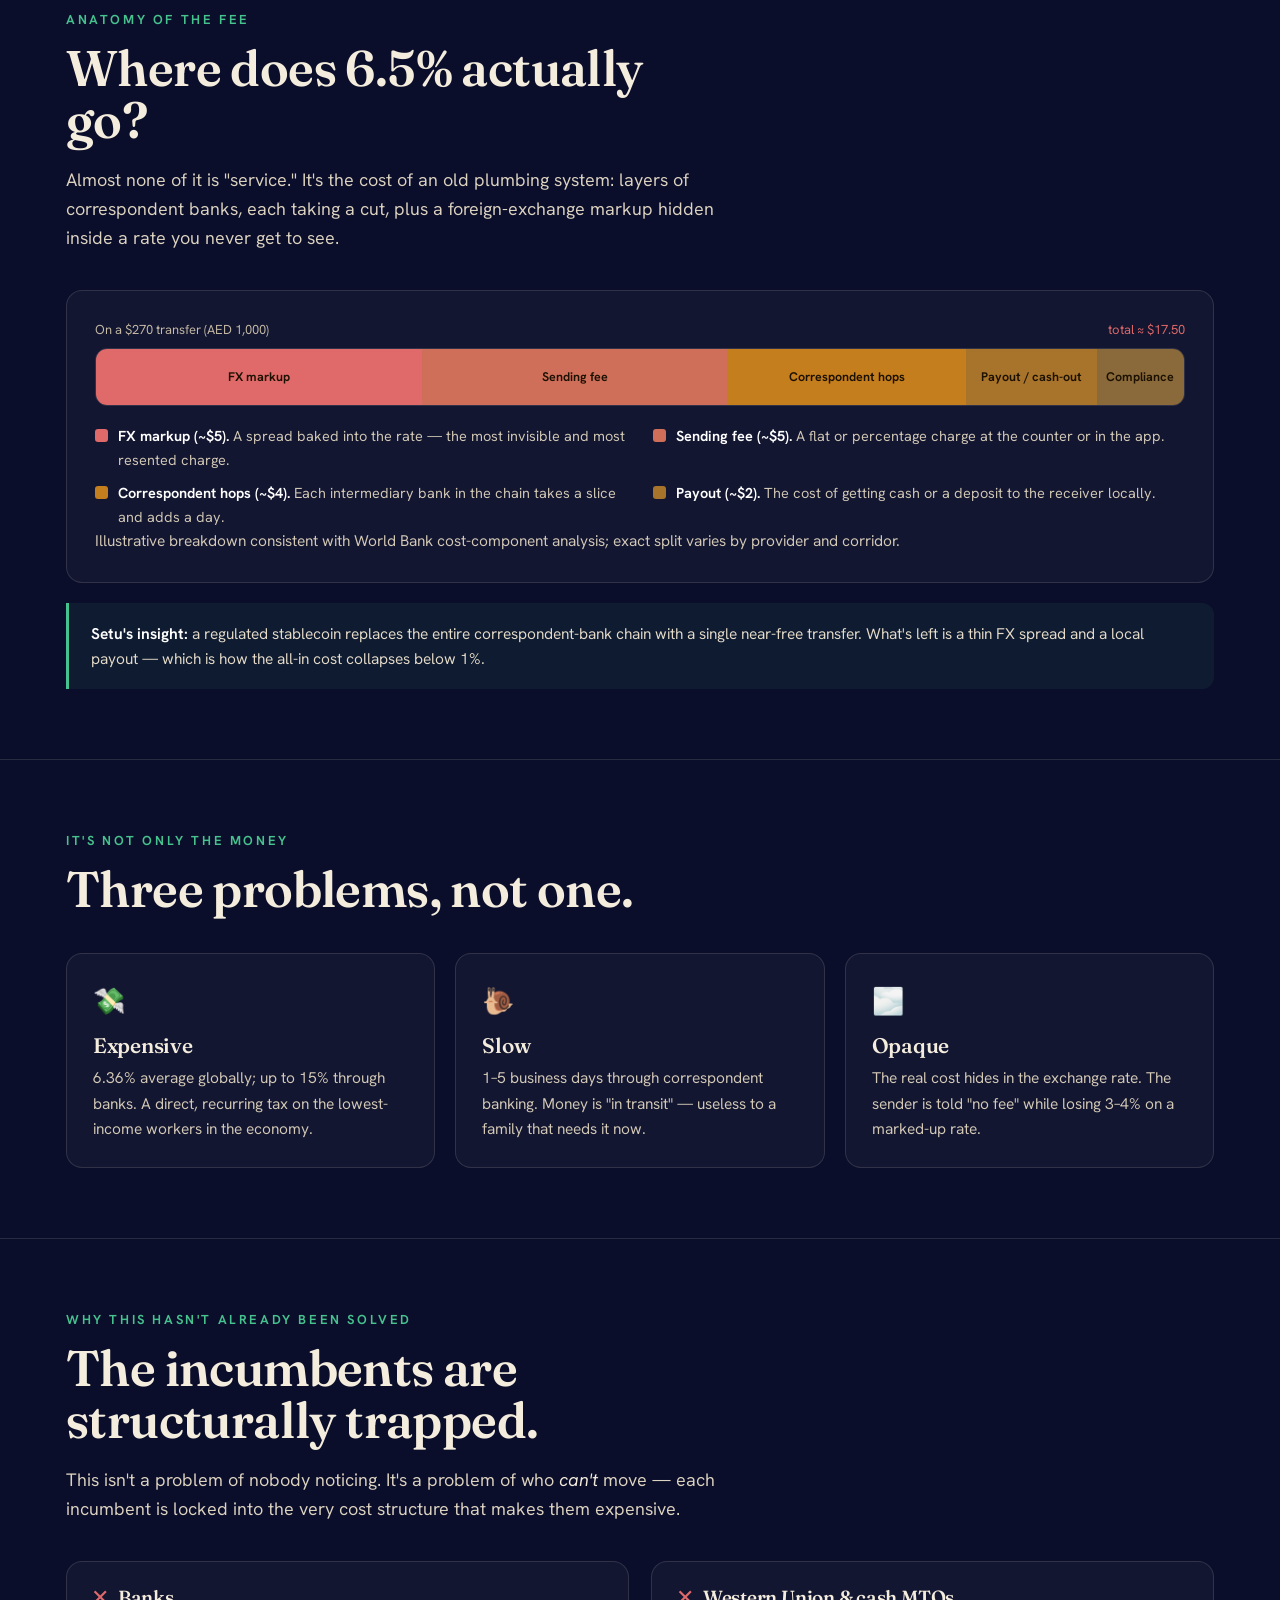
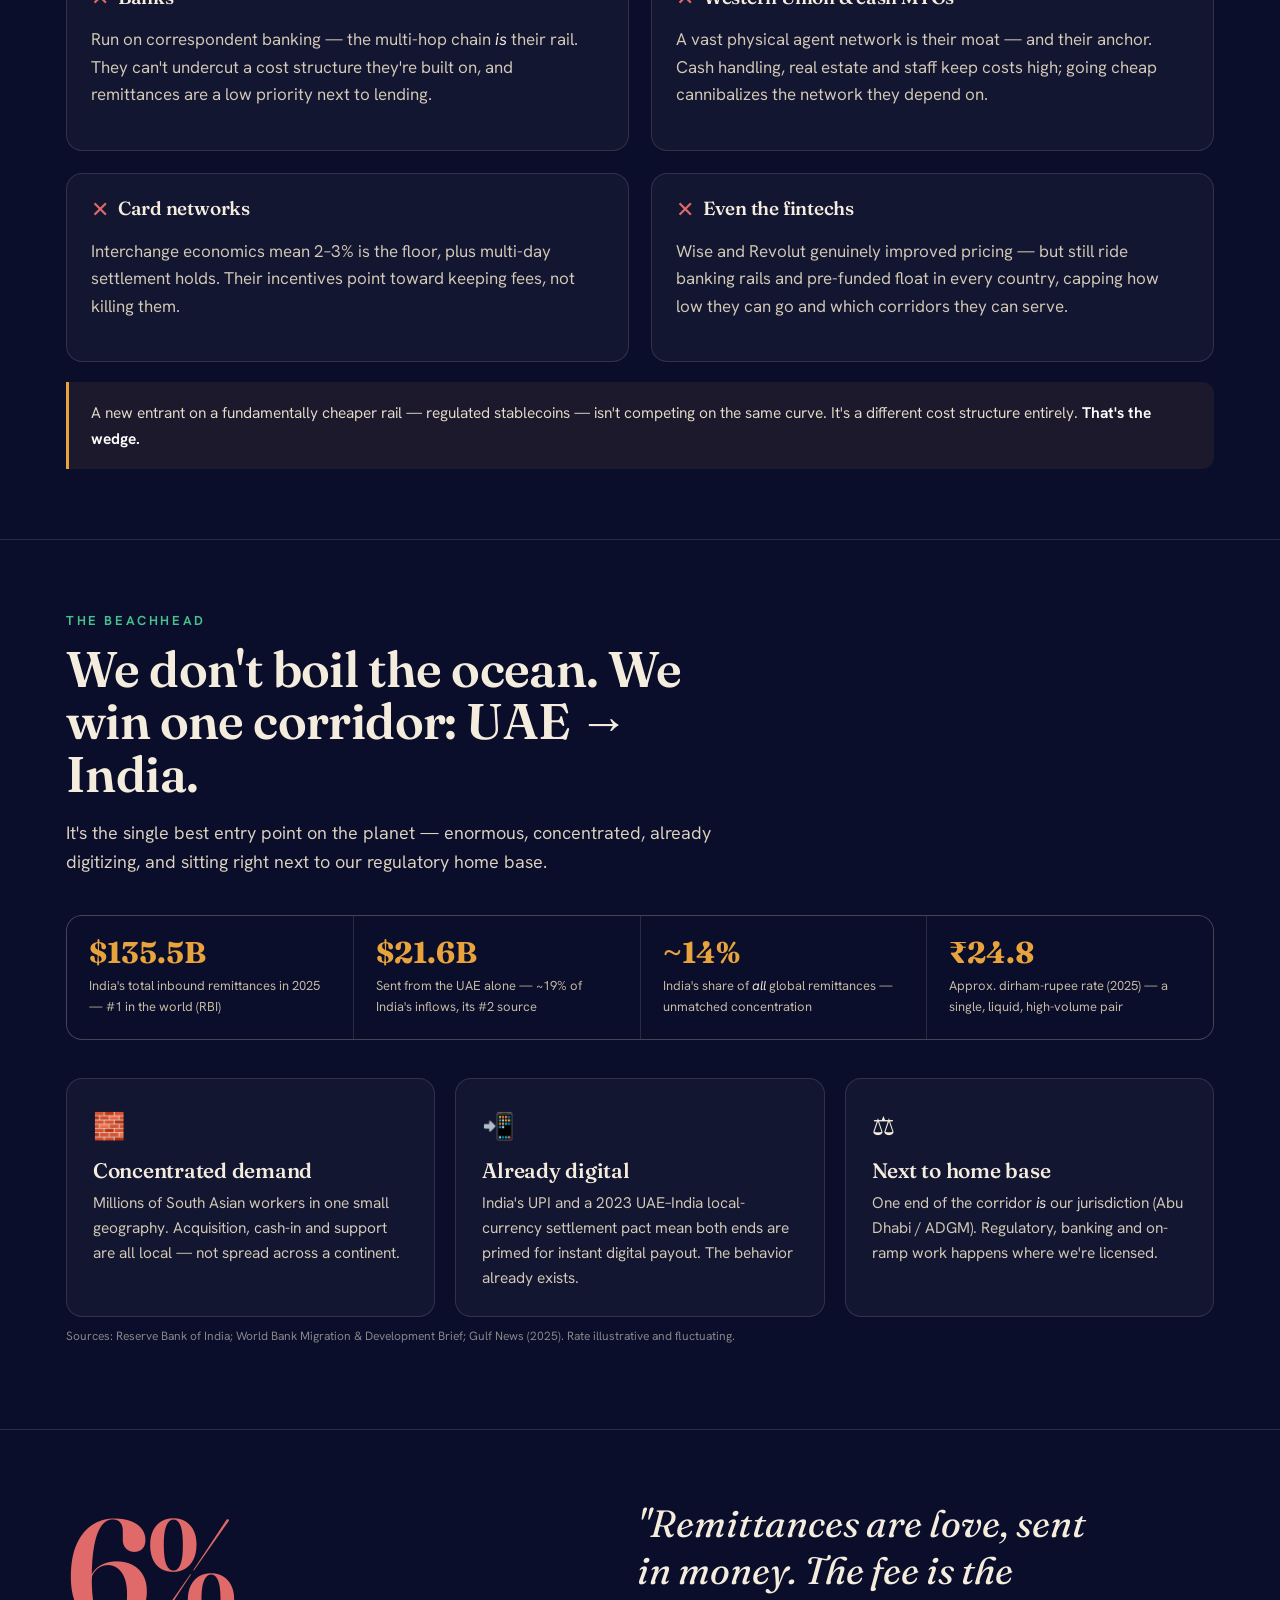
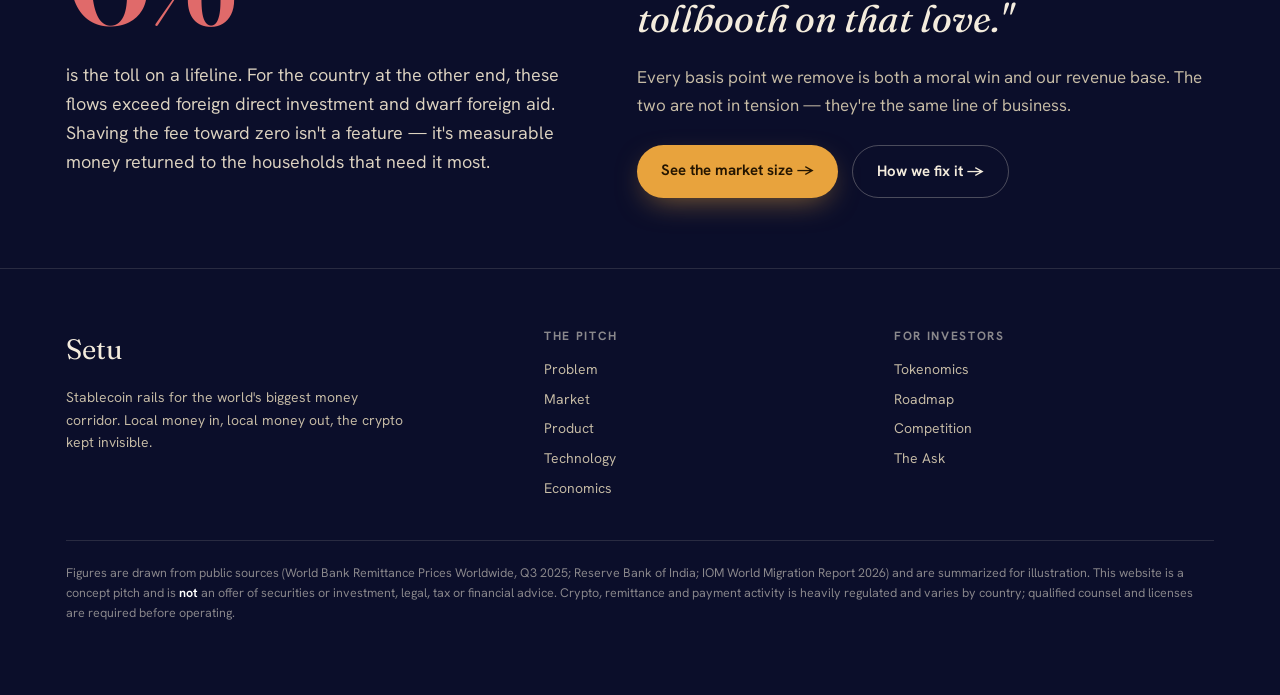
<file: problem.html>
<!doctype html>
<html lang="en">
<head>
<meta charset="utf-8" />
<meta name="viewport" content="width=device-width, initial-scale=1" />
<title>Setu — The Problem · A 6% tax on the people who can least afford it</title>
<meta name="description" content="Remittance is the largest external finance flow to the developing world — and middlemen skim 6%+ off the top. Here's the anatomy of the problem Setu solves." />
<link rel="preconnect" href="https://fonts.googleapis.com">
<link rel="preconnect" href="https://fonts.gstatic.com" crossorigin>
<link href="https://fonts.googleapis.com/css2?family=Fraunces:ital,opsz,wght@0,9..144,300..900;1,9..144,400..700&family=Hanken+Grotesk:wght@300..800&family=JetBrains+Mono:wght@400;600&display=swap" rel="stylesheet">
<link rel="stylesheet" href="styles.css">
<style>
  .prob-hero{padding:78px 0 30px}
  .prob-hero h1{font-size:clamp(40px,6.4vw,80px);margin:.2em 0 .28em;font-weight:600;letter-spacing:-.02em}
  .prob-hero h1 .it{font-style:italic;color:var(--rose)}
  /* persona */
  .persona{display:flex;gap:18px;align-items:flex-start}
  .persona .av{width:54px;height:54px;border-radius:50%;flex:none;display:flex;align-items:center;justify-content:center;font-size:26px;
    background:rgba(232,163,61,.14);border:1px solid var(--saffron-deep)}
  .persona .av.g{background:rgba(70,194,142,.13);border-color:var(--jade-deep)}
  .persona h3{margin:0 0 2px;font-size:19px}
  .persona .role{font-family:"JetBrains Mono";font-size:12px;color:var(--jade);letter-spacing:.02em}
  /* fee anatomy stacked bar */
  .feestack{display:flex;height:58px;border-radius:12px;overflow:hidden;border:1px solid var(--line);margin-top:8px}
  .feestack span{display:flex;align-items:center;justify-content:center;font-size:12.5px;font-weight:650;color:#1c1100;text-align:center;padding:0 6px}
  .feeleg{display:grid;grid-template-columns:repeat(2,1fr);gap:10px 26px;margin-top:18px}
  .feeleg div{display:flex;gap:10px;align-items:flex-start;font-size:14.5px;color:#d4cab7}
  .feeleg .sw{width:13px;height:13px;border-radius:3px;flex:none;margin-top:5px}
  .src{font-size:12px;color:var(--cream-faint);margin-top:10px}
  .src a{color:var(--cream-faint);text-decoration:underline}
  .bigfig{font-family:"Fraunces";font-size:clamp(64px,12vw,150px);line-height:.9;font-weight:600;color:var(--rose);letter-spacing:-.03em}
  .dilemma{border:1px solid var(--line);border-radius:var(--r);padding:24px;background:var(--panel)}
  .dilemma h3{font-size:19px;margin:0 0 6px;display:flex;align-items:center;gap:9px}
  .dilemma .x{color:var(--rose);font-size:22px}
  .corridor-stat{display:grid;grid-template-columns:repeat(4,1fr);gap:1px;background:var(--line);border:1px solid var(--line);border-radius:var(--r);overflow:hidden}
  .corridor-stat>div{background:var(--ink);padding:22px}
  .corridor-stat b{font-family:"Fraunces";font-size:30px;color:var(--saffron);display:block;line-height:1}
  .corridor-stat span{font-size:13px;color:var(--cream-dim);display:block;margin-top:7px}
  @media(max-width:760px){.corridor-stat{grid-template-columns:1fr 1fr}}
</style>
</head>
<body>

<!-- ============ NAV ============ -->
<header class="nav">
  <div class="wrap">
    <a class="brand" href="index.html">
      <svg width="26" height="26" viewBox="0 0 26 26"><path d="M2 18 C8 6, 18 6, 24 18" stroke="#E8A33D" stroke-width="2.4" fill="none" stroke-linecap="round"/><circle cx="2" cy="18" r="2.6" fill="#46C28E"/><circle cx="24" cy="18" r="2.6" fill="#46C28E"/></svg>
      Setu
    </a>
    <nav>
      <a href="index.html">Home</a>
      <a href="problem.html" class="active">Problem</a>
      <a href="market.html">Market</a>
      <a href="product.html">Product</a>
      <a href="technology.html">Technology</a>
      <a href="economics.html">Economics</a>
      <a href="tokenomics.html">Token</a>
      <a href="roadmap.html">Roadmap</a>
      <a href="competition.html">Competition</a>
      <a href="invest.html">Invest</a>
    </nav>
    <a class="btn solid sm navcta" href="invest.html">The Ask →</a>
  </div>
</header>

<!-- ============ HERO ============ -->
<div class="prob-hero">
  <div class="wrap">
    <div class="eyebrow">The Problem</div>
    <h1>The world sends $900B home a year.<br><span class="it">Middlemen skim 6% off the top.</span></h1>
    <p class="lede">Remittances are now the largest source of external finance for the developing world — bigger than foreign direct investment. Yet the fee to send them has barely moved in a decade. That gap is the opportunity.</p>

    <div class="statband mt-l rv">
      <div><b>$905B</b><span>Global remittances in 2024, up 4.6% year on year (World Bank)</span></div>
      <div><b style="color:var(--rose)">6.36%</b><span>Average cost to send $200 — Q3 2025, more than double the UN's 3% target</span></div>
      <div><b style="color:var(--rose)">~15%</b><span>Average cost when you send through a bank — the worst offender</span></div>
      <div><b class="jade">&gt;FDI</b><span>Remittances to poorer nations now exceed foreign direct investment</span></div>
    </div>
    <p class="src">Sources: World Bank Remittance Prices Worldwide (Q3 2025); IOM Migration Data Portal.</p>
  </div>
</div>

<!-- ============ WHO PAYS ============ -->
<section>
  <div class="wrap">
    <div class="kicker rv">Who actually pays this fee</div>
    <h2 class="big rv">It isn't a bank. It's a family.</h2>
    <p class="sub rv">The fee doesn't come out of some corporate treasury — it comes out of a paycheck that was already stretched thin. These are the people on both ends of the wire.</p>

    <div class="mt grid3">
      <div class="card rv">
        <div class="persona">
          <div class="av">👷</div>
          <div><h3>Rajesh, 34</h3><div class="role">CONSTRUCTION · DUBAI</div></div>
        </div>
        <p class="mt-s">Sends AED 1,000–1,500 home every month to his family in Kerala. Loses ~$17 each time to fees and a quietly padded exchange rate. Over a year, that's a month's groceries — gone.</p>
      </div>
      <div class="card rv d1">
        <div class="persona">
          <div class="av g">🧑‍💻</div>
          <div><h3>Aisha, 29</h3><div class="role">SOFTWARE · ABU DHABI</div></div>
        </div>
        <p class="mt-s">A new, fast-growing segment: white-collar expats sending larger sums, more often — for family support, EMIs, and investments back home. Cares about speed and a fair rate, not loyalty to a bank.</p>
      </div>
      <div class="card rv d2">
        <div class="persona">
          <div class="av g">🏠</div>
          <div><h3>The receiver</h3><div class="role">KERALA · INDIA</div></div>
        </div>
        <p class="mt-s">Waits 1–5 days, travels to a payout branch, and accepts whatever rate they're given. For millions, this transfer is the household's primary income. The friction is felt, not abstract.</p>
      </div>
    </div>
    <div class="note rv">Crucially, both ends are <strong>warm contacts</strong> — a sender and the family they love. That single fact is why a better product spreads along relationships instead of needing paid acquisition. (We'll return to this in Go-to-Market.)</div>
  </div>
</section>

<!-- ============ ANATOMY OF THE FEE ============ -->
<section>
  <div class="wrap">
    <div class="kicker rv">Anatomy of the fee</div>
    <h2 class="big rv">Where does 6.5% actually go?</h2>
    <p class="sub rv">Almost none of it is "service." It's the cost of an old plumbing system: layers of correspondent banks, each taking a cut, plus a foreign-exchange markup hidden inside a rate you never get to see.</p>

    <div class="card flat mt rv" style="padding:28px">
      <div style="display:flex;justify-content:space-between;font-size:13px;color:var(--cream-dim)"><span>On a $270 transfer (AED 1,000)</span><span style="color:var(--rose)">total ≈ $17.50</span></div>
      <div class="feestack">
        <span style="width:30%;background:#E06A6A">FX markup</span>
        <span style="width:28%;background:#cf6f5a">Sending fee</span>
        <span style="width:22%;background:#c47e1d">Correspondent hops</span>
        <span style="width:12%;background:#a8732a">Payout / cash-out</span>
        <span style="width:8%;background:#8a6a3a">Compliance</span>
      </div>
      <div class="feeleg">
        <div><span class="sw" style="background:#E06A6A"></span><span><strong>FX markup (~$5).</strong> A spread baked into the rate — the most invisible and most resented charge.</span></div>
        <div><span class="sw" style="background:#cf6f5a"></span><span><strong>Sending fee (~$5).</strong> A flat or percentage charge at the counter or in the app.</span></div>
        <div><span class="sw" style="background:#c47e1d"></span><span><strong>Correspondent hops (~$4).</strong> Each intermediary bank in the chain takes a slice and adds a day.</span></div>
        <div><span class="sw" style="background:#a8732a"></span><span><strong>Payout (~$2).</strong> The cost of getting cash or a deposit to the receiver locally.</span></div>
      </div>
      <p class="src">Illustrative breakdown consistent with World Bank cost-component analysis; exact split varies by provider and corridor.</p>
    </div>

    <div class="note good rv"><strong>Setu's insight:</strong> a regulated stablecoin replaces the entire correspondent-bank chain with a single near-free transfer. What's left is a thin FX spread and a local payout — which is how the all-in cost collapses below 1%.</div>
  </div>
</section>

<!-- ============ NOT JUST COST ============ -->
<section>
  <div class="wrap">
    <div class="kicker rv">It's not only the money</div>
    <h2 class="big rv">Three problems, not one.</h2>
    <div class="mt grid3">
      <div class="card rv"><span class="ic">💸</span><h3>Expensive</h3><p>6.36% average globally; up to 15% through banks. A direct, recurring tax on the lowest-income workers in the economy.</p></div>
      <div class="card rv d1"><span class="ic">🐌</span><h3>Slow</h3><p>1–5 business days through correspondent banking. Money is "in transit" — useless to a family that needs it now.</p></div>
      <div class="card rv d2"><span class="ic">🌫️</span><h3>Opaque</h3><p>The real cost hides in the exchange rate. The sender is told "no fee" while losing 3–4% on a marked-up rate.</p></div>
    </div>
  </div>
</section>

<!-- ============ WHY INCUMBENTS CAN'T FIX IT ============ -->
<section>
  <div class="wrap">
    <div class="kicker rv">Why this hasn't already been solved</div>
    <h2 class="big rv">The incumbents are structurally trapped.</h2>
    <p class="sub rv">This isn't a problem of nobody noticing. It's a problem of who <em>can't</em> move — each incumbent is locked into the very cost structure that makes them expensive.</p>

    <div class="mt grid2">
      <div class="dilemma rv"><h3><span class="x">✕</span> Banks</h3><p style="color:#d4cab7">Run on correspondent banking — the multi-hop chain <em>is</em> their rail. They can't undercut a cost structure they're built on, and remittances are a low priority next to lending.</p></div>
      <div class="dilemma rv d1"><h3><span class="x">✕</span> Western Union &amp; cash MTOs</h3><p style="color:#d4cab7">A vast physical agent network is their moat — and their anchor. Cash handling, real estate and staff keep costs high; going cheap cannibalizes the network they depend on.</p></div>
      <div class="dilemma rv"><h3><span class="x">✕</span> Card networks</h3><p style="color:#d4cab7">Interchange economics mean 2–3% is the floor, plus multi-day settlement holds. Their incentives point toward keeping fees, not killing them.</p></div>
      <div class="dilemma rv d1"><h3><span class="x">✕</span> Even the fintechs</h3><p style="color:#d4cab7">Wise and Revolut genuinely improved pricing — but still ride banking rails and pre-funded float in every country, capping how low they can go and which corridors they can serve.</p></div>
    </div>
    <div class="note rv">A new entrant on a fundamentally cheaper rail — regulated stablecoins — isn't competing on the same curve. It's a different cost structure entirely. <strong>That's the wedge.</strong></div>
  </div>
</section>

<!-- ============ THE CORRIDOR WE ATTACK ============ -->
<section>
  <div class="wrap">
    <div class="kicker rv">The beachhead</div>
    <h2 class="big rv">We don't boil the ocean. We win one corridor: UAE → India.</h2>
    <p class="sub rv">It's the single best entry point on the planet — enormous, concentrated, already digitizing, and sitting right next to our regulatory home base.</p>

    <div class="corridor-stat mt rv">
      <div><b>$135.5B</b><span>India's total inbound remittances in 2025 — #1 in the world (RBI)</span></div>
      <div><b>$21.6B</b><span>Sent from the UAE alone — ~19% of India's inflows, its #2 source</span></div>
      <div><b>~14%</b><span>India's share of <em>all</em> global remittances — unmatched concentration</span></div>
      <div><b>₹24.8</b><span>Approx. dirham-rupee rate (2025) — a single, liquid, high-volume pair</span></div>
    </div>

    <div class="mt grid3">
      <div class="card rv"><span class="ic">🧱</span><h3>Concentrated demand</h3><p>Millions of South Asian workers in one small geography. Acquisition, cash-in and support are all local — not spread across a continent.</p></div>
      <div class="card rv d1"><span class="ic">📲</span><h3>Already digital</h3><p>India's UPI and a 2023 UAE–India local-currency settlement pact mean both ends are primed for instant digital payout. The behavior already exists.</p></div>
      <div class="card rv d2"><span class="ic">⚖️</span><h3>Next to home base</h3><p>One end of the corridor <em>is</em> our jurisdiction (Abu Dhabi / ADGM). Regulatory, banking and on-ramp work happens where we're licensed.</p></div>
    </div>
    <p class="src">Sources: Reserve Bank of India; World Bank Migration &amp; Development Brief; Gulf News (2025). Rate illustrative and fluctuating.</p>
  </div>
</section>

<!-- ============ THE STAKES ============ -->
<section>
  <div class="wrap rv" style="display:grid;grid-template-columns:1fr 1.1fr;gap:46px;align-items:center">
    <div>
      <div class="bigfig">6%</div>
      <p class="sub mt-s">is the toll on a lifeline. For the country at the other end, these flows exceed foreign direct investment and dwarf foreign aid. Shaving the fee toward zero isn't a feature — it's measurable money returned to the households that need it most.</p>
    </div>
    <div>
      <div class="quote">"Remittances are love, sent in money. The fee is the tollbooth on that love."</div>
      <p style="color:var(--cream-dim);margin-top:22px">Every basis point we remove is both a moral win and our revenue base. The two are not in tension — they're the same line of business.</p>
      <div class="ctarow"><a class="btn solid" href="market.html">See the market size →</a><a class="btn ghost" href="product.html">How we fix it →</a></div>
    </div>
  </div>
  <style>@media(max-width:880px){section .wrap[style*="grid-template-columns:1fr 1.1fr"]{grid-template-columns:1fr !important;gap:28px !important}}</style>
</section>

<!-- ============ FOOTER ============ -->
<footer>
  <div class="wrap">
    <div class="footgrid">
      <div>
        <div class="foothead">Setu</div>
        <p style="max-width:340px">Stablecoin rails for the world's biggest money corridor. Local money in, local money out, the crypto kept invisible.</p>
      </div>
      <div>
        <h5>The pitch</h5>
        <ul>
          <li><a href="problem.html">Problem</a></li>
          <li><a href="market.html">Market</a></li>
          <li><a href="product.html">Product</a></li>
          <li><a href="technology.html">Technology</a></li>
          <li><a href="economics.html">Economics</a></li>
        </ul>
      </div>
      <div>
        <h5>For investors</h5>
        <ul>
          <li><a href="tokenomics.html">Tokenomics</a></li>
          <li><a href="roadmap.html">Roadmap</a></li>
          <li><a href="competition.html">Competition</a></li>
          <li><a href="invest.html">The Ask</a></li>
        </ul>
      </div>
    </div>
    <div class="footnote">
      Figures are drawn from public sources (World Bank Remittance Prices Worldwide, Q3 2025; Reserve Bank of India; IOM World Migration Report 2026) and are summarized for illustration. This website is a concept pitch and is <strong>not</strong> an offer of securities or investment, legal, tax or financial advice. Crypto, remittance and payment activity is heavily regulated and varies by country; qualified counsel and licenses are required before operating.
    </div>
  </div>
</footer>

<script>
  const io=new IntersectionObserver((es)=>{es.forEach(e=>{if(e.isIntersecting){e.target.classList.add('in');io.unobserve(e.target)}})},{threshold:.1});
  document.querySelectorAll('.rv').forEach(el=>io.observe(el));
</script>
</body>
</html>
</file>
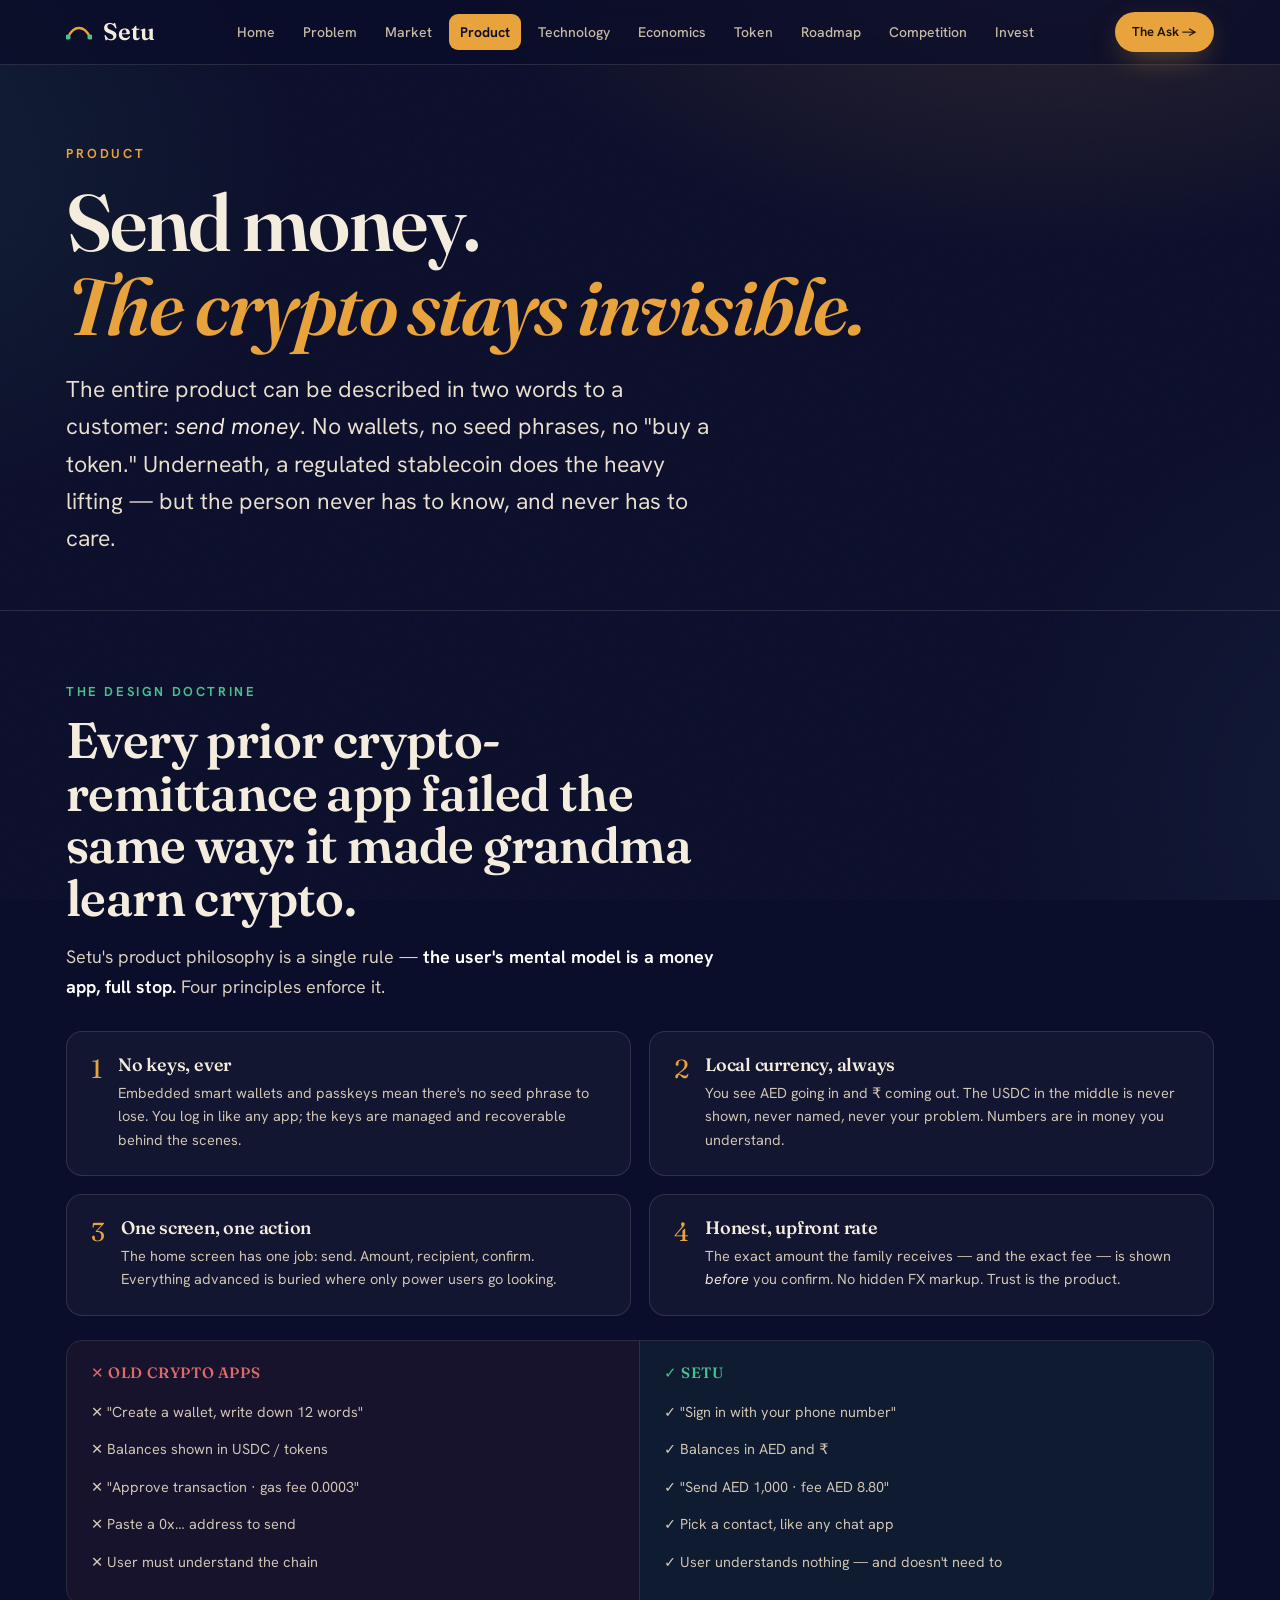
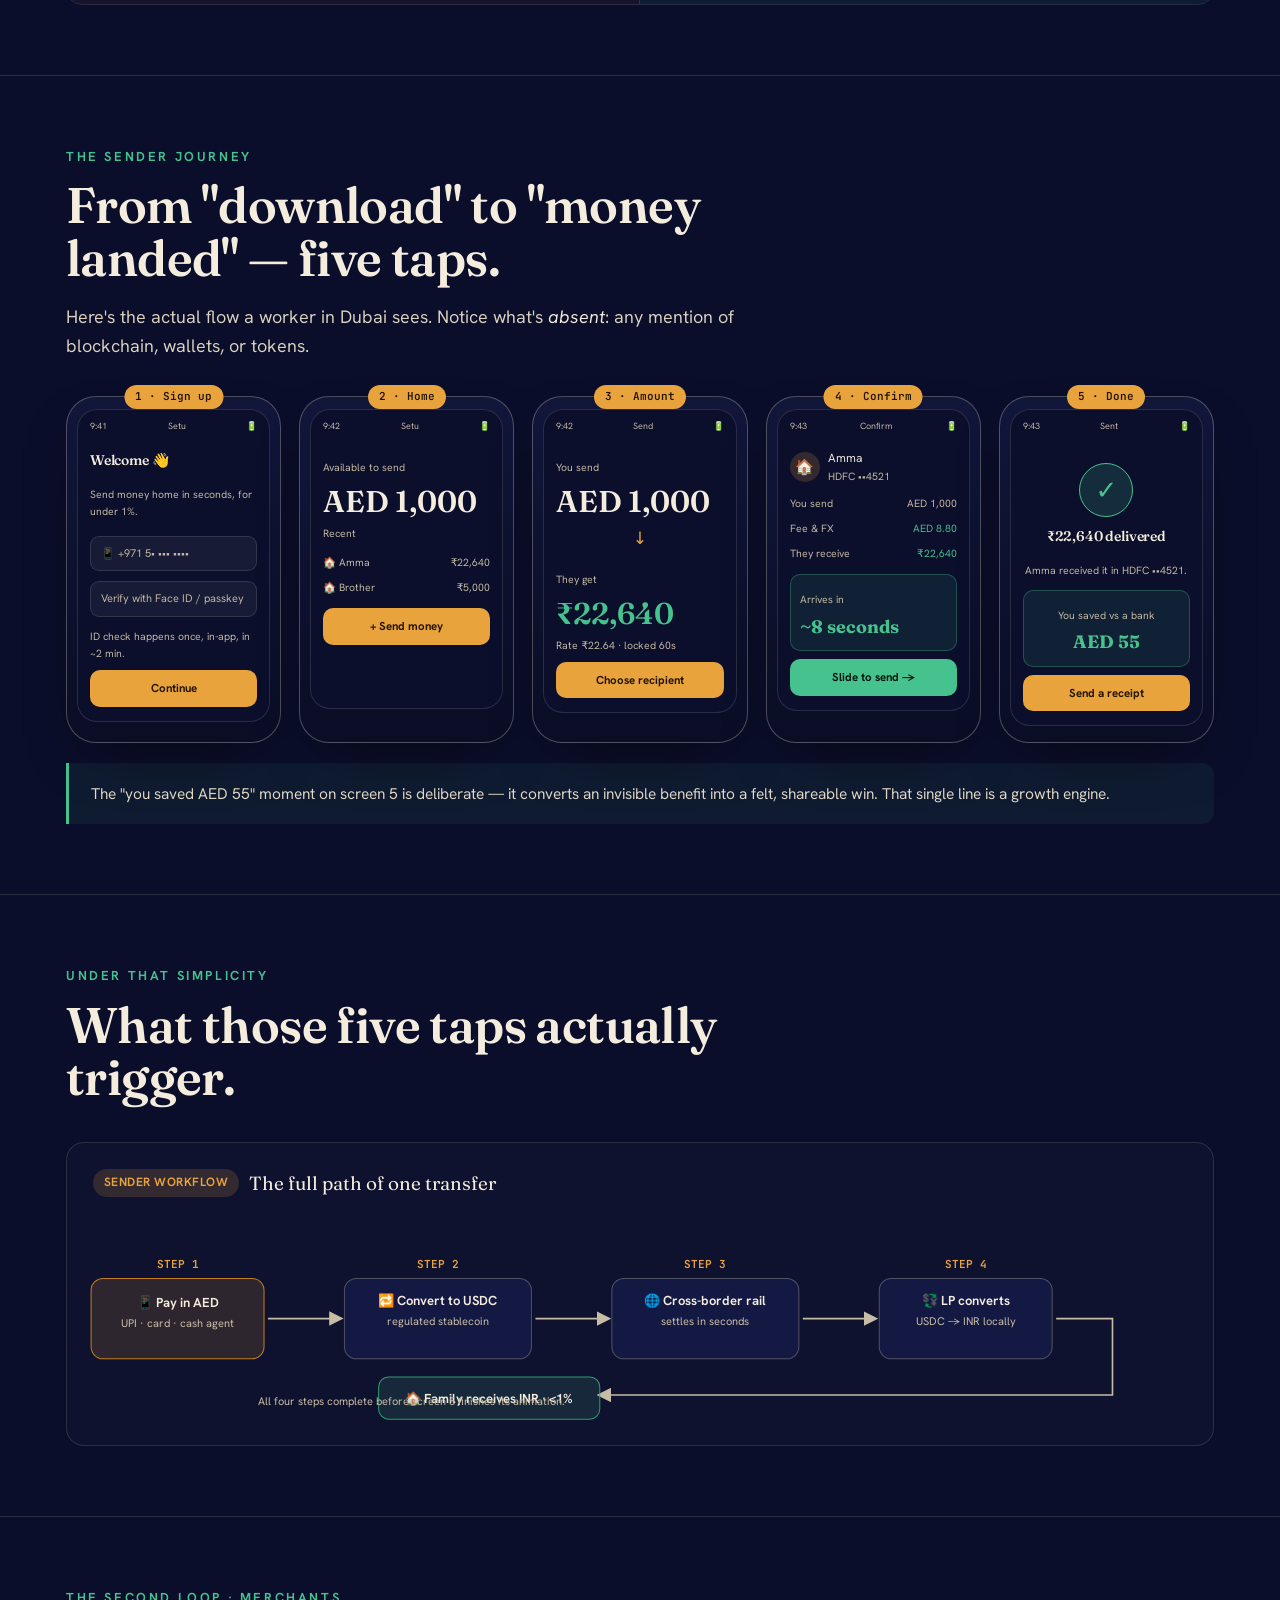
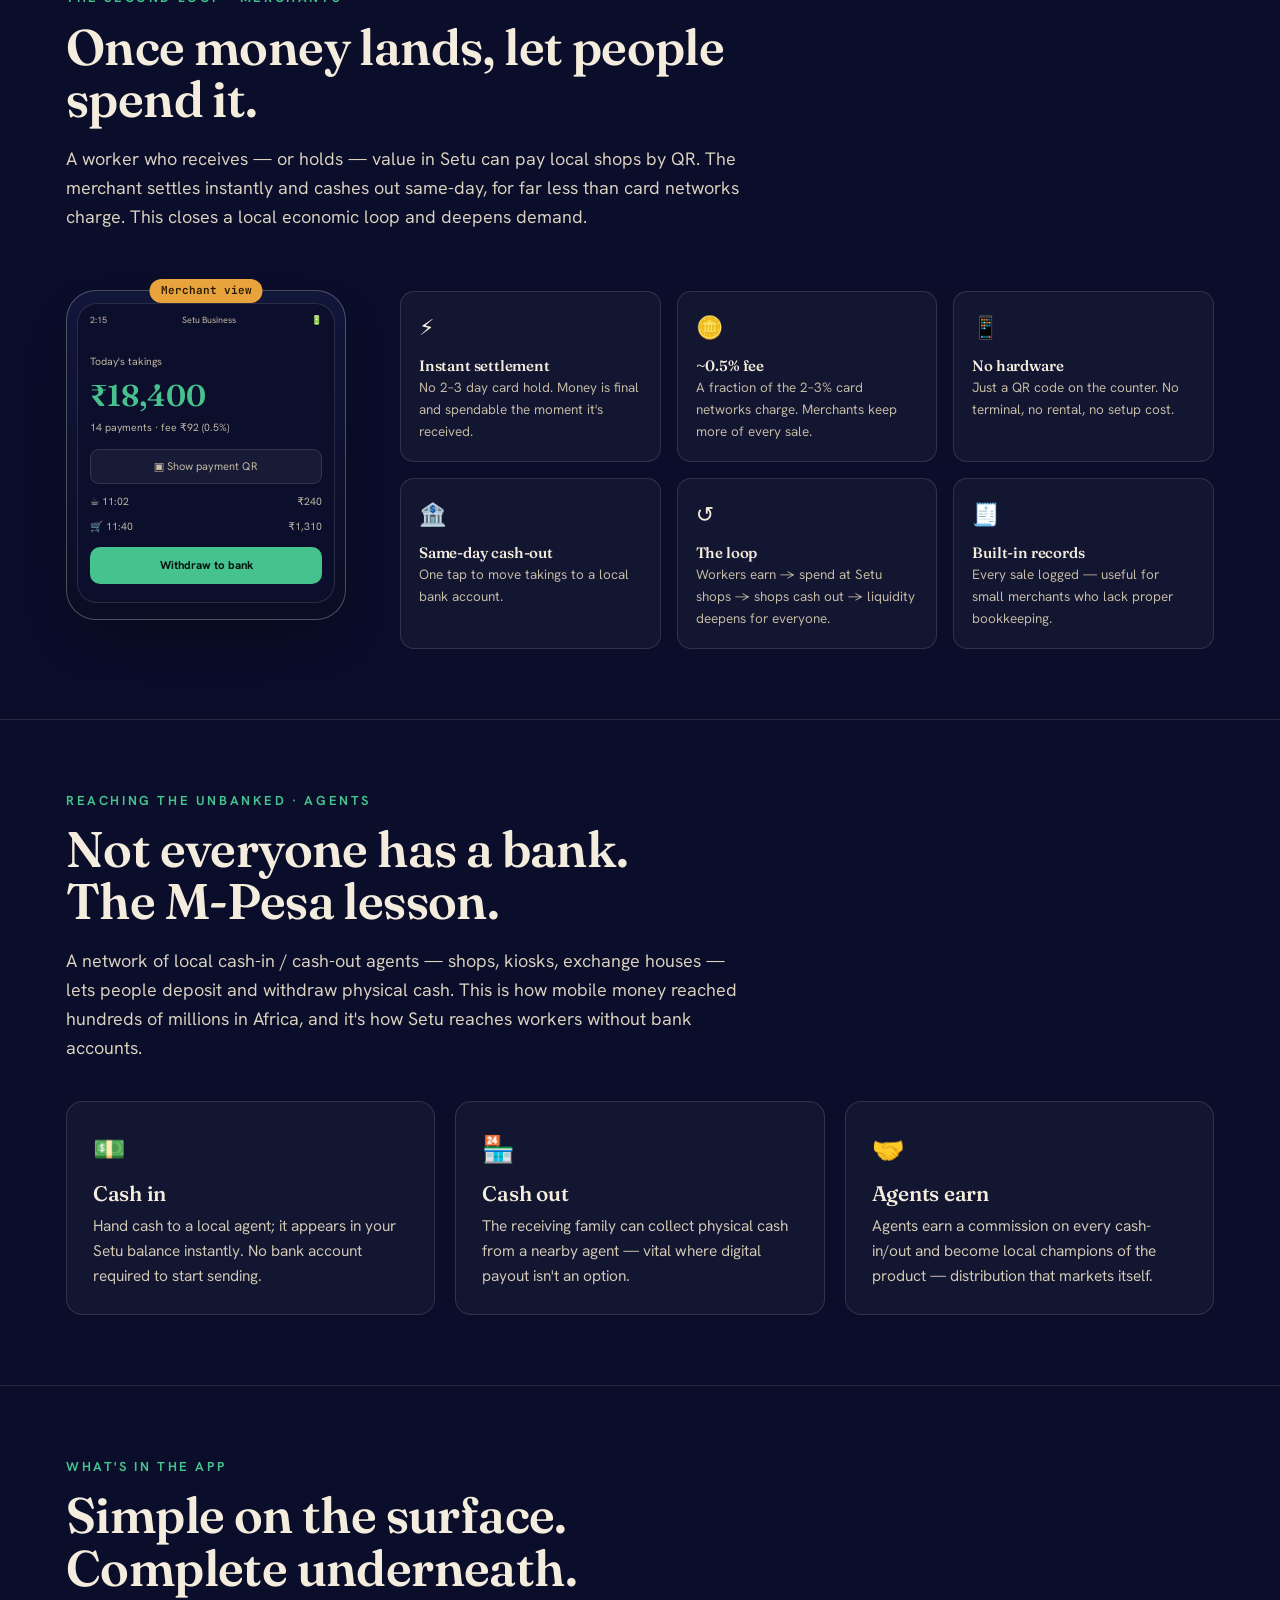
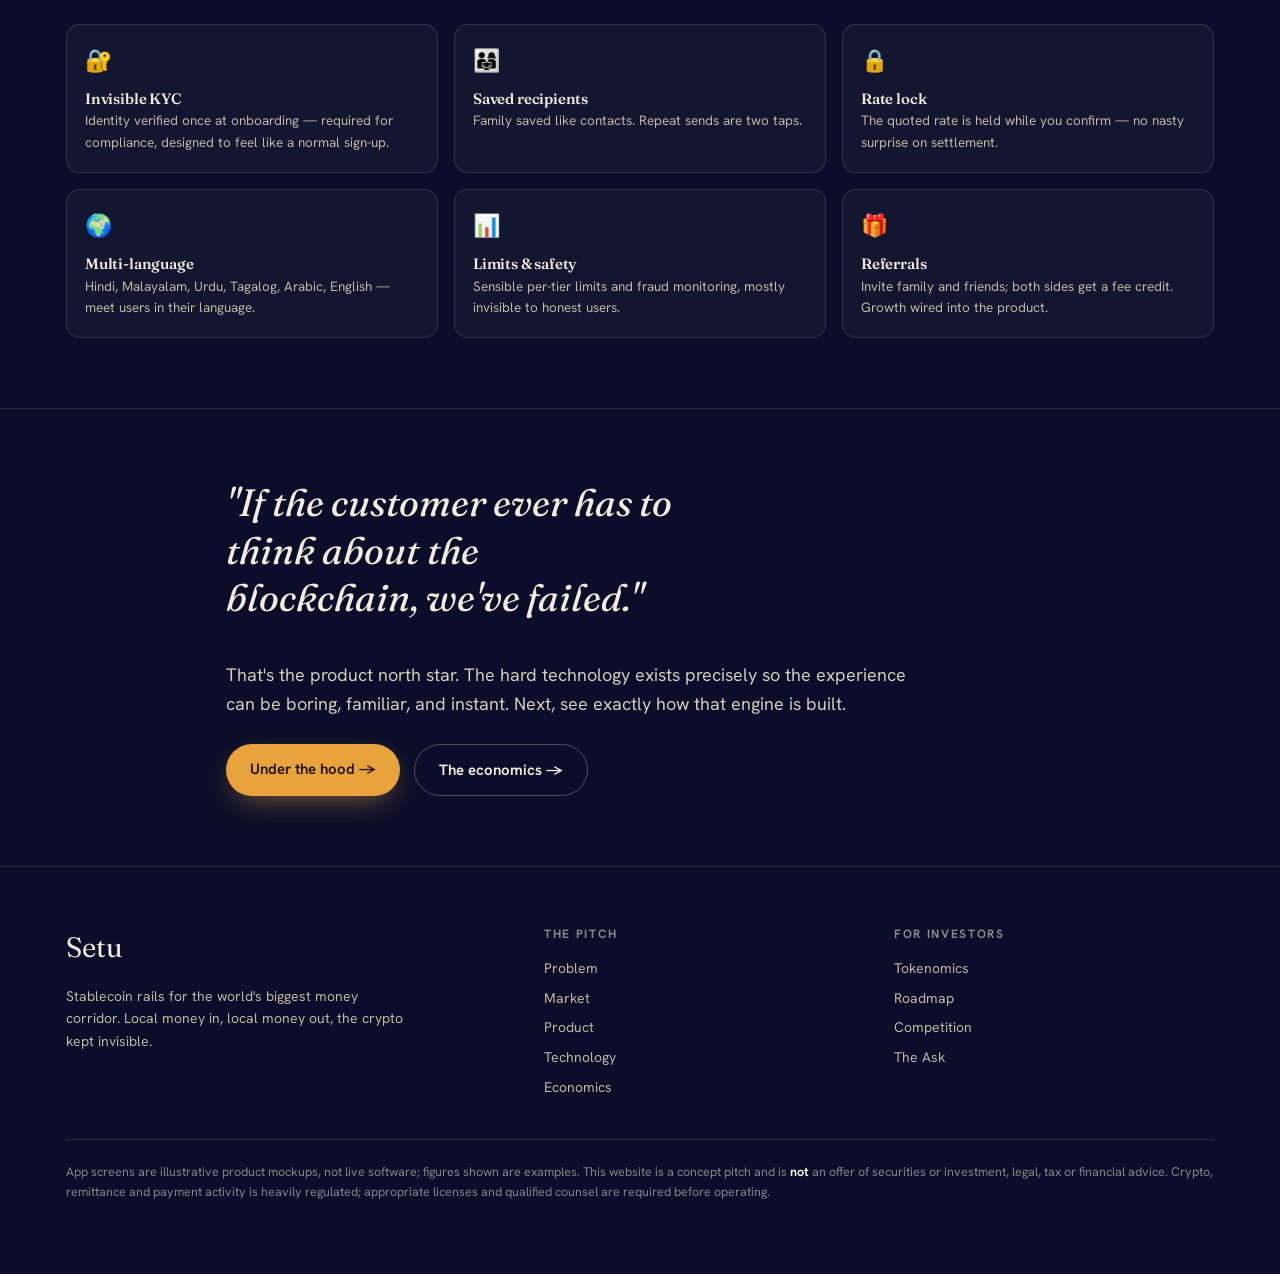
<file: product.html>
<!doctype html>
<html lang="en">
<head>
<meta charset="utf-8" />
<meta name="viewport" content="width=device-width, initial-scale=1" />
<title>Setu — Product · Send money. The crypto stays invisible.</title>
<meta name="description" content="The Setu product: a money app where the blockchain is an invisible engine. Full sender journey, merchant acceptance, agent cash-in, and the design principles behind mass adoption." />
<link rel="preconnect" href="https://fonts.googleapis.com">
<link rel="preconnect" href="https://fonts.gstatic.com" crossorigin>
<link href="https://fonts.googleapis.com/css2?family=Fraunces:ital,opsz,wght@0,9..144,300..900;1,9..144,400..700&family=Hanken+Grotesk:wght@300..800&family=JetBrains+Mono:wght@400;600&display=swap" rel="stylesheet">
<link rel="stylesheet" href="styles.css">
<style>
  .pr-hero{padding:78px 0 30px}
  .pr-hero h1{font-size:clamp(40px,6.4vw,80px);margin:.2em 0 .28em;font-weight:600;letter-spacing:-.02em}
  .pr-hero h1 .it{font-style:italic;color:var(--saffron)}

  /* phone component */
  .phones{display:grid;grid-template-columns:repeat(5,1fr);gap:18px;margin-top:36px}
  @media(max-width:1000px){.phones{grid-template-columns:repeat(3,1fr)}}
  @media(max-width:680px){.phones{grid-template-columns:1fr 1fr}}
  .ph{border:1px solid var(--line-strong);border-radius:30px;background:linear-gradient(180deg,#11163b,#0a0d24);
    padding:12px 10px 16px;box-shadow:var(--shadow);position:relative}
  .ph .stepcap{position:absolute;top:-12px;left:50%;transform:translateX(-50%);background:var(--saffron);color:#241500;
    font-family:"JetBrains Mono";font-size:11px;font-weight:600;padding:3px 11px;border-radius:20px;white-space:nowrap}
  .ph .scr{border-radius:20px;background:#0c0f2c;border:1px solid var(--line);overflow:hidden;min-height:300px;display:flex;flex-direction:column}
  .ph .bar{display:flex;justify-content:space-between;padding:9px 12px;font-size:9px;color:var(--cream-dim)}
  .ph .body{padding:6px 12px 14px;flex:1;display:flex;flex-direction:column}
  .ph h4{font-family:"Fraunces";font-size:14px;margin:4px 0 8px;color:var(--cream)}
  .ph .big{font-family:"Fraunces";font-size:30px;color:var(--cream);font-weight:600;line-height:1}
  .ph .muted{font-size:10.5px;color:var(--cream-dim)}
  .ph .jadebox{background:rgba(70,194,142,.1);border:1px solid rgba(70,194,142,.3);border-radius:10px;padding:9px;margin-top:auto}
  .ph .jadebox b{font-family:"Fraunces";color:var(--jade);font-size:18px}
  .ph .field{background:rgba(255,255,255,.05);border:1px solid var(--line);border-radius:9px;padding:8px 10px;font-size:11px;color:var(--cream-dim);margin:5px 0}
  .ph .pillbtn{background:var(--saffron);color:#241500;text-align:center;padding:9px;border-radius:10px;font-weight:700;font-size:11.5px;margin-top:8px}
  .ph .pillbtn.jade{background:var(--jade);color:#04150d}
  .ph .row{display:flex;justify-content:space-between;font-size:10.5px;color:var(--cream-dim);padding:4px 0}
  .ph .av{width:30px;height:30px;border-radius:50%;background:rgba(232,163,61,.18);display:flex;align-items:center;justify-content:center;font-size:15px}
  .ph .check{width:54px;height:54px;border-radius:50%;background:rgba(70,194,142,.16);border:1px solid var(--jade);display:flex;align-items:center;justify-content:center;font-size:26px;color:var(--jade);margin:14px auto 8px}

  /* principle cards */
  .princ{display:grid;grid-template-columns:repeat(2,1fr);gap:18px;margin-top:30px}
  @media(max-width:820px){.princ{grid-template-columns:1fr}}
  .princ .p{border:1px solid var(--line);border-radius:var(--r);padding:24px;background:var(--panel);display:flex;gap:16px}
  .princ .p .n{font-family:"Fraunces";font-size:26px;color:var(--saffron);line-height:1}
  .princ .p h3{margin:0 0 6px;font-size:18px}
  .princ .p p{margin:0;font-size:14.5px;color:#d4cab7}

  .vs{display:grid;grid-template-columns:1fr 1fr;gap:0;border:1px solid var(--line);border-radius:var(--r);overflow:hidden;margin-top:24px}
  @media(max-width:680px){.vs{grid-template-columns:1fr}}
  .vs>div{padding:24px}
  .vs .old{background:rgba(224,106,106,.06);border-right:1px solid var(--line)}
  .vs .new{background:rgba(70,194,142,.07)}
  .vs h4{margin:0 0 12px;font-size:15px;letter-spacing:.04em;text-transform:uppercase}
  .vs .old h4{color:var(--rose)}.vs .new h4{color:var(--jade)}
  .vs ul{margin:0;padding:0;list-style:none}
  .vs li{padding:7px 0;font-size:14.5px;color:#d4cab7;display:flex;gap:9px}
  .feat{display:grid;grid-template-columns:repeat(3,1fr);gap:16px;margin-top:30px}
  @media(max-width:820px){.feat{grid-template-columns:1fr 1fr}}
  @media(max-width:520px){.feat{grid-template-columns:1fr}}
  .feat .f{border:1px solid var(--line);border-radius:14px;padding:18px;background:var(--panel)}
  .feat .f .ic{font-size:22px}
  .feat .f h4{margin:6px 0 4px;font-size:15px}
  .feat .f p{margin:0;font-size:13.5px;color:var(--cream-dim)}
</style>
</head>
<body>

<!-- ============ NAV ============ -->
<header class="nav">
  <div class="wrap">
    <a class="brand" href="index.html">
      <svg width="26" height="26" viewBox="0 0 26 26"><path d="M2 18 C8 6, 18 6, 24 18" stroke="#E8A33D" stroke-width="2.4" fill="none" stroke-linecap="round"/><circle cx="2" cy="18" r="2.6" fill="#46C28E"/><circle cx="24" cy="18" r="2.6" fill="#46C28E"/></svg>
      Setu
    </a>
    <nav>
      <a href="index.html">Home</a>
      <a href="problem.html">Problem</a>
      <a href="market.html">Market</a>
      <a href="product.html" class="active">Product</a>
      <a href="technology.html">Technology</a>
      <a href="economics.html">Economics</a>
      <a href="tokenomics.html">Token</a>
      <a href="roadmap.html">Roadmap</a>
      <a href="competition.html">Competition</a>
      <a href="invest.html">Invest</a>
    </nav>
    <a class="btn solid sm navcta" href="invest.html">The Ask →</a>
  </div>
</header>

<!-- ============ HERO ============ -->
<div class="pr-hero">
  <div class="wrap">
    <div class="eyebrow">Product</div>
    <h1>Send money.<br><span class="it">The crypto stays invisible.</span></h1>
    <p class="lede">The entire product can be described in two words to a customer: <em>send money</em>. No wallets, no seed phrases, no "buy a token." Underneath, a regulated stablecoin does the heavy lifting — but the person never has to know, and never has to care.</p>
  </div>
</div>

<!-- ============ DESIGN DOCTRINE ============ -->
<section>
  <div class="wrap">
    <div class="kicker rv">The design doctrine</div>
    <h2 class="big rv">Every prior crypto-remittance app failed the same way: it made grandma learn crypto.</h2>
    <p class="sub rv">Setu's product philosophy is a single rule — <strong>the user's mental model is a money app, full stop.</strong> Four principles enforce it.</p>

    <div class="princ rv">
      <div class="p"><div class="n">1</div><div><h3>No keys, ever</h3><p>Embedded smart wallets and passkeys mean there's no seed phrase to lose. You log in like any app; the keys are managed and recoverable behind the scenes.</p></div></div>
      <div class="p"><div class="n">2</div><div><h3>Local currency, always</h3><p>You see AED going in and ₹ coming out. The USDC in the middle is never shown, never named, never your problem. Numbers are in money you understand.</p></div></div>
      <div class="p"><div class="n">3</div><div><h3>One screen, one action</h3><p>The home screen has one job: send. Amount, recipient, confirm. Everything advanced is buried where only power users go looking.</p></div></div>
      <div class="p"><div class="n">4</div><div><h3>Honest, upfront rate</h3><p>The exact amount the family receives — and the exact fee — is shown <em>before</em> you confirm. No hidden FX markup. Trust is the product.</p></div></div>
    </div>

    <div class="vs rv">
      <div class="old">
        <h4>✕ Old crypto apps</h4>
        <ul>
          <li>✕ "Create a wallet, write down 12 words"</li>
          <li>✕ Balances shown in USDC / tokens</li>
          <li>✕ "Approve transaction · gas fee 0.0003"</li>
          <li>✕ Paste a 0x… address to send</li>
          <li>✕ User must understand the chain</li>
        </ul>
      </div>
      <div class="new">
        <h4>✓ Setu</h4>
        <ul>
          <li>✓ "Sign in with your phone number"</li>
          <li>✓ Balances in AED and ₹</li>
          <li>✓ "Send AED 1,000 · fee AED 8.80"</li>
          <li>✓ Pick a contact, like any chat app</li>
          <li>✓ User understands nothing — and doesn't need to</li>
        </ul>
      </div>
    </div>
  </div>
</section>

<!-- ============ SENDER STORYBOARD ============ -->
<section>
  <div class="wrap">
    <div class="kicker rv">The sender journey</div>
    <h2 class="big rv">From "download" to "money landed" — five taps.</h2>
    <p class="sub rv">Here's the actual flow a worker in Dubai sees. Notice what's <em>absent</em>: any mention of blockchain, wallets, or tokens.</p>

    <div class="phones rv">
      <!-- 1 onboarding -->
      <div class="ph">
        <span class="stepcap">1 · Sign up</span>
        <div class="scr"><div class="bar"><span>9:41</span><span>Setu</span><span>🔋</span></div>
          <div class="body">
            <h4>Welcome 👋</h4>
            <p class="muted">Send money home in seconds, for under 1%.</p>
            <div class="field">📱 +971 5• ••• ••••</div>
            <div class="field">Verify with Face ID / passkey</div>
            <div class="muted" style="margin-top:6px">ID check happens once, in-app, in ~2 min.</div>
            <div class="pillbtn">Continue</div>
          </div>
        </div>
      </div>
      <!-- 2 home -->
      <div class="ph">
        <span class="stepcap">2 · Home</span>
        <div class="scr"><div class="bar"><span>9:42</span><span>Setu</span><span>🔋</span></div>
          <div class="body">
            <p class="muted">Available to send</p>
            <div class="big">AED 1,000</div>
            <div class="muted" style="margin:8px 0">Recent</div>
            <div class="row"><span>🏠 Amma</span><span>₹22,640</span></div>
            <div class="row"><span>🏠 Brother</span><span>₹5,000</span></div>
            <div class="pillbtn">+ Send money</div>
          </div>
        </div>
      </div>
      <!-- 3 amount -->
      <div class="ph">
        <span class="stepcap">3 · Amount</span>
        <div class="scr"><div class="bar"><span>9:42</span><span>Send</span><span>🔋</span></div>
          <div class="body">
            <p class="muted">You send</p>
            <div class="big">AED 1,000</div>
            <div style="text-align:center;color:var(--saffron);margin:8px 0">↓</div>
            <p class="muted">They get</p>
            <div class="big" style="color:var(--jade)">₹22,640</div>
            <div class="muted" style="margin-top:8px">Rate ₹22.64 · locked 60s</div>
            <div class="pillbtn">Choose recipient</div>
          </div>
        </div>
      </div>
      <!-- 4 confirm -->
      <div class="ph">
        <span class="stepcap">4 · Confirm</span>
        <div class="scr"><div class="bar"><span>9:43</span><span>Confirm</span><span>🔋</span></div>
          <div class="body">
            <div style="display:flex;gap:8px;align-items:center;margin-bottom:6px"><div class="av">🏠</div><div><div style="font-size:12px">Amma</div><div class="muted">HDFC ••4521</div></div></div>
            <div class="row"><span>You send</span><span>AED 1,000</span></div>
            <div class="row"><span>Fee &amp; FX</span><span style="color:var(--jade)">AED 8.80</span></div>
            <div class="row"><span>They receive</span><span style="color:var(--jade)">₹22,640</span></div>
            <div class="jadebox" style="margin-top:8px"><span class="muted">Arrives in</span><br><b>~8 seconds</b></div>
            <div class="pillbtn jade">Slide to send →</div>
          </div>
        </div>
      </div>
      <!-- 5 success -->
      <div class="ph">
        <span class="stepcap">5 · Done</span>
        <div class="scr"><div class="bar"><span>9:43</span><span>Sent</span><span>🔋</span></div>
          <div class="body" style="text-align:center">
            <div class="check">✓</div>
            <h4 style="text-align:center">₹22,640 delivered</h4>
            <p class="muted">Amma received it in HDFC ••4521.</p>
            <div class="jadebox"><span class="muted">You saved vs a bank</span><br><b>AED 55</b></div>
            <div class="pillbtn">Send a receipt</div>
          </div>
        </div>
      </div>
    </div>
    <div class="note good rv">The "you saved AED 55" moment on screen 5 is deliberate — it converts an invisible benefit into a felt, shareable win. That single line is a growth engine.</div>
  </div>
</section>

<!-- ============ WORKFLOW DETAIL ============ -->
<section>
  <div class="wrap">
    <div class="kicker rv">Under that simplicity</div>
    <h2 class="big rv">What those five taps actually trigger.</h2>
    <div class="flowwrap mt rv">
      <div class="flowtitle"><span class="tag">SENDER WORKFLOW</span> The full path of one transfer</div>
      <svg class="flow" viewBox="0 0 1120 230">
        <defs><marker id="arr" markerWidth="9" markerHeight="9" refX="7" refY="4.5" orient="auto"><path d="M0 0 L9 4.5 L0 9 z" fill="#c7bca6"/></marker></defs>
        <rect class="nodeA" x="14" y="74" width="172" height="80" rx="12"/>
        <text x="100" y="102" text-anchor="middle" class="lbl">📱 Pay in AED</text>
        <text x="100" y="122" text-anchor="middle" class="sub">UPI · card · cash agent</text>
        <text x="100" y="64" text-anchor="middle" class="step">STEP 1</text>
        <path class="arrow" d="M190 114 H262" marker-end="url(#arr)"/>
        <rect class="node" x="266" y="74" width="186" height="80" rx="12"/>
        <text x="359" y="100" text-anchor="middle" class="lbl">🔁 Convert to USDC</text>
        <text x="359" y="120" text-anchor="middle" class="sub">regulated stablecoin</text>
        <text x="359" y="64" text-anchor="middle" class="step">STEP 2</text>
        <path class="arrow" d="M456 114 H528" marker-end="url(#arr)"/>
        <rect class="node" x="532" y="74" width="186" height="80" rx="12"/>
        <text x="625" y="100" text-anchor="middle" class="lbl">🌐 Cross-border rail</text>
        <text x="625" y="120" text-anchor="middle" class="sub">settles in seconds</text>
        <text x="625" y="64" text-anchor="middle" class="step">STEP 3</text>
        <path class="arrow" d="M722 114 H794" marker-end="url(#arr)"/>
        <rect class="node" x="798" y="74" width="172" height="80" rx="12"/>
        <text x="884" y="100" text-anchor="middle" class="lbl">💱 LP converts</text>
        <text x="884" y="120" text-anchor="middle" class="sub">USDC → INR locally</text>
        <text x="884" y="64" text-anchor="middle" class="step">STEP 4</text>
        <path class="arrow" d="M974 114 H1030 V190 H520" marker-end="url(#arr)"/>
        <rect class="nodeG" x="300" y="172" width="220" height="42" rx="10"/>
        <text x="410" y="198" text-anchor="middle" class="lbl">🏠 Family receives INR · &lt;1%</text>
        <text x="180" y="200" class="sub">All four steps complete before screen 5 finishes its animation.</text>
      </svg>
    </div>
  </div>
</section>

<!-- ============ MERCHANT ============ -->
<section>
  <div class="wrap">
    <div class="kicker rv">The second loop · merchants</div>
    <h2 class="big rv">Once money lands, let people spend it.</h2>
    <p class="sub rv">A worker who receives — or holds — value in Setu can pay local shops by QR. The merchant settles instantly and cashes out same-day, for far less than card networks charge. This closes a local economic loop and deepens demand.</p>

    <div style="display:grid;grid-template-columns:300px 1fr;gap:34px;align-items:center;margin-top:30px" class="rv">
      <div class="ph" style="max-width:280px">
        <span class="stepcap">Merchant view</span>
        <div class="scr"><div class="bar"><span>2:15</span><span>Setu Business</span><span>🔋</span></div>
          <div class="body">
            <p class="muted">Today's takings</p>
            <div class="big" style="color:var(--jade)">₹18,400</div>
            <div class="muted" style="margin:8px 0">14 payments · fee ₹92 (0.5%)</div>
            <div class="field" style="text-align:center">▣ Show payment QR</div>
            <div class="row"><span>☕ 11:02</span><span>₹240</span></div>
            <div class="row"><span>🛒 11:40</span><span>₹1,310</span></div>
            <div class="pillbtn jade">Withdraw to bank</div>
          </div>
        </div>
      </div>
      <div>
        <div class="feat">
          <div class="f"><span class="ic">⚡</span><h4>Instant settlement</h4><p>No 2–3 day card hold. Money is final and spendable the moment it's received.</p></div>
          <div class="f"><span class="ic">🪙</span><h4>~0.5% fee</h4><p>A fraction of the 2–3% card networks charge. Merchants keep more of every sale.</p></div>
          <div class="f"><span class="ic">📱</span><h4>No hardware</h4><p>Just a QR code on the counter. No terminal, no rental, no setup cost.</p></div>
          <div class="f"><span class="ic">🏦</span><h4>Same-day cash-out</h4><p>One tap to move takings to a local bank account.</p></div>
          <div class="f"><span class="ic">↺</span><h4>The loop</h4><p>Workers earn → spend at Setu shops → shops cash out → liquidity deepens for everyone.</p></div>
          <div class="f"><span class="ic">🧾</span><h4>Built-in records</h4><p>Every sale logged — useful for small merchants who lack proper bookkeeping.</p></div>
        </div>
      </div>
    </div>
    <style>@media(max-width:760px){section .wrap>div[style*="grid-template-columns:300px"]{grid-template-columns:1fr !important}}</style>
  </div>
</section>

<!-- ============ AGENT / CASH ============ -->
<section>
  <div class="wrap">
    <div class="kicker rv">Reaching the unbanked · agents</div>
    <h2 class="big rv">Not everyone has a bank. The M-Pesa lesson.</h2>
    <p class="sub rv">A network of local cash-in / cash-out agents — shops, kiosks, exchange houses — lets people deposit and withdraw physical cash. This is how mobile money reached hundreds of millions in Africa, and it's how Setu reaches workers without bank accounts.</p>
    <div class="mt grid3">
      <div class="card rv"><span class="ic">💵</span><h3>Cash in</h3><p>Hand cash to a local agent; it appears in your Setu balance instantly. No bank account required to start sending.</p></div>
      <div class="card rv d1"><span class="ic">🏪</span><h3>Cash out</h3><p>The receiving family can collect physical cash from a nearby agent — vital where digital payout isn't an option.</p></div>
      <div class="card rv d2"><span class="ic">🤝</span><h3>Agents earn</h3><p>Agents earn a commission on every cash-in/out and become local champions of the product — distribution that markets itself.</p></div>
    </div>
  </div>
</section>

<!-- ============ FEATURE OVERVIEW ============ -->
<section>
  <div class="wrap">
    <div class="kicker rv">What's in the app</div>
    <h2 class="big rv">Simple on the surface. Complete underneath.</h2>
    <div class="feat rv">
      <div class="f"><span class="ic">🔐</span><h4>Invisible KYC</h4><p>Identity verified once at onboarding — required for compliance, designed to feel like a normal sign-up.</p></div>
      <div class="f"><span class="ic">👨‍👩‍👧</span><h4>Saved recipients</h4><p>Family saved like contacts. Repeat sends are two taps.</p></div>
      <div class="f"><span class="ic">🔒</span><h4>Rate lock</h4><p>The quoted rate is held while you confirm — no nasty surprise on settlement.</p></div>
      <div class="f"><span class="ic">🌍</span><h4>Multi-language</h4><p>Hindi, Malayalam, Urdu, Tagalog, Arabic, English — meet users in their language.</p></div>
      <div class="f"><span class="ic">📊</span><h4>Limits &amp; safety</h4><p>Sensible per-tier limits and fraud monitoring, mostly invisible to honest users.</p></div>
      <div class="f"><span class="ic">🎁</span><h4>Referrals</h4><p>Invite family and friends; both sides get a fee credit. Growth wired into the product.</p></div>
    </div>
  </div>
</section>

<!-- ============ CLOSE ============ -->
<section>
  <div class="wrap rv" style="max-width:880px">
    <div class="quote">"If the customer ever has to think about the blockchain, we've failed."</div>
    <p class="sub mt">That's the product north star. The hard technology exists precisely so the experience can be boring, familiar, and instant. Next, see exactly how that engine is built.</p>
    <div class="ctarow"><a class="btn solid" href="technology.html">Under the hood →</a><a class="btn ghost" href="economics.html">The economics →</a></div>
  </div>
</section>

<!-- ============ FOOTER ============ -->
<footer>
  <div class="wrap">
    <div class="footgrid">
      <div>
        <div class="foothead">Setu</div>
        <p style="max-width:340px">Stablecoin rails for the world's biggest money corridor. Local money in, local money out, the crypto kept invisible.</p>
      </div>
      <div>
        <h5>The pitch</h5>
        <ul>
          <li><a href="problem.html">Problem</a></li>
          <li><a href="market.html">Market</a></li>
          <li><a href="product.html">Product</a></li>
          <li><a href="technology.html">Technology</a></li>
          <li><a href="economics.html">Economics</a></li>
        </ul>
      </div>
      <div>
        <h5>For investors</h5>
        <ul>
          <li><a href="tokenomics.html">Tokenomics</a></li>
          <li><a href="roadmap.html">Roadmap</a></li>
          <li><a href="competition.html">Competition</a></li>
          <li><a href="invest.html">The Ask</a></li>
        </ul>
      </div>
    </div>
    <div class="footnote">
      App screens are illustrative product mockups, not live software; figures shown are examples. This website is a concept pitch and is <strong>not</strong> an offer of securities or investment, legal, tax or financial advice. Crypto, remittance and payment activity is heavily regulated; appropriate licenses and qualified counsel are required before operating.
    </div>
  </div>
</footer>

<script>
  const io=new IntersectionObserver((es)=>{es.forEach(e=>{if(e.isIntersecting){e.target.classList.add('in');io.unobserve(e.target)}})},{threshold:.1});
  document.querySelectorAll('.rv').forEach(el=>io.observe(el));
</script>
</body>
</html>
</file>
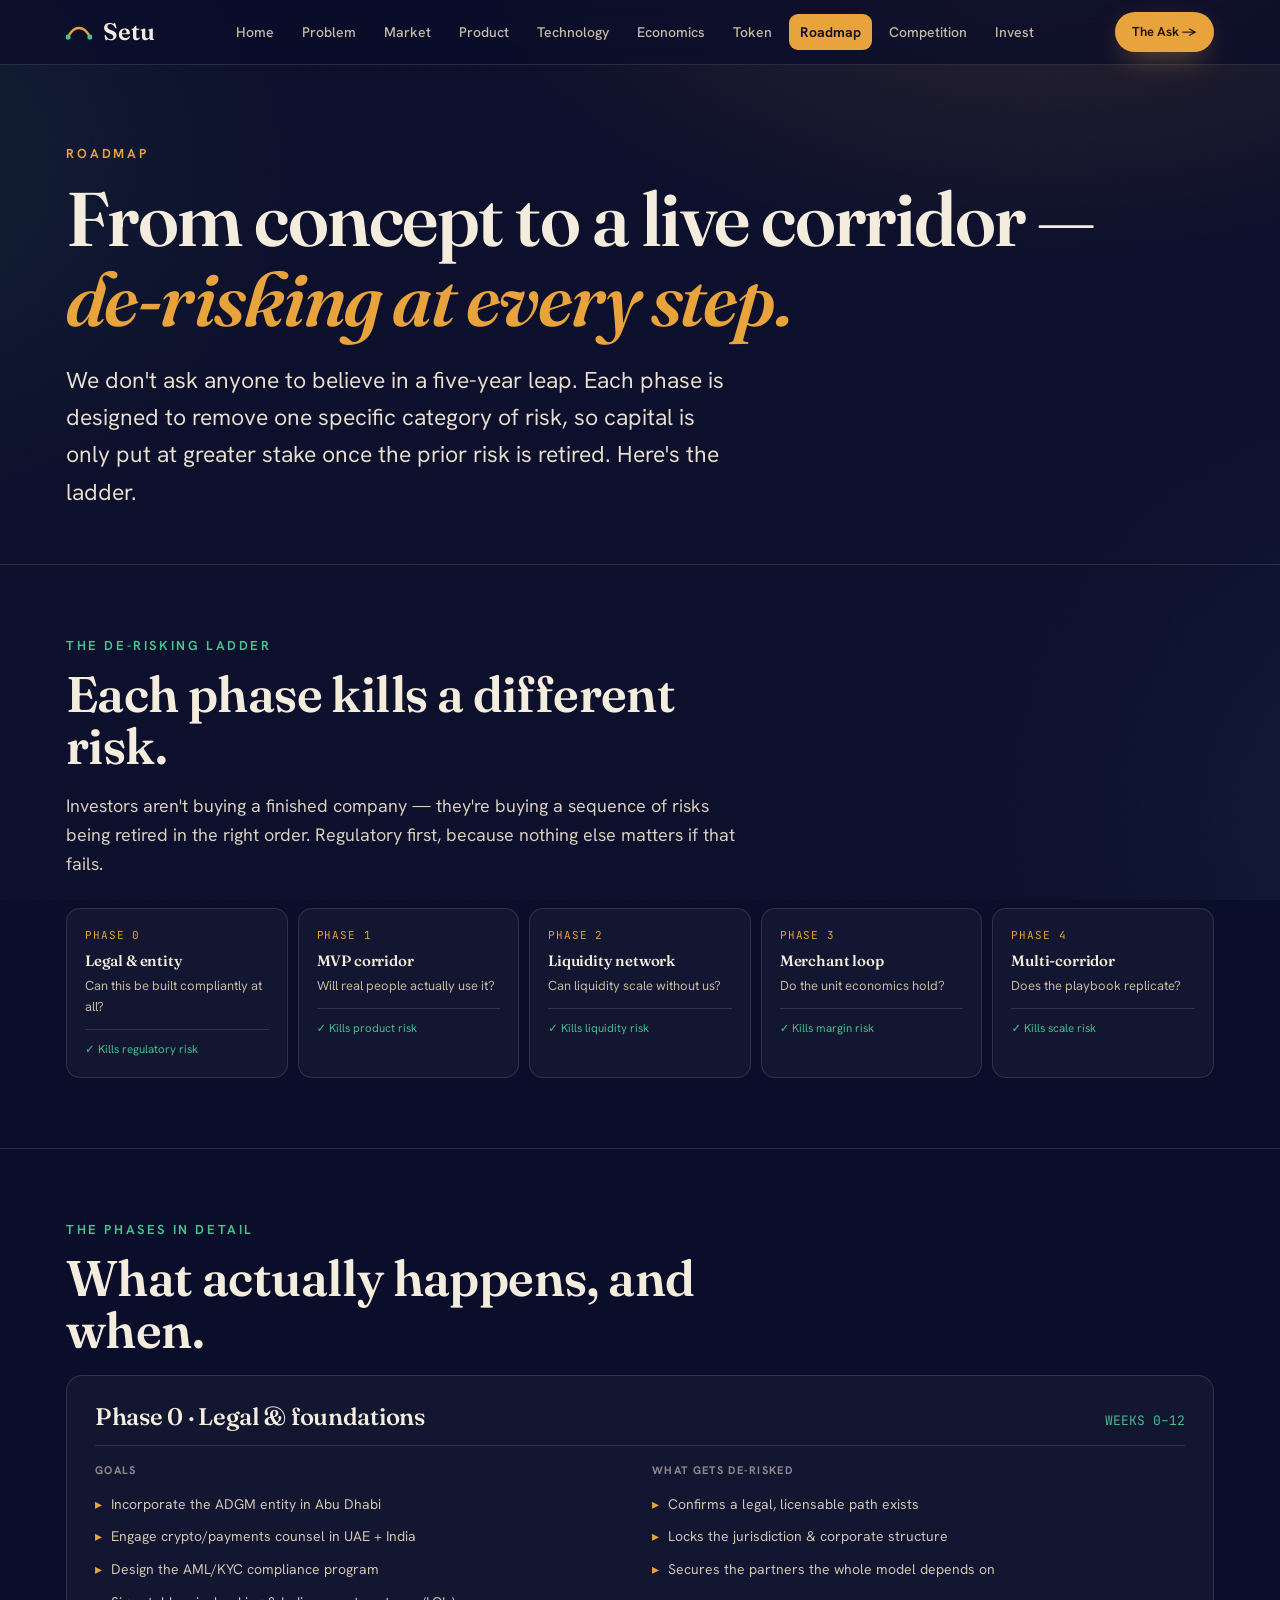
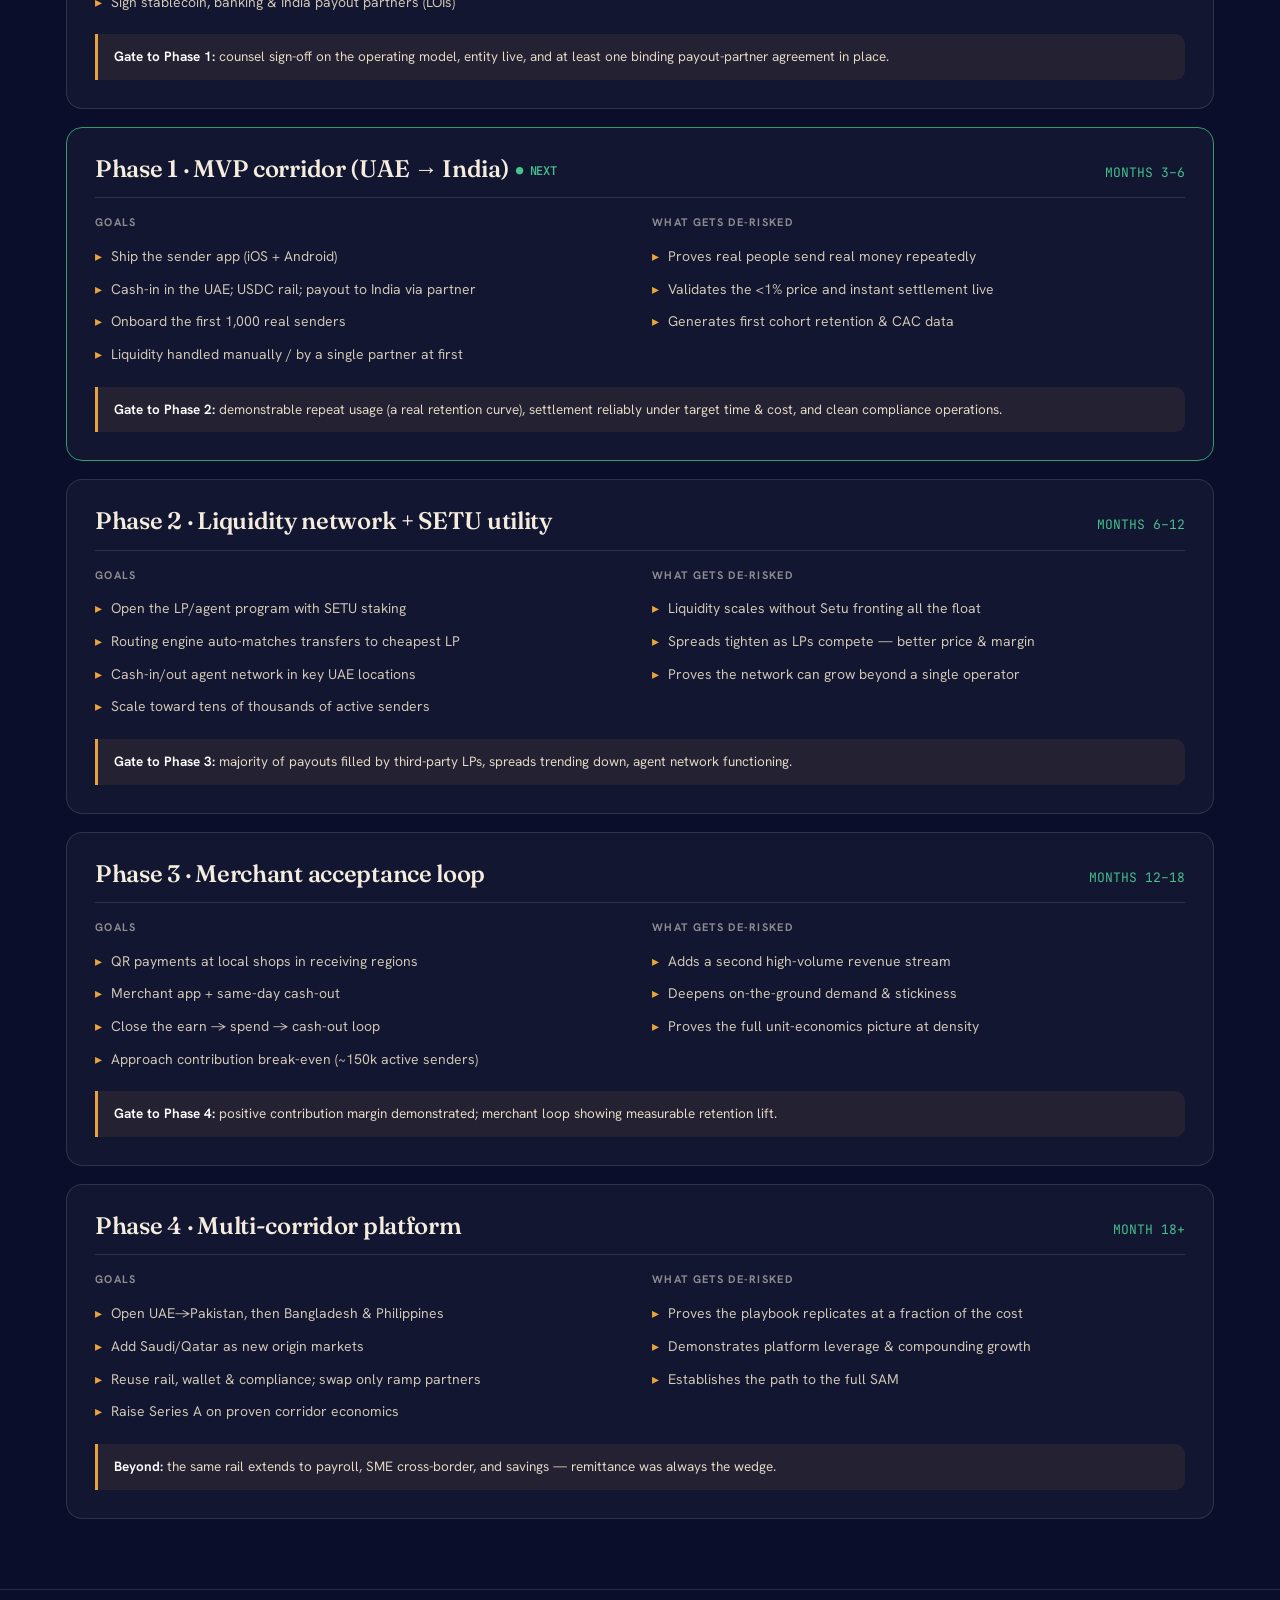
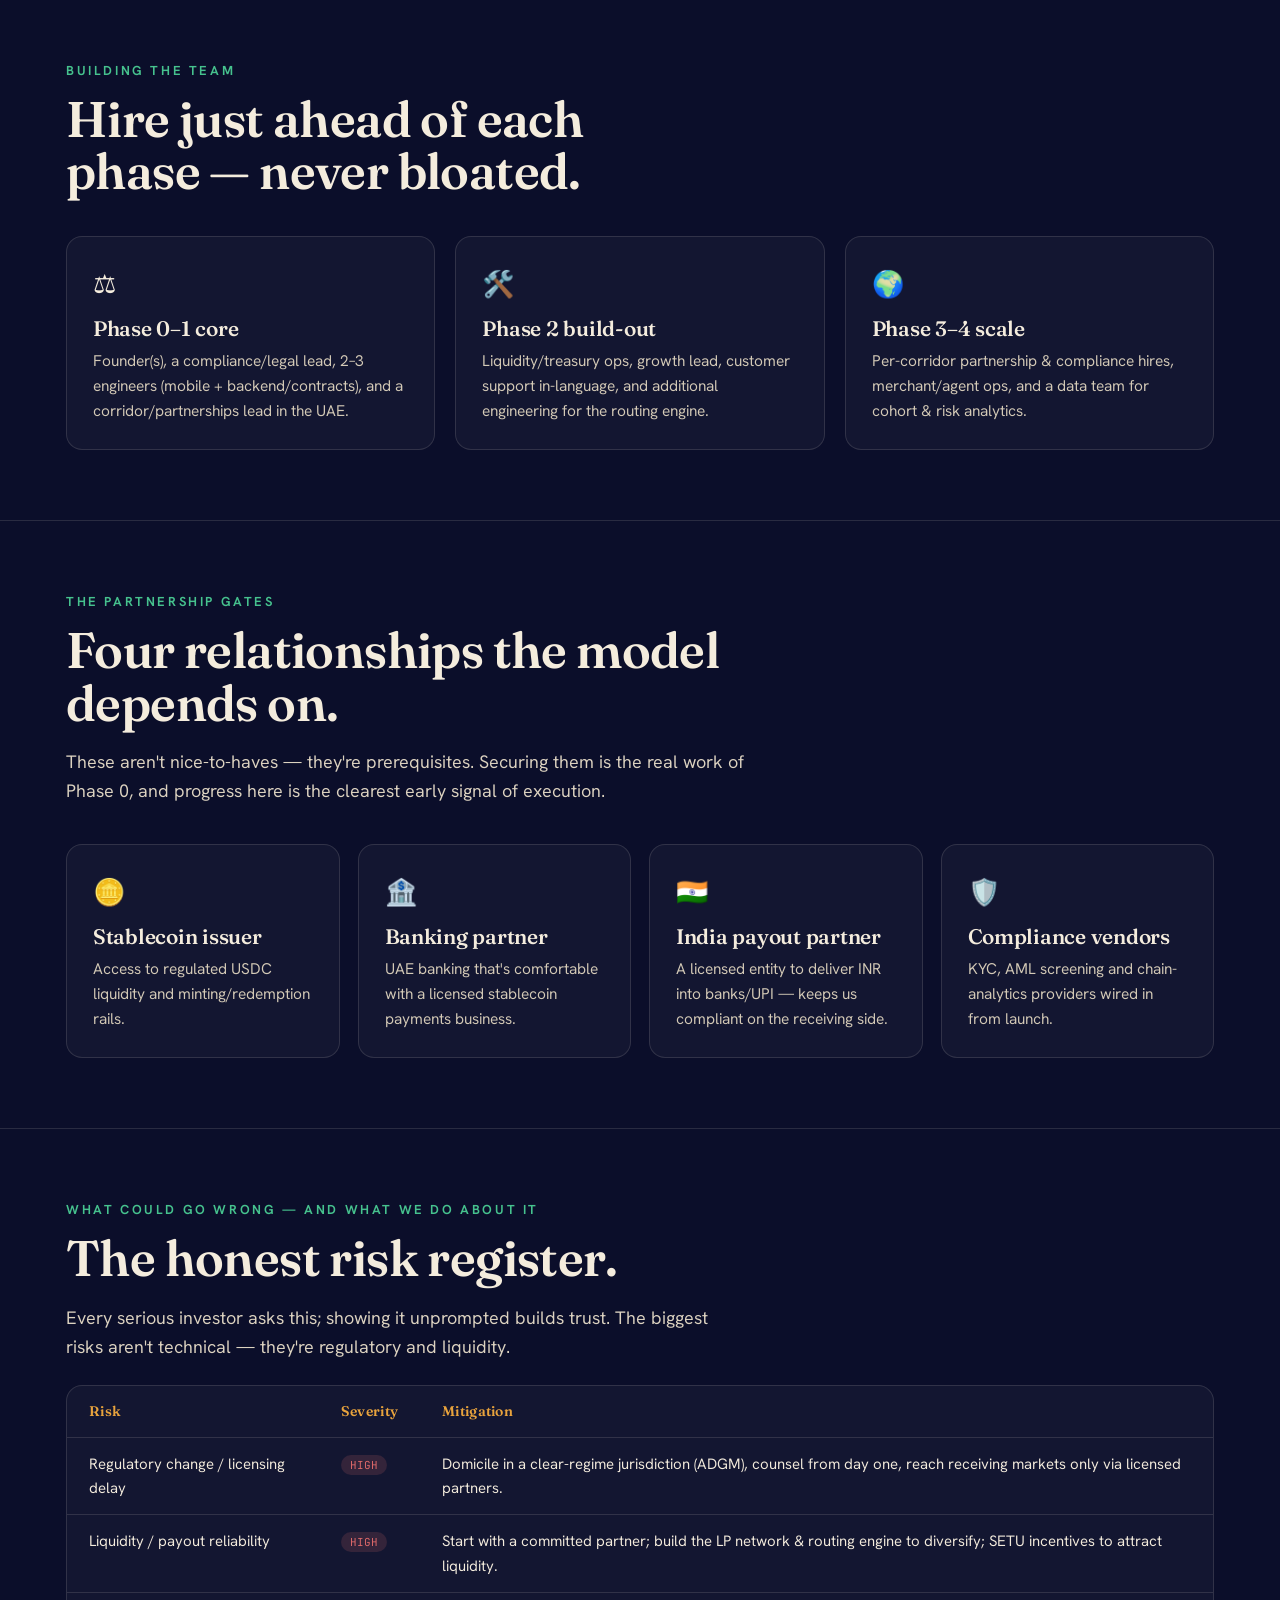
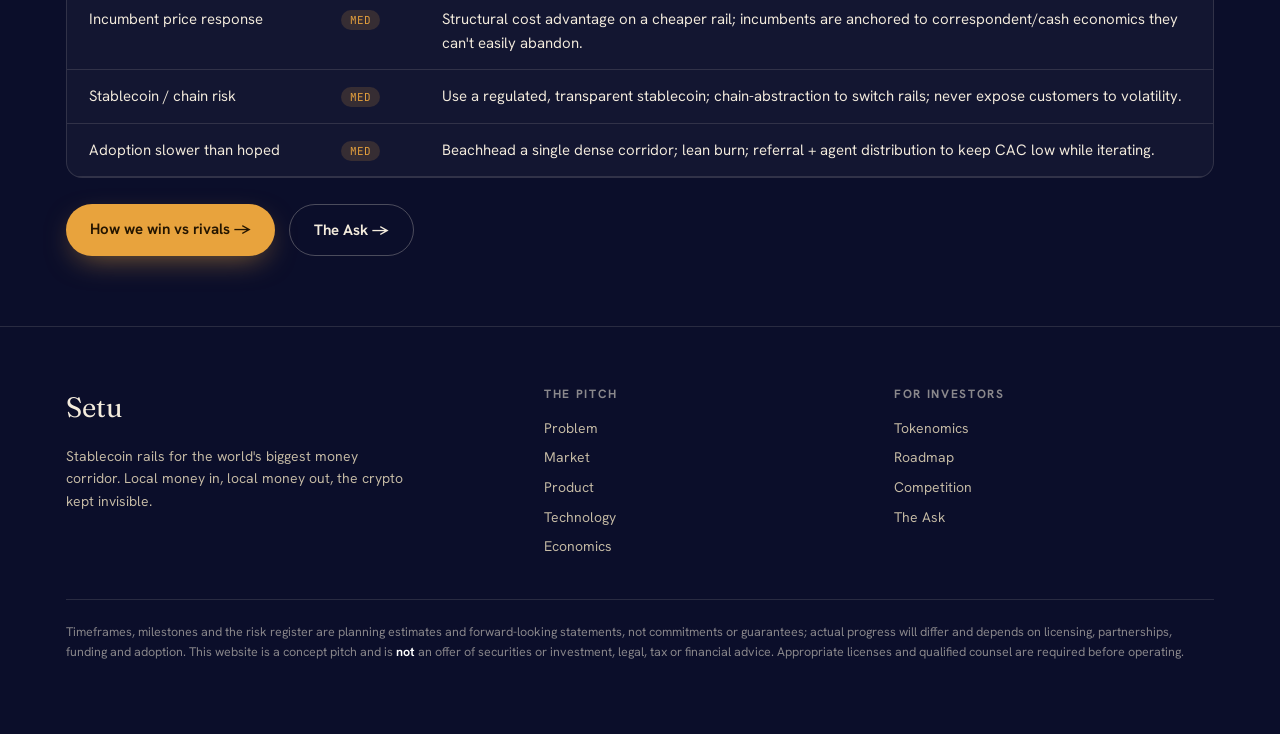
<file: roadmap.html>
<!doctype html>
<html lang="en">
<head>
<meta charset="utf-8" />
<meta name="viewport" content="width=device-width, initial-scale=1" />
<title>Setu — Roadmap · From concept to a live corridor</title>
<meta name="description" content="The Setu roadmap: a phased plan from legal foundations to a live UAE→India corridor to a multi-corridor platform — with the specific risk each phase removes." />
<link rel="preconnect" href="https://fonts.googleapis.com">
<link rel="preconnect" href="https://fonts.gstatic.com" crossorigin>
<link href="https://fonts.googleapis.com/css2?family=Fraunces:ital,opsz,wght@0,9..144,300..900;1,9..144,400..700&family=Hanken+Grotesk:wght@300..800&family=JetBrains+Mono:wght@400;600&display=swap" rel="stylesheet">
<link rel="stylesheet" href="styles.css">
<style>
  .rm-hero{padding:78px 0 30px}
  .rm-hero h1{font-size:clamp(40px,6.4vw,76px);margin:.2em 0 .28em;font-weight:600;letter-spacing:-.02em}
  .rm-hero h1 .it{font-style:italic;color:var(--saffron)}
  /* de-risk ladder */
  .ladder{display:grid;grid-template-columns:repeat(5,1fr);gap:10px;margin-top:30px}
  @media(max-width:900px){.ladder{grid-template-columns:1fr 1fr}}
  .ladder .rung{border:1px solid var(--line);border-radius:14px;padding:18px;background:var(--panel);position:relative}
  .ladder .rung .ph{font-family:"JetBrains Mono";font-size:11px;color:var(--saffron);letter-spacing:.08em}
  .ladder .rung h4{margin:8px 0 6px;font-size:15px}
  .ladder .rung p{margin:0;font-size:13px;color:var(--cream-dim)}
  .ladder .rung .kill{margin-top:12px;font-size:11.5px;color:var(--jade);border-top:1px solid var(--line);padding-top:10px}
  /* big phase blocks */
  .pblock{border:1px solid var(--line);border-radius:var(--r);padding:28px;background:var(--panel);margin-top:18px}
  .pblock .head{display:flex;justify-content:space-between;align-items:baseline;flex-wrap:wrap;gap:10px;border-bottom:1px solid var(--line);padding-bottom:14px;margin-bottom:16px}
  .pblock .head h3{font-size:24px;margin:0}
  .pblock .head .when{font-family:"JetBrains Mono";font-size:13px;color:var(--jade)}
  .pblock .cols{display:grid;grid-template-columns:1fr 1fr;gap:24px}
  @media(max-width:680px){.pblock .cols{grid-template-columns:1fr}}
  .pblock h5{font-family:"Hanken Grotesk";text-transform:uppercase;letter-spacing:.12em;font-size:11px;color:var(--cream-faint);margin:0 0 8px}
  .pblock ul{margin:0;padding:0;list-style:none}
  .pblock li{padding:5px 0;font-size:14px;color:#d4cab7;display:flex;gap:9px}
  .pblock li:before{content:"▸";color:var(--saffron)}
  .pblock .gate{margin-top:16px;background:rgba(232,163,61,.08);border-left:3px solid var(--saffron);padding:12px 16px;border-radius:0 10px 10px 0;font-size:13.5px;color:#e6dcc9}
  .pblock.live{border-color:var(--jade-deep)}
  .pblock.live .head h3:after{content:" ● NEXT";color:var(--jade);font-family:"JetBrains Mono";font-size:12px;vertical-align:middle}
  /* risk register */
  .risks{margin-top:24px;border:1px solid var(--line);border-radius:var(--r);overflow:hidden}
  .risks table td,.risks table th{vertical-align:top}
  .sev{font-family:"JetBrains Mono";font-size:11px;padding:3px 9px;border-radius:20px}
  .sev.h{background:rgba(224,106,106,.16);color:var(--rose)}
  .sev.m{background:rgba(232,163,61,.16);color:var(--saffron)}
</style>
</head>
<body>

<!-- ============ NAV ============ -->
<header class="nav">
  <div class="wrap">
    <a class="brand" href="index.html">
      <svg width="26" height="26" viewBox="0 0 26 26"><path d="M2 18 C8 6, 18 6, 24 18" stroke="#E8A33D" stroke-width="2.4" fill="none" stroke-linecap="round"/><circle cx="2" cy="18" r="2.6" fill="#46C28E"/><circle cx="24" cy="18" r="2.6" fill="#46C28E"/></svg>
      Setu
    </a>
    <nav>
      <a href="index.html">Home</a>
      <a href="problem.html">Problem</a>
      <a href="market.html">Market</a>
      <a href="product.html">Product</a>
      <a href="technology.html">Technology</a>
      <a href="economics.html">Economics</a>
      <a href="tokenomics.html">Token</a>
      <a href="roadmap.html" class="active">Roadmap</a>
      <a href="competition.html">Competition</a>
      <a href="invest.html">Invest</a>
    </nav>
    <a class="btn solid sm navcta" href="invest.html">The Ask →</a>
  </div>
</header>

<!-- ============ HERO ============ -->
<div class="rm-hero">
  <div class="wrap">
    <div class="eyebrow">Roadmap</div>
    <h1>From concept to a live corridor —<br><span class="it">de-risking at every step.</span></h1>
    <p class="lede">We don't ask anyone to believe in a five-year leap. Each phase is designed to remove one specific category of risk, so capital is only put at greater stake once the prior risk is retired. Here's the ladder.</p>
  </div>
</div>

<!-- ============ DE-RISK LADDER ============ -->
<section>
  <div class="wrap">
    <div class="kicker rv">The de-risking ladder</div>
    <h2 class="big rv">Each phase kills a different risk.</h2>
    <p class="sub rv">Investors aren't buying a finished company — they're buying a sequence of risks being retired in the right order. Regulatory first, because nothing else matters if that fails.</p>

    <div class="ladder rv">
      <div class="rung"><div class="ph">PHASE 0</div><h4>Legal &amp; entity</h4><p>Can this be built compliantly at all?</p><div class="kill">✓ Kills regulatory risk</div></div>
      <div class="rung"><div class="ph">PHASE 1</div><h4>MVP corridor</h4><p>Will real people actually use it?</p><div class="kill">✓ Kills product risk</div></div>
      <div class="rung"><div class="ph">PHASE 2</div><h4>Liquidity network</h4><p>Can liquidity scale without us?</p><div class="kill">✓ Kills liquidity risk</div></div>
      <div class="rung"><div class="ph">PHASE 3</div><h4>Merchant loop</h4><p>Do the unit economics hold?</p><div class="kill">✓ Kills margin risk</div></div>
      <div class="rung"><div class="ph">PHASE 4</div><h4>Multi-corridor</h4><p>Does the playbook replicate?</p><div class="kill">✓ Kills scale risk</div></div>
    </div>
  </div>
</section>

<!-- ============ PHASE DETAIL ============ -->
<section>
  <div class="wrap">
    <div class="kicker rv">The phases in detail</div>
    <h2 class="big rv">What actually happens, and when.</h2>

    <!-- Phase 0 -->
    <div class="pblock rv">
      <div class="head"><h3>Phase 0 · Legal &amp; foundations</h3><span class="when">WEEKS 0–12</span></div>
      <div class="cols">
        <div>
          <h5>Goals</h5>
          <ul>
            <li>Incorporate the ADGM entity in Abu Dhabi</li>
            <li>Engage crypto/payments counsel in UAE + India</li>
            <li>Design the AML/KYC compliance program</li>
            <li>Sign stablecoin, banking &amp; India payout partners (LOIs)</li>
          </ul>
        </div>
        <div>
          <h5>What gets de-risked</h5>
          <ul>
            <li>Confirms a legal, licensable path exists</li>
            <li>Locks the jurisdiction &amp; corporate structure</li>
            <li>Secures the partners the whole model depends on</li>
          </ul>
        </div>
      </div>
      <div class="gate"><strong>Gate to Phase 1:</strong> counsel sign-off on the operating model, entity live, and at least one binding payout-partner agreement in place.</div>
    </div>

    <!-- Phase 1 -->
    <div class="pblock live rv">
      <div class="head"><h3>Phase 1 · MVP corridor (UAE → India)</h3><span class="when">MONTHS 3–6</span></div>
      <div class="cols">
        <div>
          <h5>Goals</h5>
          <ul>
            <li>Ship the sender app (iOS + Android)</li>
            <li>Cash-in in the UAE; USDC rail; payout to India via partner</li>
            <li>Onboard the first 1,000 real senders</li>
            <li>Liquidity handled manually / by a single partner at first</li>
          </ul>
        </div>
        <div>
          <h5>What gets de-risked</h5>
          <ul>
            <li>Proves real people send real money repeatedly</li>
            <li>Validates the &lt;1% price and instant settlement live</li>
            <li>Generates first cohort retention &amp; CAC data</li>
          </ul>
        </div>
      </div>
      <div class="gate"><strong>Gate to Phase 2:</strong> demonstrable repeat usage (a real retention curve), settlement reliably under target time &amp; cost, and clean compliance operations.</div>
    </div>

    <!-- Phase 2 -->
    <div class="pblock rv">
      <div class="head"><h3>Phase 2 · Liquidity network + SETU utility</h3><span class="when">MONTHS 6–12</span></div>
      <div class="cols">
        <div>
          <h5>Goals</h5>
          <ul>
            <li>Open the LP/agent program with SETU staking</li>
            <li>Routing engine auto-matches transfers to cheapest LP</li>
            <li>Cash-in/out agent network in key UAE locations</li>
            <li>Scale toward tens of thousands of active senders</li>
          </ul>
        </div>
        <div>
          <h5>What gets de-risked</h5>
          <ul>
            <li>Liquidity scales without Setu fronting all the float</li>
            <li>Spreads tighten as LPs compete — better price &amp; margin</li>
            <li>Proves the network can grow beyond a single operator</li>
          </ul>
        </div>
      </div>
      <div class="gate"><strong>Gate to Phase 3:</strong> majority of payouts filled by third-party LPs, spreads trending down, agent network functioning.</div>
    </div>

    <!-- Phase 3 -->
    <div class="pblock rv">
      <div class="head"><h3>Phase 3 · Merchant acceptance loop</h3><span class="when">MONTHS 12–18</span></div>
      <div class="cols">
        <div>
          <h5>Goals</h5>
          <ul>
            <li>QR payments at local shops in receiving regions</li>
            <li>Merchant app + same-day cash-out</li>
            <li>Close the earn → spend → cash-out loop</li>
            <li>Approach contribution break-even (~150k active senders)</li>
          </ul>
        </div>
        <div>
          <h5>What gets de-risked</h5>
          <ul>
            <li>Adds a second high-volume revenue stream</li>
            <li>Deepens on-the-ground demand &amp; stickiness</li>
            <li>Proves the full unit-economics picture at density</li>
          </ul>
        </div>
      </div>
      <div class="gate"><strong>Gate to Phase 4:</strong> positive contribution margin demonstrated; merchant loop showing measurable retention lift.</div>
    </div>

    <!-- Phase 4 -->
    <div class="pblock rv">
      <div class="head"><h3>Phase 4 · Multi-corridor platform</h3><span class="when">MONTH 18+</span></div>
      <div class="cols">
        <div>
          <h5>Goals</h5>
          <ul>
            <li>Open UAE→Pakistan, then Bangladesh &amp; Philippines</li>
            <li>Add Saudi/Qatar as new origin markets</li>
            <li>Reuse rail, wallet &amp; compliance; swap only ramp partners</li>
            <li>Raise Series A on proven corridor economics</li>
          </ul>
        </div>
        <div>
          <h5>What gets de-risked</h5>
          <ul>
            <li>Proves the playbook replicates at a fraction of the cost</li>
            <li>Demonstrates platform leverage &amp; compounding growth</li>
            <li>Establishes the path to the full SAM</li>
          </ul>
        </div>
      </div>
      <div class="gate"><strong>Beyond:</strong> the same rail extends to payroll, SME cross-border, and savings — remittance was always the wedge.</div>
    </div>
  </div>
</section>

<!-- ============ HIRING ============ -->
<section>
  <div class="wrap">
    <div class="kicker rv">Building the team</div>
    <h2 class="big rv">Hire just ahead of each phase — never bloated.</h2>
    <div class="mt grid3">
      <div class="card rv"><span class="ic">⚖️</span><h3>Phase 0–1 core</h3><p>Founder(s), a compliance/legal lead, 2–3 engineers (mobile + backend/contracts), and a corridor/partnerships lead in the UAE.</p></div>
      <div class="card rv d1"><span class="ic">🛠️</span><h3>Phase 2 build-out</h3><p>Liquidity/treasury ops, growth lead, customer support in-language, and additional engineering for the routing engine.</p></div>
      <div class="card rv d2"><span class="ic">🌍</span><h3>Phase 3–4 scale</h3><p>Per-corridor partnership &amp; compliance hires, merchant/agent ops, and a data team for cohort &amp; risk analytics.</p></div>
    </div>
  </div>
</section>

<!-- ============ PARTNERSHIPS ============ -->
<section>
  <div class="wrap">
    <div class="kicker rv">The partnership gates</div>
    <h2 class="big rv">Four relationships the model depends on.</h2>
    <p class="sub rv">These aren't nice-to-haves — they're prerequisites. Securing them is the real work of Phase 0, and progress here is the clearest early signal of execution.</p>
    <div class="mt grid4 keep2">
      <div class="card rv"><span class="ic">🪙</span><h3>Stablecoin issuer</h3><p>Access to regulated USDC liquidity and minting/redemption rails.</p></div>
      <div class="card rv d1"><span class="ic">🏦</span><h3>Banking partner</h3><p>UAE banking that's comfortable with a licensed stablecoin payments business.</p></div>
      <div class="card rv d2"><span class="ic">🇮🇳</span><h3>India payout partner</h3><p>A licensed entity to deliver INR into banks/UPI — keeps us compliant on the receiving side.</p></div>
      <div class="card rv d3"><span class="ic">🛡️</span><h3>Compliance vendors</h3><p>KYC, AML screening and chain-analytics providers wired in from launch.</p></div>
    </div>
  </div>
</section>

<!-- ============ RISK REGISTER ============ -->
<section>
  <div class="wrap">
    <div class="kicker rv">What could go wrong — and what we do about it</div>
    <h2 class="big rv">The honest risk register.</h2>
    <p class="sub rv">Every serious investor asks this; showing it unprompted builds trust. The biggest risks aren't technical — they're regulatory and liquidity.</p>

    <div class="risks tablewrap rv">
      <table>
        <tr><th>Risk</th><th>Severity</th><th>Mitigation</th></tr>
        <tr><td>Regulatory change / licensing delay</td><td><span class="sev h">HIGH</span></td><td>Domicile in a clear-regime jurisdiction (ADGM), counsel from day one, reach receiving markets only via licensed partners.</td></tr>
        <tr><td>Liquidity / payout reliability</td><td><span class="sev h">HIGH</span></td><td>Start with a committed partner; build the LP network &amp; routing engine to diversify; SETU incentives to attract liquidity.</td></tr>
        <tr><td>Incumbent price response</td><td><span class="sev m">MED</span></td><td>Structural cost advantage on a cheaper rail; incumbents are anchored to correspondent/cash economics they can't easily abandon.</td></tr>
        <tr><td>Stablecoin / chain risk</td><td><span class="sev m">MED</span></td><td>Use a regulated, transparent stablecoin; chain-abstraction to switch rails; never expose customers to volatility.</td></tr>
        <tr><td>Adoption slower than hoped</td><td><span class="sev m">MED</span></td><td>Beachhead a single dense corridor; lean burn; referral + agent distribution to keep CAC low while iterating.</td></tr>
      </table>
    </div>
    <div class="ctarow mt"><a class="btn solid" href="competition.html">How we win vs rivals →</a><a class="btn ghost" href="invest.html">The Ask →</a></div>
  </div>
</section>

<!-- ============ FOOTER ============ -->
<footer>
  <div class="wrap">
    <div class="footgrid">
      <div>
        <div class="foothead">Setu</div>
        <p style="max-width:340px">Stablecoin rails for the world's biggest money corridor. Local money in, local money out, the crypto kept invisible.</p>
      </div>
      <div>
        <h5>The pitch</h5>
        <ul>
          <li><a href="problem.html">Problem</a></li>
          <li><a href="market.html">Market</a></li>
          <li><a href="product.html">Product</a></li>
          <li><a href="technology.html">Technology</a></li>
          <li><a href="economics.html">Economics</a></li>
        </ul>
      </div>
      <div>
        <h5>For investors</h5>
        <ul>
          <li><a href="tokenomics.html">Tokenomics</a></li>
          <li><a href="roadmap.html">Roadmap</a></li>
          <li><a href="competition.html">Competition</a></li>
          <li><a href="invest.html">The Ask</a></li>
        </ul>
      </div>
    </div>
    <div class="footnote">
      Timeframes, milestones and the risk register are planning estimates and forward-looking statements, not commitments or guarantees; actual progress will differ and depends on licensing, partnerships, funding and adoption. This website is a concept pitch and is <strong>not</strong> an offer of securities or investment, legal, tax or financial advice. Appropriate licenses and qualified counsel are required before operating.
    </div>
  </div>
</footer>

<script>
  const io=new IntersectionObserver((es)=>{es.forEach(e=>{if(e.isIntersecting){e.target.classList.add('in');io.unobserve(e.target)}})},{threshold:.1});
  document.querySelectorAll('.rv').forEach(el=>io.observe(el));
</script>
</body>
</html>
</file>
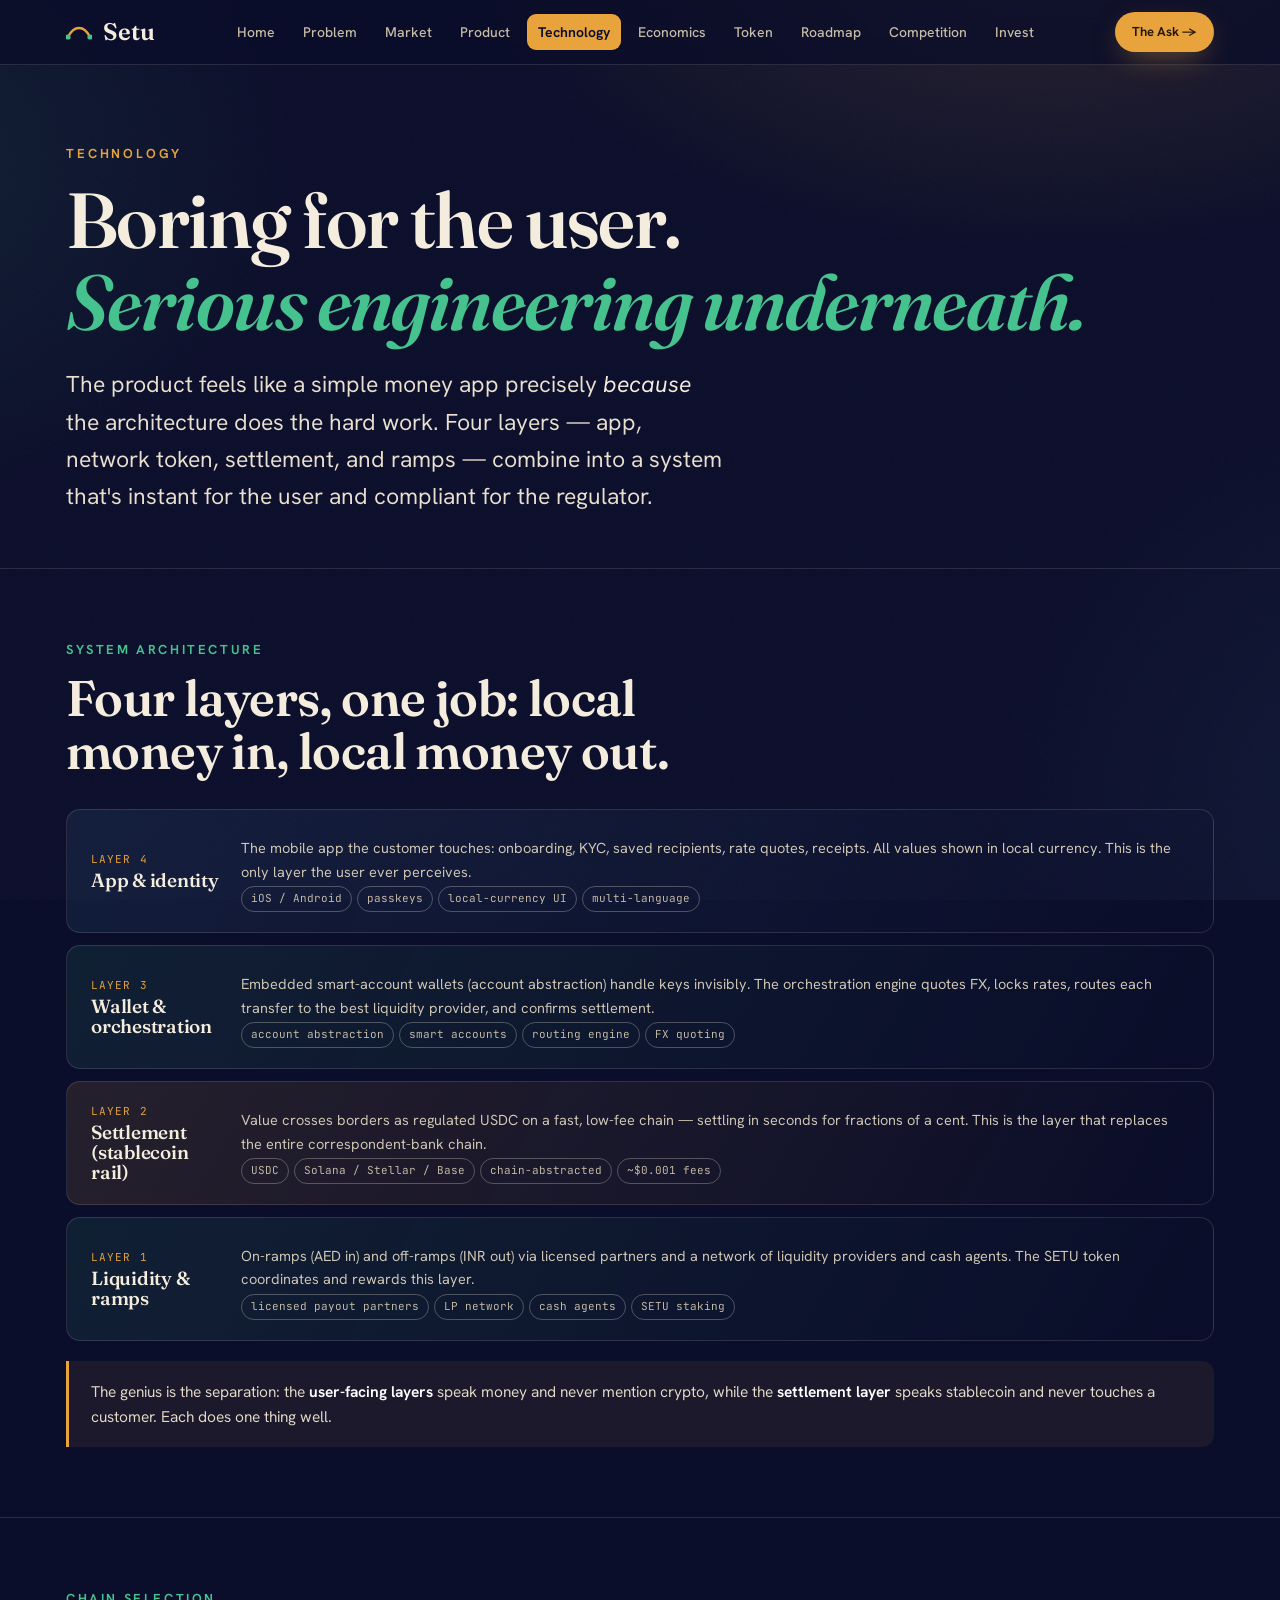
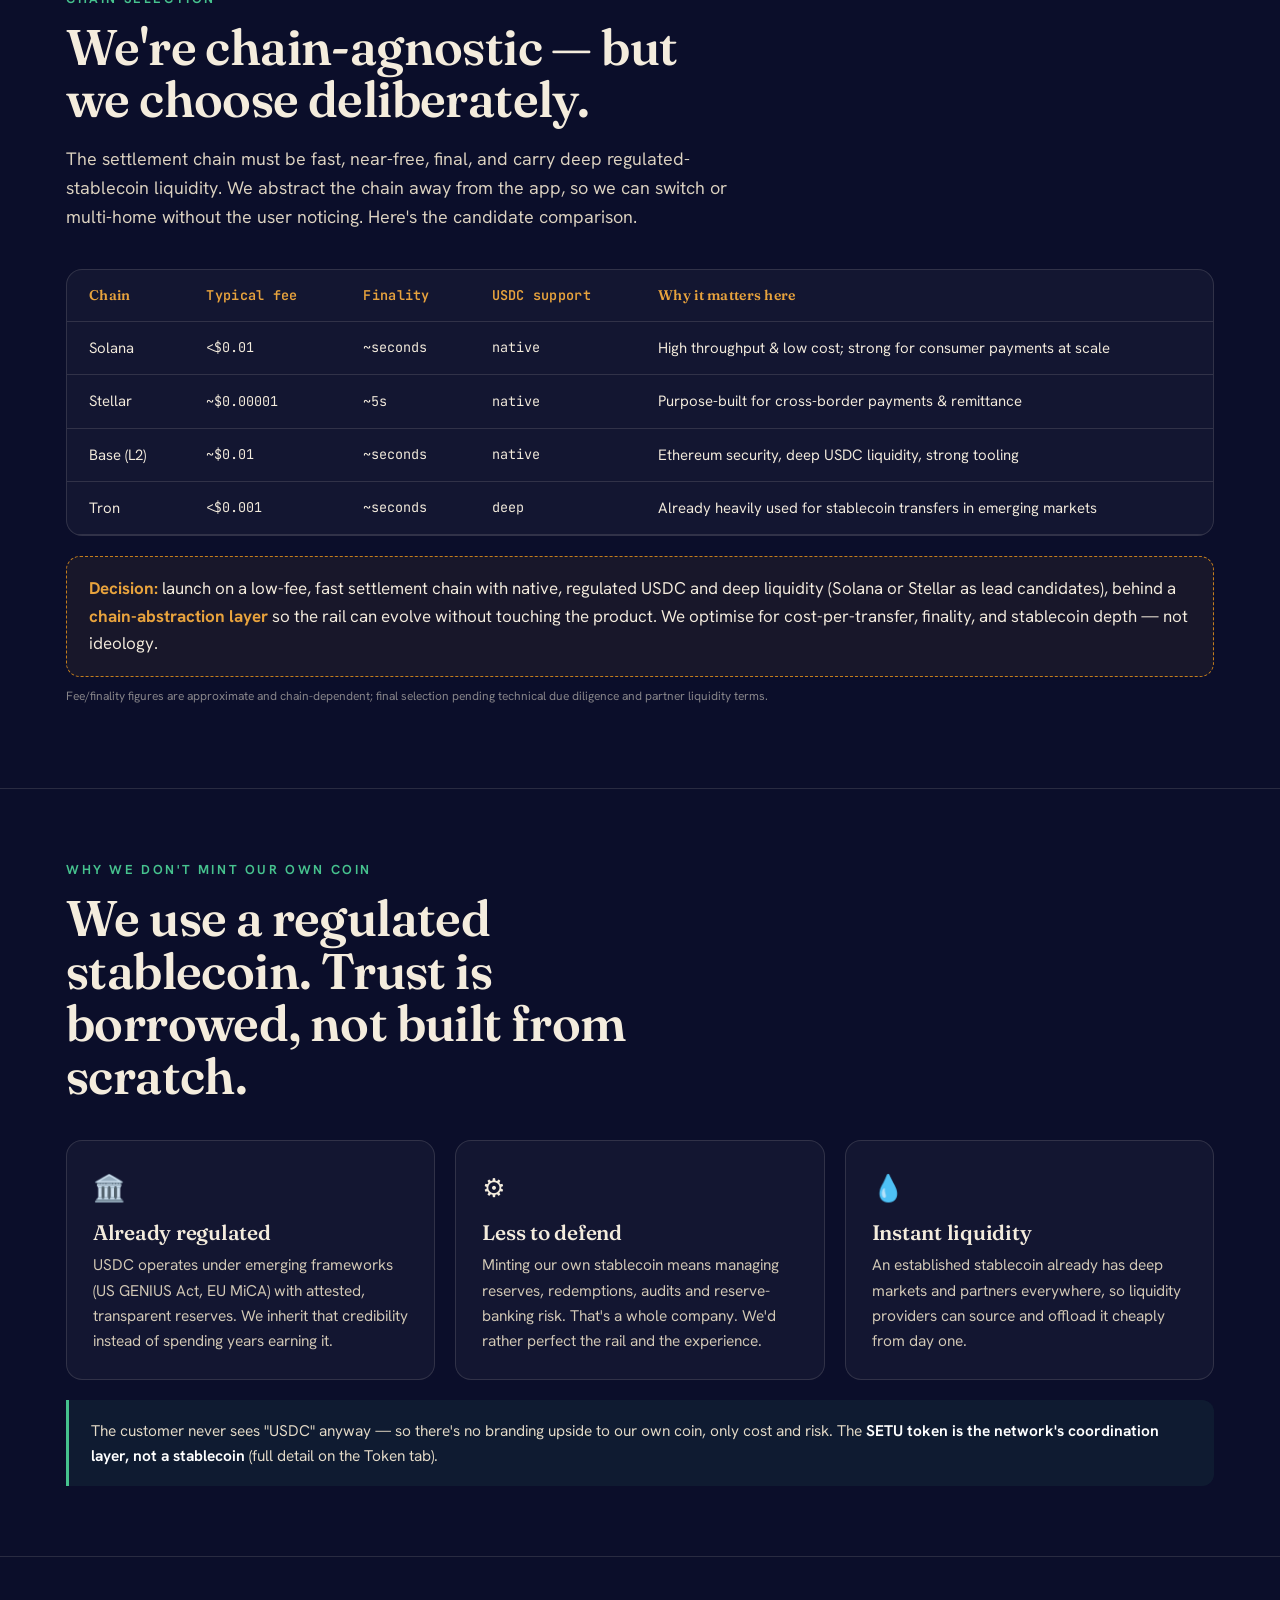
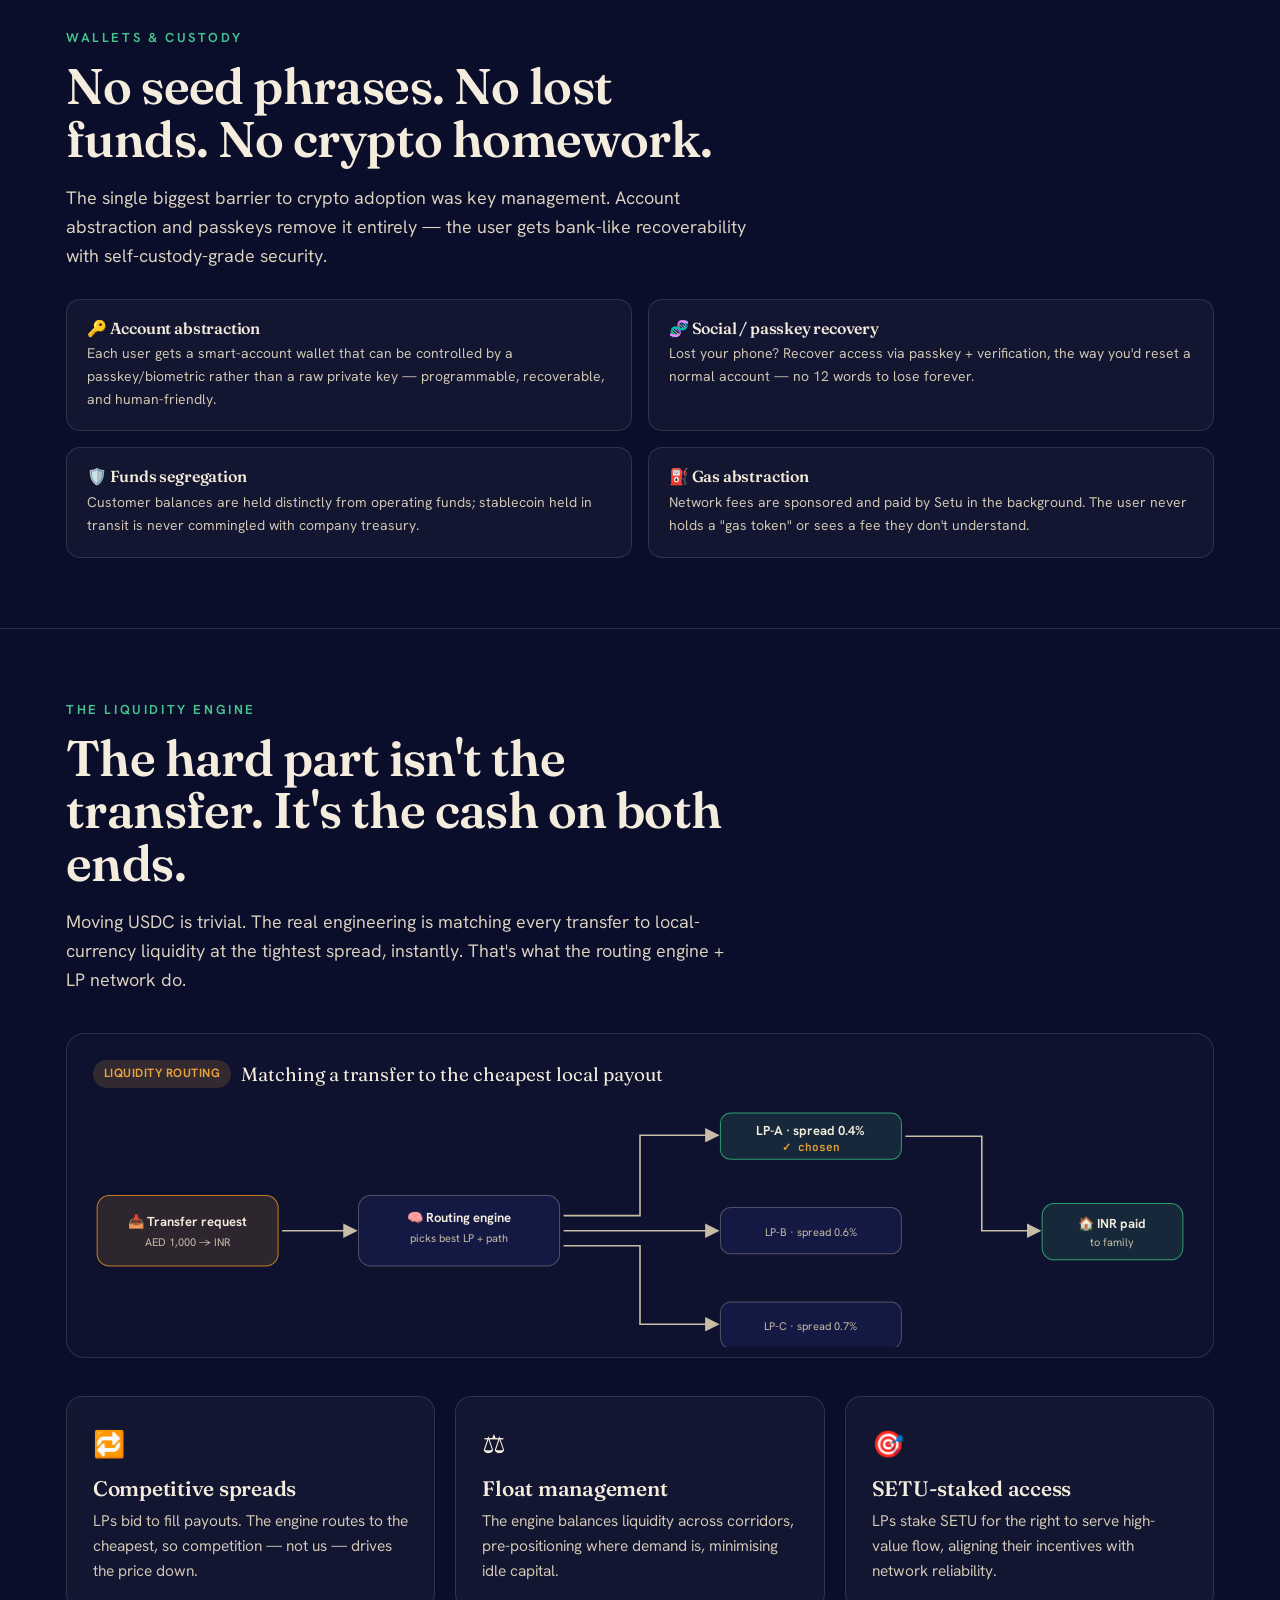
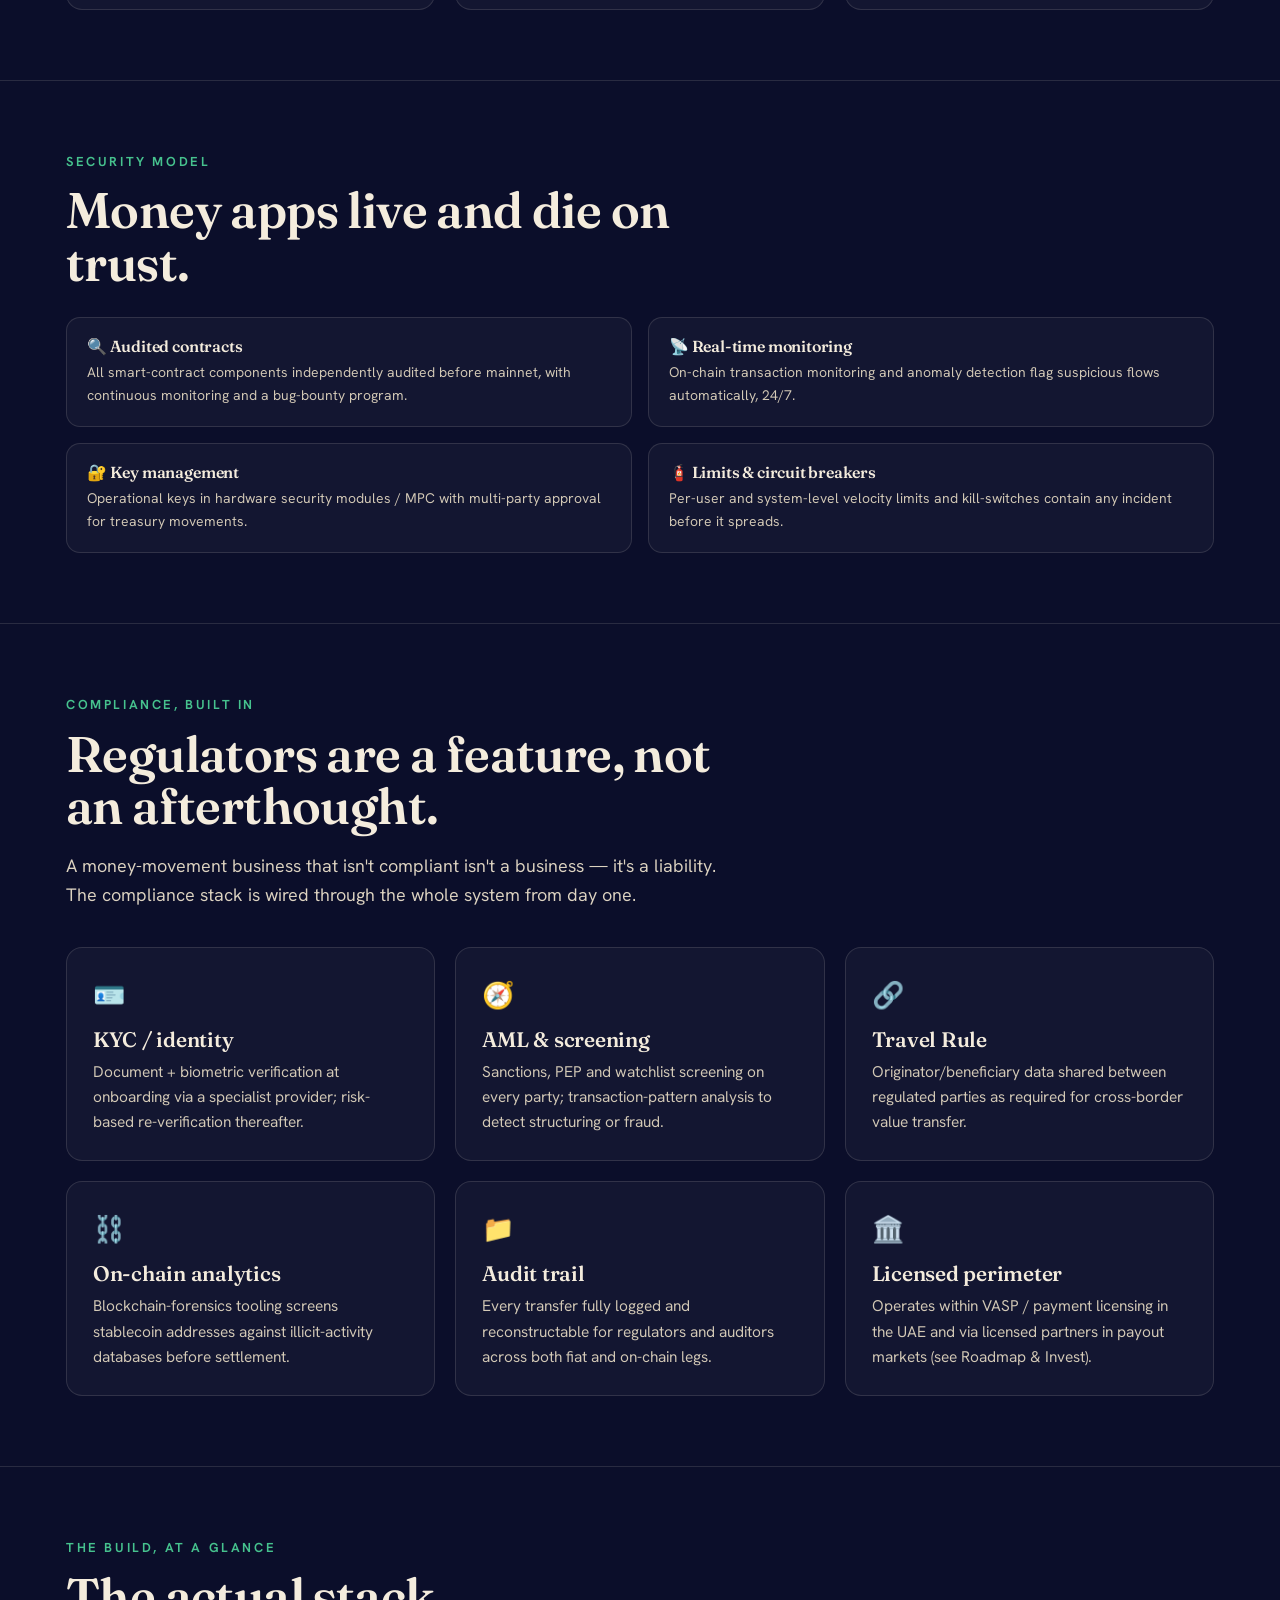
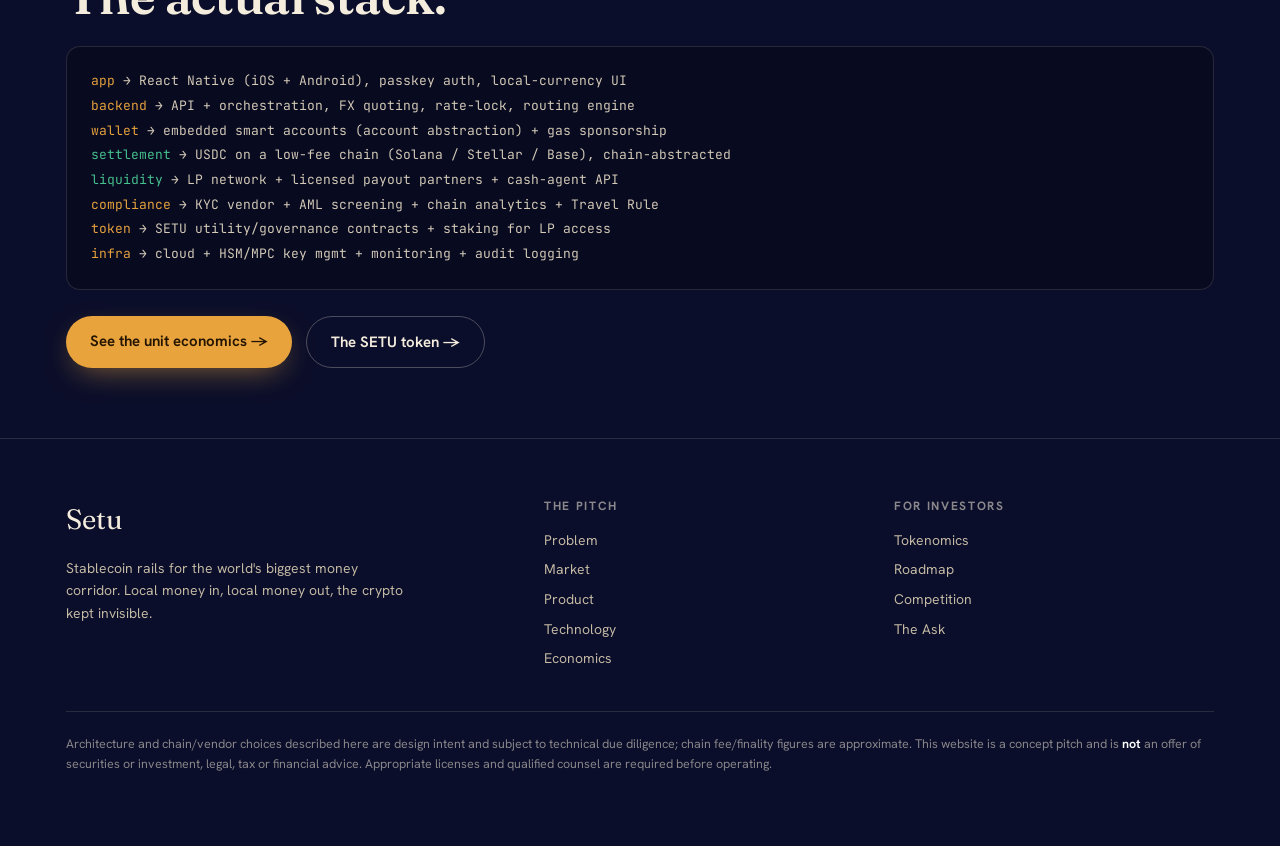
<file: technology.html>
<!doctype html>
<html lang="en">
<head>
<meta charset="utf-8" />
<meta name="viewport" content="width=device-width, initial-scale=1" />
<title>Setu — Technology · Boring for the user, serious underneath</title>
<meta name="description" content="The Setu architecture: a two-layer stablecoin settlement stack, chain-agnostic rails, account-abstraction wallets, a liquidity-routing engine, and compliance built in." />
<link rel="preconnect" href="https://fonts.googleapis.com">
<link rel="preconnect" href="https://fonts.gstatic.com" crossorigin>
<link href="https://fonts.googleapis.com/css2?family=Fraunces:ital,opsz,wght@0,9..144,300..900;1,9..144,400..700&family=Hanken+Grotesk:wght@300..800&family=JetBrains+Mono:wght@400;600&display=swap" rel="stylesheet">
<link rel="stylesheet" href="styles.css">
<style>
  .tech-hero{padding:78px 0 30px}
  .tech-hero h1{font-size:clamp(40px,6.4vw,78px);margin:.2em 0 .28em;font-weight:600;letter-spacing:-.02em}
  .tech-hero h1 .it{font-style:italic;color:var(--jade)}
  /* stack layers */
  .stack{display:flex;flex-direction:column;gap:12px;margin-top:32px}
  .layer{border:1px solid var(--line);border-radius:14px;padding:20px 24px;display:grid;grid-template-columns:130px 1fr;gap:20px;align-items:center;background:var(--panel)}
  @media(max-width:680px){.layer{grid-template-columns:1fr;gap:8px}}
  .layer .tag2{font-family:"JetBrains Mono";font-size:11px;letter-spacing:.1em;color:var(--saffron)}
  .layer h3{margin:2px 0 0;font-size:19px}
  .layer p{margin:6px 0 0;font-size:14.5px;color:#d4cab7}
  .layer.l1{background:linear-gradient(120deg,rgba(232,163,61,.12),transparent)}
  .layer.l2{background:linear-gradient(120deg,rgba(70,194,142,.10),transparent)}
  .layer.l3{background:linear-gradient(120deg,rgba(91,168,216,.10),transparent)}
  .layer .chips span{display:inline-block;font-size:11px;border:1px solid var(--line-strong);color:var(--cream-dim);padding:3px 9px;border-radius:20px;margin:3px 5px 0 0;font-family:"JetBrains Mono"}
  .src{font-size:12px;color:var(--cream-faint);margin-top:10px}
  /* decision callout */
  .decision{border:1px dashed var(--saffron-deep);border-radius:14px;padding:18px 22px;background:rgba(232,163,61,.06);margin-top:20px}
  .decision b{color:var(--saffron)}
  .secgrid{display:grid;grid-template-columns:repeat(2,1fr);gap:16px;margin-top:28px}
  @media(max-width:760px){.secgrid{grid-template-columns:1fr}}
  .secgrid .s{border:1px solid var(--line);border-radius:14px;padding:20px;background:var(--panel)}
  .secgrid .s h4{margin:0 0 6px;font-size:16px;display:flex;gap:8px;align-items:center}
  .secgrid .s p{margin:0;font-size:14px;color:#d4cab7}
  .stackmap{font-family:"JetBrains Mono";font-size:13px;color:#d4cab7;line-height:1.9;background:var(--ink-3);border:1px solid var(--line);border-radius:14px;padding:22px 24px;margin-top:24px;overflow-x:auto}
  .stackmap .k{color:var(--saffron)}
  .stackmap .c{color:var(--jade)}
</style>
</head>
<body>

<!-- ============ NAV ============ -->
<header class="nav">
  <div class="wrap">
    <a class="brand" href="index.html">
      <svg width="26" height="26" viewBox="0 0 26 26"><path d="M2 18 C8 6, 18 6, 24 18" stroke="#E8A33D" stroke-width="2.4" fill="none" stroke-linecap="round"/><circle cx="2" cy="18" r="2.6" fill="#46C28E"/><circle cx="24" cy="18" r="2.6" fill="#46C28E"/></svg>
      Setu
    </a>
    <nav>
      <a href="index.html">Home</a>
      <a href="problem.html">Problem</a>
      <a href="market.html">Market</a>
      <a href="product.html">Product</a>
      <a href="technology.html" class="active">Technology</a>
      <a href="economics.html">Economics</a>
      <a href="tokenomics.html">Token</a>
      <a href="roadmap.html">Roadmap</a>
      <a href="competition.html">Competition</a>
      <a href="invest.html">Invest</a>
    </nav>
    <a class="btn solid sm navcta" href="invest.html">The Ask →</a>
  </div>
</header>

<!-- ============ HERO ============ -->
<div class="tech-hero">
  <div class="wrap">
    <div class="eyebrow">Technology</div>
    <h1>Boring for the user.<br><span class="it">Serious engineering underneath.</span></h1>
    <p class="lede">The product feels like a simple money app precisely <em>because</em> the architecture does the hard work. Four layers — app, network token, settlement, and ramps — combine into a system that's instant for the user and compliant for the regulator.</p>
  </div>
</div>

<!-- ============ THE FOUR LAYERS ============ -->
<section>
  <div class="wrap">
    <div class="kicker rv">System architecture</div>
    <h2 class="big rv">Four layers, one job: local money in, local money out.</h2>

    <div class="stack rv">
      <div class="layer l3">
        <div><div class="tag2">LAYER 4</div><h3>App &amp; identity</h3></div>
        <div><p>The mobile app the customer touches: onboarding, KYC, saved recipients, rate quotes, receipts. All values shown in local currency. This is the only layer the user ever perceives.</p>
          <div class="chips"><span>iOS / Android</span><span>passkeys</span><span>local-currency UI</span><span>multi-language</span></div>
        </div>
      </div>
      <div class="layer l2">
        <div><div class="tag2">LAYER 3</div><h3>Wallet &amp; orchestration</h3></div>
        <div><p>Embedded smart-account wallets (account abstraction) handle keys invisibly. The orchestration engine quotes FX, locks rates, routes each transfer to the best liquidity provider, and confirms settlement.</p>
          <div class="chips"><span>account abstraction</span><span>smart accounts</span><span>routing engine</span><span>FX quoting</span></div>
        </div>
      </div>
      <div class="layer l1">
        <div><div class="tag2">LAYER 2</div><h3>Settlement (stablecoin rail)</h3></div>
        <div><p>Value crosses borders as regulated USDC on a fast, low-fee chain — settling in seconds for fractions of a cent. This is the layer that replaces the entire correspondent-bank chain.</p>
          <div class="chips"><span>USDC</span><span>Solana / Stellar / Base</span><span>chain-abstracted</span><span>~$0.001 fees</span></div>
        </div>
      </div>
      <div class="layer l2">
        <div><div class="tag2">LAYER 1</div><h3>Liquidity &amp; ramps</h3></div>
        <div><p>On-ramps (AED in) and off-ramps (INR out) via licensed partners and a network of liquidity providers and cash agents. The SETU token coordinates and rewards this layer.</p>
          <div class="chips"><span>licensed payout partners</span><span>LP network</span><span>cash agents</span><span>SETU staking</span></div>
        </div>
      </div>
    </div>
    <div class="note rv">The genius is the separation: the <strong>user-facing layers</strong> speak money and never mention crypto, while the <strong>settlement layer</strong> speaks stablecoin and never touches a customer. Each does one thing well.</div>
  </div>
</section>

<!-- ============ CHAIN SELECTION ============ -->
<section>
  <div class="wrap">
    <div class="kicker rv">Chain selection</div>
    <h2 class="big rv">We're chain-agnostic — but we choose deliberately.</h2>
    <p class="sub rv">The settlement chain must be fast, near-free, final, and carry deep regulated-stablecoin liquidity. We abstract the chain away from the app, so we can switch or multi-home without the user noticing. Here's the candidate comparison.</p>

    <div class="tablewrap mt rv">
      <table>
        <tr><th>Chain</th><th class="mono">Typical fee</th><th class="mono">Finality</th><th class="mono">USDC support</th><th>Why it matters here</th></tr>
        <tr><td>Solana</td><td class="mono">&lt;$0.01</td><td class="mono">~seconds</td><td class="mono">native</td><td>High throughput &amp; low cost; strong for consumer payments at scale</td></tr>
        <tr><td>Stellar</td><td class="mono">~$0.00001</td><td class="mono">~5s</td><td class="mono">native</td><td>Purpose-built for cross-border payments &amp; remittance</td></tr>
        <tr><td>Base (L2)</td><td class="mono">~$0.01</td><td class="mono">~seconds</td><td class="mono">native</td><td>Ethereum security, deep USDC liquidity, strong tooling</td></tr>
        <tr><td>Tron</td><td class="mono">&lt;$0.001</td><td class="mono">~seconds</td><td class="mono">deep</td><td>Already heavily used for stablecoin transfers in emerging markets</td></tr>
      </table>
    </div>
    <div class="decision rv"><b>Decision:</b> launch on a low-fee, fast settlement chain with native, regulated USDC and deep liquidity (Solana or Stellar as lead candidates), behind a <b>chain-abstraction layer</b> so the rail can evolve without touching the product. We optimise for cost-per-transfer, finality, and stablecoin depth — not ideology.</div>
    <p class="src">Fee/finality figures are approximate and chain-dependent; final selection pending technical due diligence and partner liquidity terms.</p>
  </div>
</section>

<!-- ============ STABLECOIN CHOICE ============ -->
<section>
  <div class="wrap">
    <div class="kicker rv">Why we don't mint our own coin</div>
    <h2 class="big rv">We use a regulated stablecoin. Trust is borrowed, not built from scratch.</h2>
    <div class="mt grid3">
      <div class="card rv"><span class="ic">🏛️</span><h3>Already regulated</h3><p>USDC operates under emerging frameworks (US GENIUS Act, EU MiCA) with attested, transparent reserves. We inherit that credibility instead of spending years earning it.</p></div>
      <div class="card rv d1"><span class="ic">⚙️</span><h3>Less to defend</h3><p>Minting our own stablecoin means managing reserves, redemptions, audits and reserve-banking risk. That's a whole company. We'd rather perfect the rail and the experience.</p></div>
      <div class="card rv d2"><span class="ic">💧</span><h3>Instant liquidity</h3><p>An established stablecoin already has deep markets and partners everywhere, so liquidity providers can source and offload it cheaply from day one.</p></div>
    </div>
    <div class="note good rv">The customer never sees "USDC" anyway — so there's no branding upside to our own coin, only cost and risk. The <strong>SETU token is the network's coordination layer, not a stablecoin</strong> (full detail on the Token tab).</div>
  </div>
</section>

<!-- ============ WALLETS / CUSTODY ============ -->
<section>
  <div class="wrap">
    <div class="kicker rv">Wallets &amp; custody</div>
    <h2 class="big rv">No seed phrases. No lost funds. No crypto homework.</h2>
    <p class="sub rv">The single biggest barrier to crypto adoption was key management. Account abstraction and passkeys remove it entirely — the user gets bank-like recoverability with self-custody-grade security.</p>

    <div class="secgrid rv">
      <div class="s"><h4>🔑 Account abstraction</h4><p>Each user gets a smart-account wallet that can be controlled by a passkey/biometric rather than a raw private key — programmable, recoverable, and human-friendly.</p></div>
      <div class="s"><h4>🧬 Social / passkey recovery</h4><p>Lost your phone? Recover access via passkey + verification, the way you'd reset a normal account — no 12 words to lose forever.</p></div>
      <div class="s"><h4>🛡️ Funds segregation</h4><p>Customer balances are held distinctly from operating funds; stablecoin held in transit is never commingled with company treasury.</p></div>
      <div class="s"><h4>⛽ Gas abstraction</h4><p>Network fees are sponsored and paid by Setu in the background. The user never holds a "gas token" or sees a fee they don't understand.</p></div>
    </div>
  </div>
</section>

<!-- ============ LIQUIDITY ENGINE ============ -->
<section>
  <div class="wrap">
    <div class="kicker rv">The liquidity engine</div>
    <h2 class="big rv">The hard part isn't the transfer. It's the cash on both ends.</h2>
    <p class="sub rv">Moving USDC is trivial. The real engineering is matching every transfer to local-currency liquidity at the tightest spread, instantly. That's what the routing engine + LP network do.</p>

    <div class="flowwrap mt rv">
      <div class="flowtitle"><span class="tag">LIQUIDITY ROUTING</span> Matching a transfer to the cheapest local payout</div>
      <svg class="flow" viewBox="0 0 1120 250">
        <defs><marker id="arr" markerWidth="9" markerHeight="9" refX="7" refY="4.5" orient="auto"><path d="M0 0 L9 4.5 L0 9 z" fill="#c7bca6"/></marker></defs>
        <rect class="nodeA" x="20" y="100" width="180" height="70" rx="12"/>
        <text x="110" y="130" text-anchor="middle" class="lbl">📥 Transfer request</text>
        <text x="110" y="150" text-anchor="middle" class="sub">AED 1,000 → INR</text>
        <path class="arrow" d="M204 135 H276" marker-end="url(#arr)"/>
        <rect class="node" x="280" y="100" width="200" height="70" rx="12"/>
        <text x="380" y="126" text-anchor="middle" class="lbl">🧠 Routing engine</text>
        <text x="380" y="146" text-anchor="middle" class="sub">picks best LP + path</text>
        <!-- branch to LPs -->
        <path class="arrow" d="M484 120 H560 V40 H636" marker-end="url(#arr)"/>
        <path class="arrow" d="M484 135 H600 V135 H636" marker-end="url(#arr)"/>
        <path class="arrow" d="M484 150 H560 V228 H636" marker-end="url(#arr)"/>
        <rect class="nodeG" x="640" y="18" width="180" height="46" rx="10"/>
        <text x="730" y="40" text-anchor="middle" class="lbl">LP-A · spread 0.4%</text>
        <text x="730" y="56" text-anchor="middle" class="step">✓ chosen</text>
        <rect class="node" x="640" y="112" width="180" height="46" rx="10"/>
        <text x="730" y="140" text-anchor="middle" class="sub">LP-B · spread 0.6%</text>
        <rect class="node" x="640" y="206" width="180" height="46" rx="10"/>
        <text x="730" y="234" text-anchor="middle" class="sub">LP-C · spread 0.7%</text>
        <path class="arrow" d="M824 41 H900 V135 H956" marker-end="url(#arr)"/>
        <rect class="nodeG" x="960" y="108" width="140" height="56" rx="12"/>
        <text x="1030" y="132" text-anchor="middle" class="lbl">🏠 INR paid</text>
        <text x="1030" y="150" text-anchor="middle" class="sub">to family</text>
      </svg>
    </div>
    <div class="mt grid3">
      <div class="card rv"><span class="ic">🔁</span><h3>Competitive spreads</h3><p>LPs bid to fill payouts. The engine routes to the cheapest, so competition — not us — drives the price down.</p></div>
      <div class="card rv d1"><span class="ic">⚖️</span><h3>Float management</h3><p>The engine balances liquidity across corridors, pre-positioning where demand is, minimising idle capital.</p></div>
      <div class="card rv d2"><span class="ic">🎯</span><h3>SETU-staked access</h3><p>LPs stake SETU for the right to serve high-value flow, aligning their incentives with network reliability.</p></div>
    </div>
  </div>
</section>

<!-- ============ SECURITY ============ -->
<section>
  <div class="wrap">
    <div class="kicker rv">Security model</div>
    <h2 class="big rv">Money apps live and die on trust.</h2>
    <div class="secgrid rv">
      <div class="s"><h4>🔍 Audited contracts</h4><p>All smart-contract components independently audited before mainnet, with continuous monitoring and a bug-bounty program.</p></div>
      <div class="s"><h4>📡 Real-time monitoring</h4><p>On-chain transaction monitoring and anomaly detection flag suspicious flows automatically, 24/7.</p></div>
      <div class="s"><h4>🔐 Key management</h4><p>Operational keys in hardware security modules / MPC with multi-party approval for treasury movements.</p></div>
      <div class="s"><h4>🧯 Limits &amp; circuit breakers</h4><p>Per-user and system-level velocity limits and kill-switches contain any incident before it spreads.</p></div>
    </div>
  </div>
</section>

<!-- ============ COMPLIANCE TECH ============ -->
<section>
  <div class="wrap">
    <div class="kicker rv">Compliance, built in</div>
    <h2 class="big rv">Regulators are a feature, not an afterthought.</h2>
    <p class="sub rv">A money-movement business that isn't compliant isn't a business — it's a liability. The compliance stack is wired through the whole system from day one.</p>
    <div class="mt grid3">
      <div class="card rv"><span class="ic">🪪</span><h3>KYC / identity</h3><p>Document + biometric verification at onboarding via a specialist provider; risk-based re-verification thereafter.</p></div>
      <div class="card rv d1"><span class="ic">🧭</span><h3>AML &amp; screening</h3><p>Sanctions, PEP and watchlist screening on every party; transaction-pattern analysis to detect structuring or fraud.</p></div>
      <div class="card rv d2"><span class="ic">🔗</span><h3>Travel Rule</h3><p>Originator/beneficiary data shared between regulated parties as required for cross-border value transfer.</p></div>
      <div class="card rv"><span class="ic">⛓️</span><h3>On-chain analytics</h3><p>Blockchain-forensics tooling screens stablecoin addresses against illicit-activity databases before settlement.</p></div>
      <div class="card rv d1"><span class="ic">📁</span><h3>Audit trail</h3><p>Every transfer fully logged and reconstructable for regulators and auditors across both fiat and on-chain legs.</p></div>
      <div class="card rv d2"><span class="ic">🏛️</span><h3>Licensed perimeter</h3><p>Operates within VASP / payment licensing in the UAE and via licensed partners in payout markets (see Roadmap &amp; Invest).</p></div>
    </div>
  </div>
</section>

<!-- ============ STACK SUMMARY ============ -->
<section>
  <div class="wrap">
    <div class="kicker rv">The build, at a glance</div>
    <h2 class="big rv">The actual stack.</h2>
    <div class="stackmap rv">
      <span class="k">app</span>        → React Native (iOS + Android), passkey auth, local-currency UI<br>
      <span class="k">backend</span>    → API + orchestration, FX quoting, rate-lock, routing engine<br>
      <span class="k">wallet</span>     → embedded smart accounts (account abstraction) + gas sponsorship<br>
      <span class="c">settlement</span> → USDC on a low-fee chain (Solana / Stellar / Base), chain-abstracted<br>
      <span class="c">liquidity</span>  → LP network + licensed payout partners + cash-agent API<br>
      <span class="k">compliance</span> → KYC vendor + AML screening + chain analytics + Travel Rule<br>
      <span class="k">token</span>      → SETU utility/governance contracts + staking for LP access<br>
      <span class="k">infra</span>      → cloud + HSM/MPC key mgmt + monitoring + audit logging
    </div>
    <div class="ctarow mt"><a class="btn solid" href="economics.html">See the unit economics →</a><a class="btn ghost" href="tokenomics.html">The SETU token →</a></div>
  </div>
</section>

<!-- ============ FOOTER ============ -->
<footer>
  <div class="wrap">
    <div class="footgrid">
      <div>
        <div class="foothead">Setu</div>
        <p style="max-width:340px">Stablecoin rails for the world's biggest money corridor. Local money in, local money out, the crypto kept invisible.</p>
      </div>
      <div>
        <h5>The pitch</h5>
        <ul>
          <li><a href="problem.html">Problem</a></li>
          <li><a href="market.html">Market</a></li>
          <li><a href="product.html">Product</a></li>
          <li><a href="technology.html">Technology</a></li>
          <li><a href="economics.html">Economics</a></li>
        </ul>
      </div>
      <div>
        <h5>For investors</h5>
        <ul>
          <li><a href="tokenomics.html">Tokenomics</a></li>
          <li><a href="roadmap.html">Roadmap</a></li>
          <li><a href="competition.html">Competition</a></li>
          <li><a href="invest.html">The Ask</a></li>
        </ul>
      </div>
    </div>
    <div class="footnote">
      Architecture and chain/vendor choices described here are design intent and subject to technical due diligence; chain fee/finality figures are approximate. This website is a concept pitch and is <strong>not</strong> an offer of securities or investment, legal, tax or financial advice. Appropriate licenses and qualified counsel are required before operating.
    </div>
  </div>
</footer>

<script>
  const io=new IntersectionObserver((es)=>{es.forEach(e=>{if(e.isIntersecting){e.target.classList.add('in');io.unobserve(e.target)}})},{threshold:.1});
  document.querySelectorAll('.rv').forEach(el=>io.observe(el));
</script>
</body>
</html>
</file>
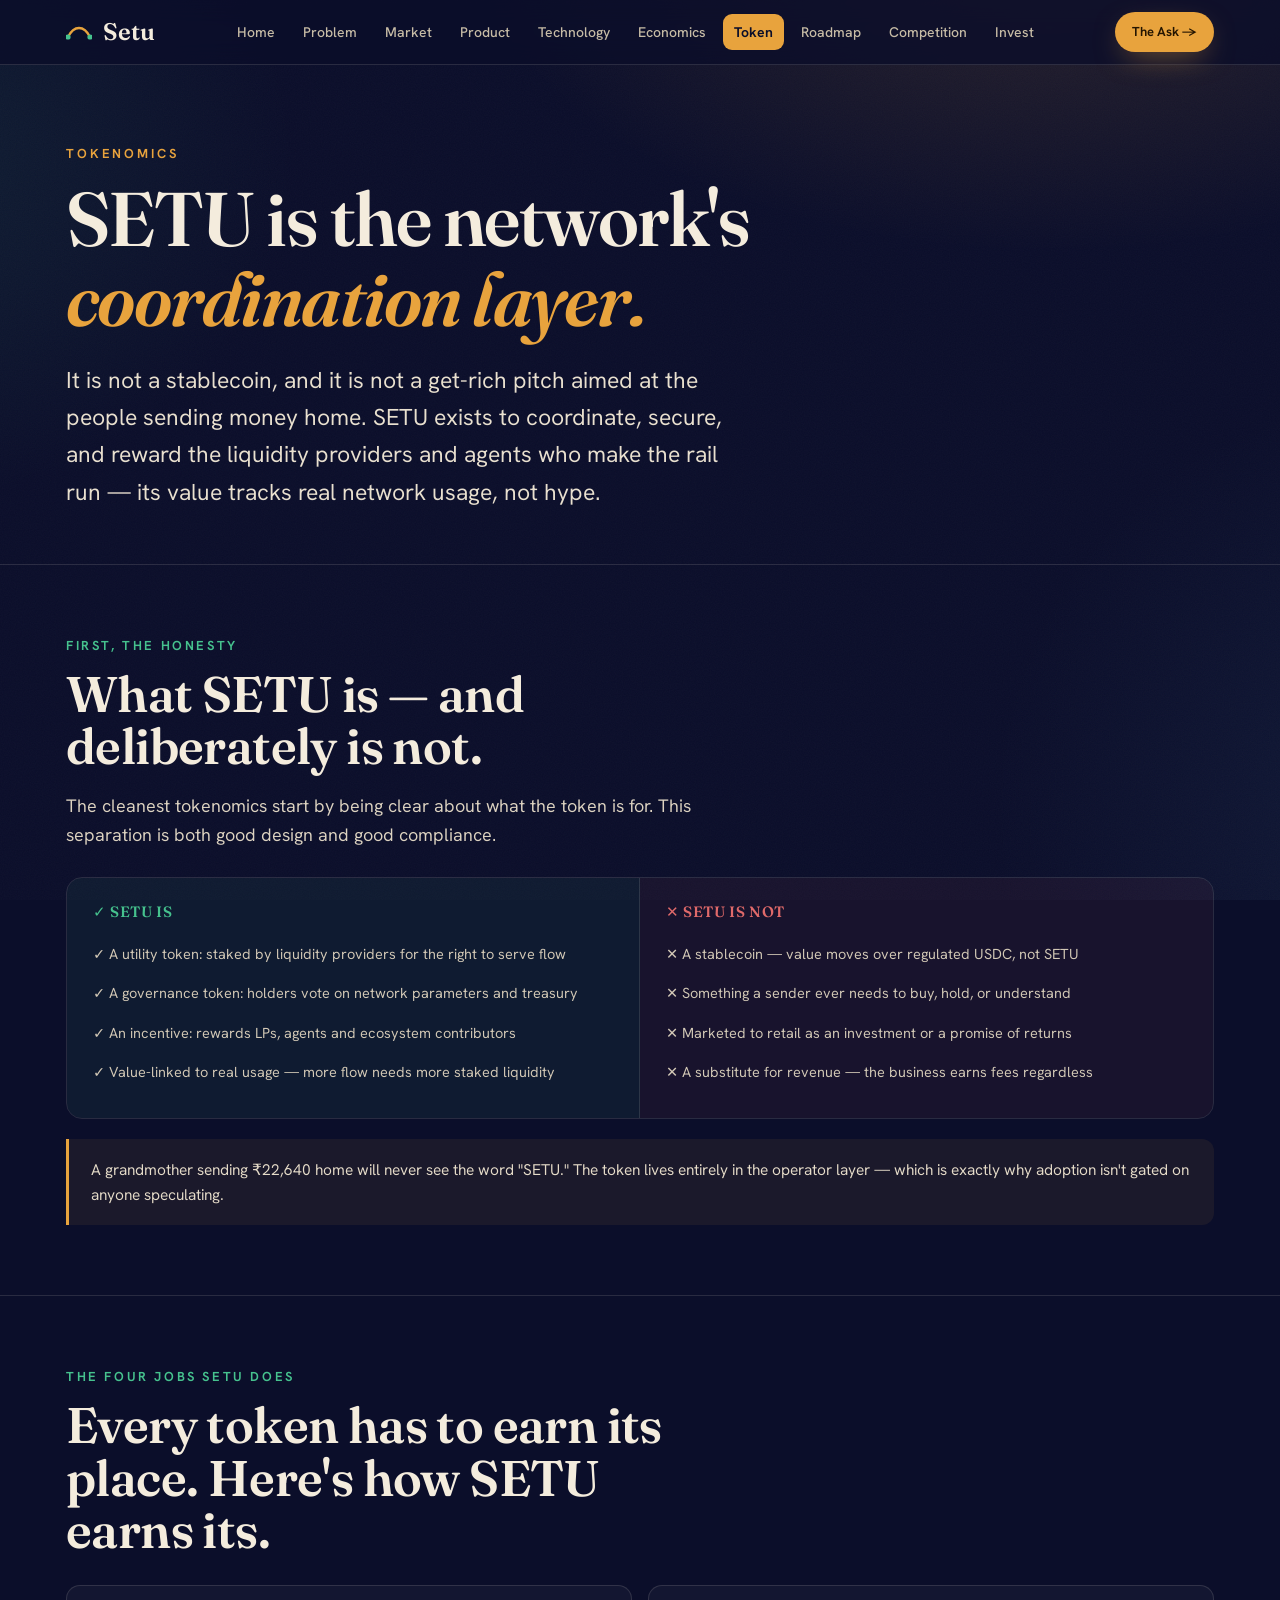
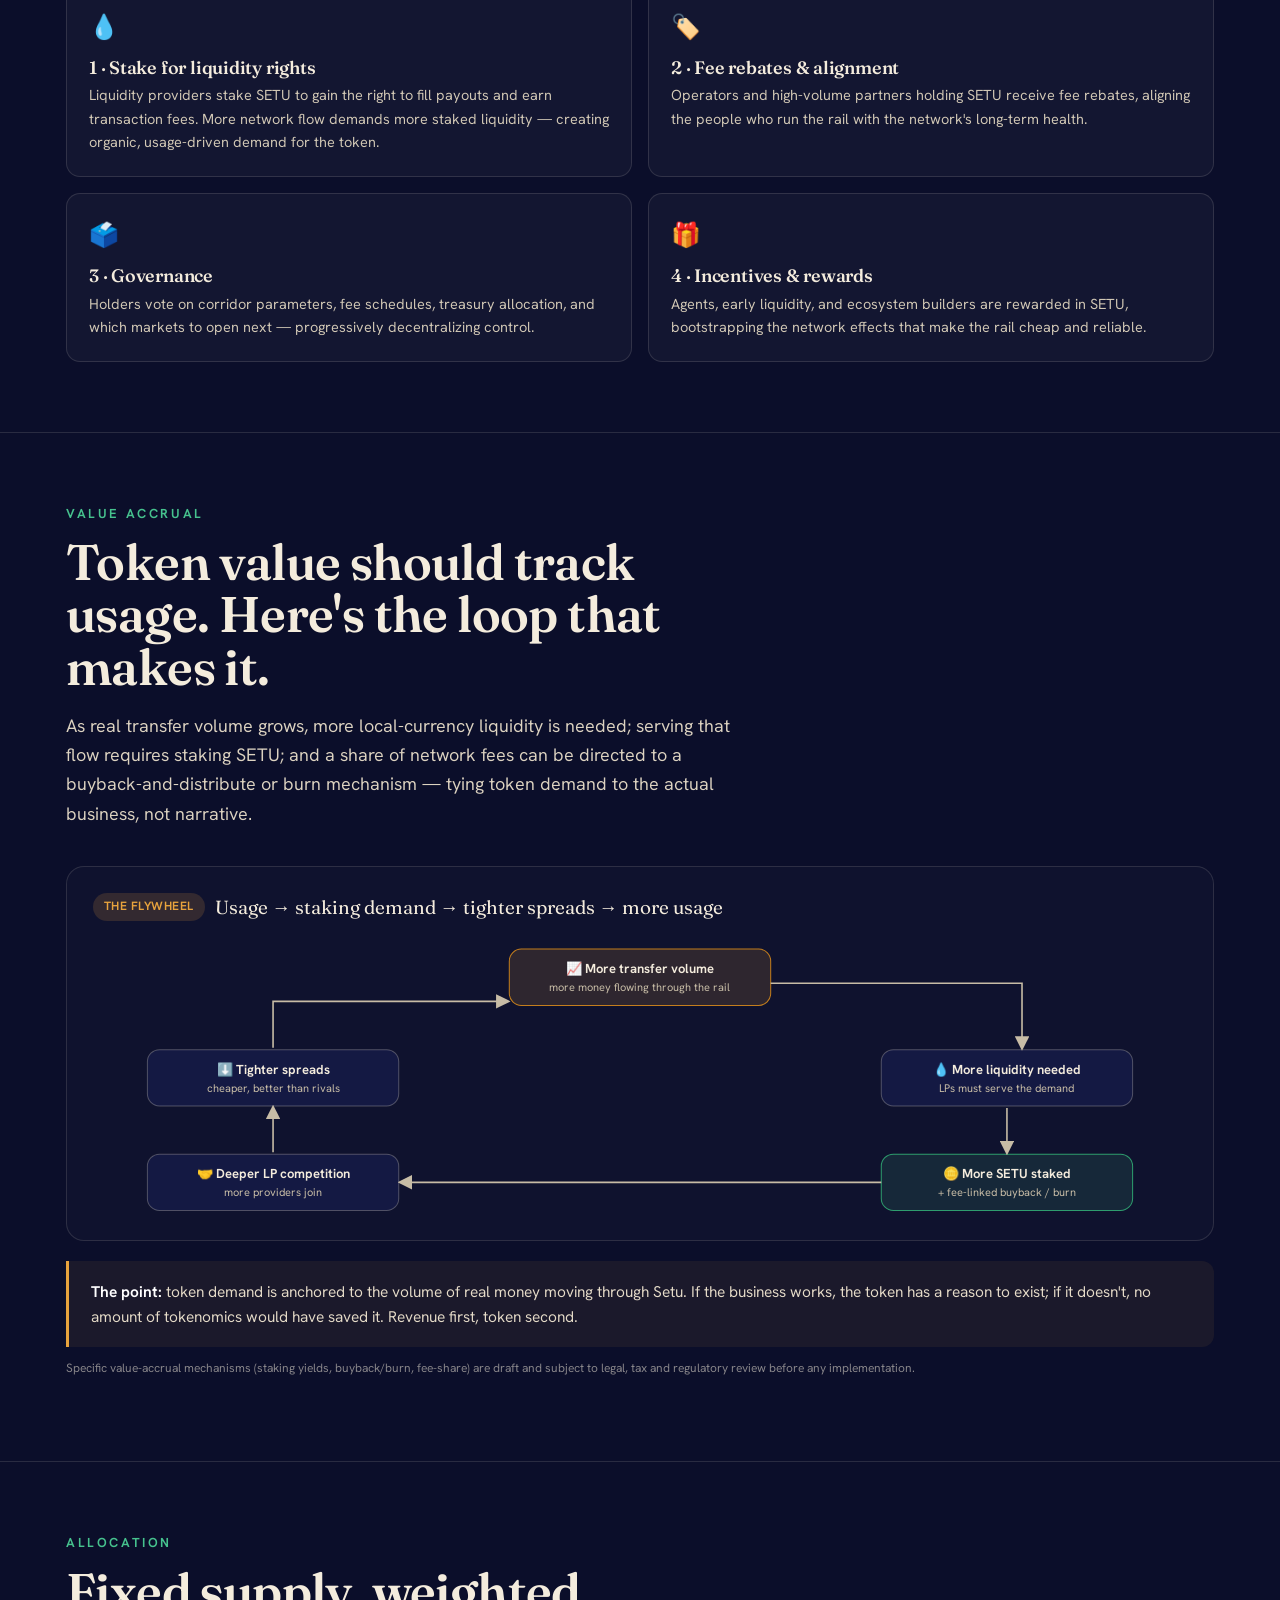
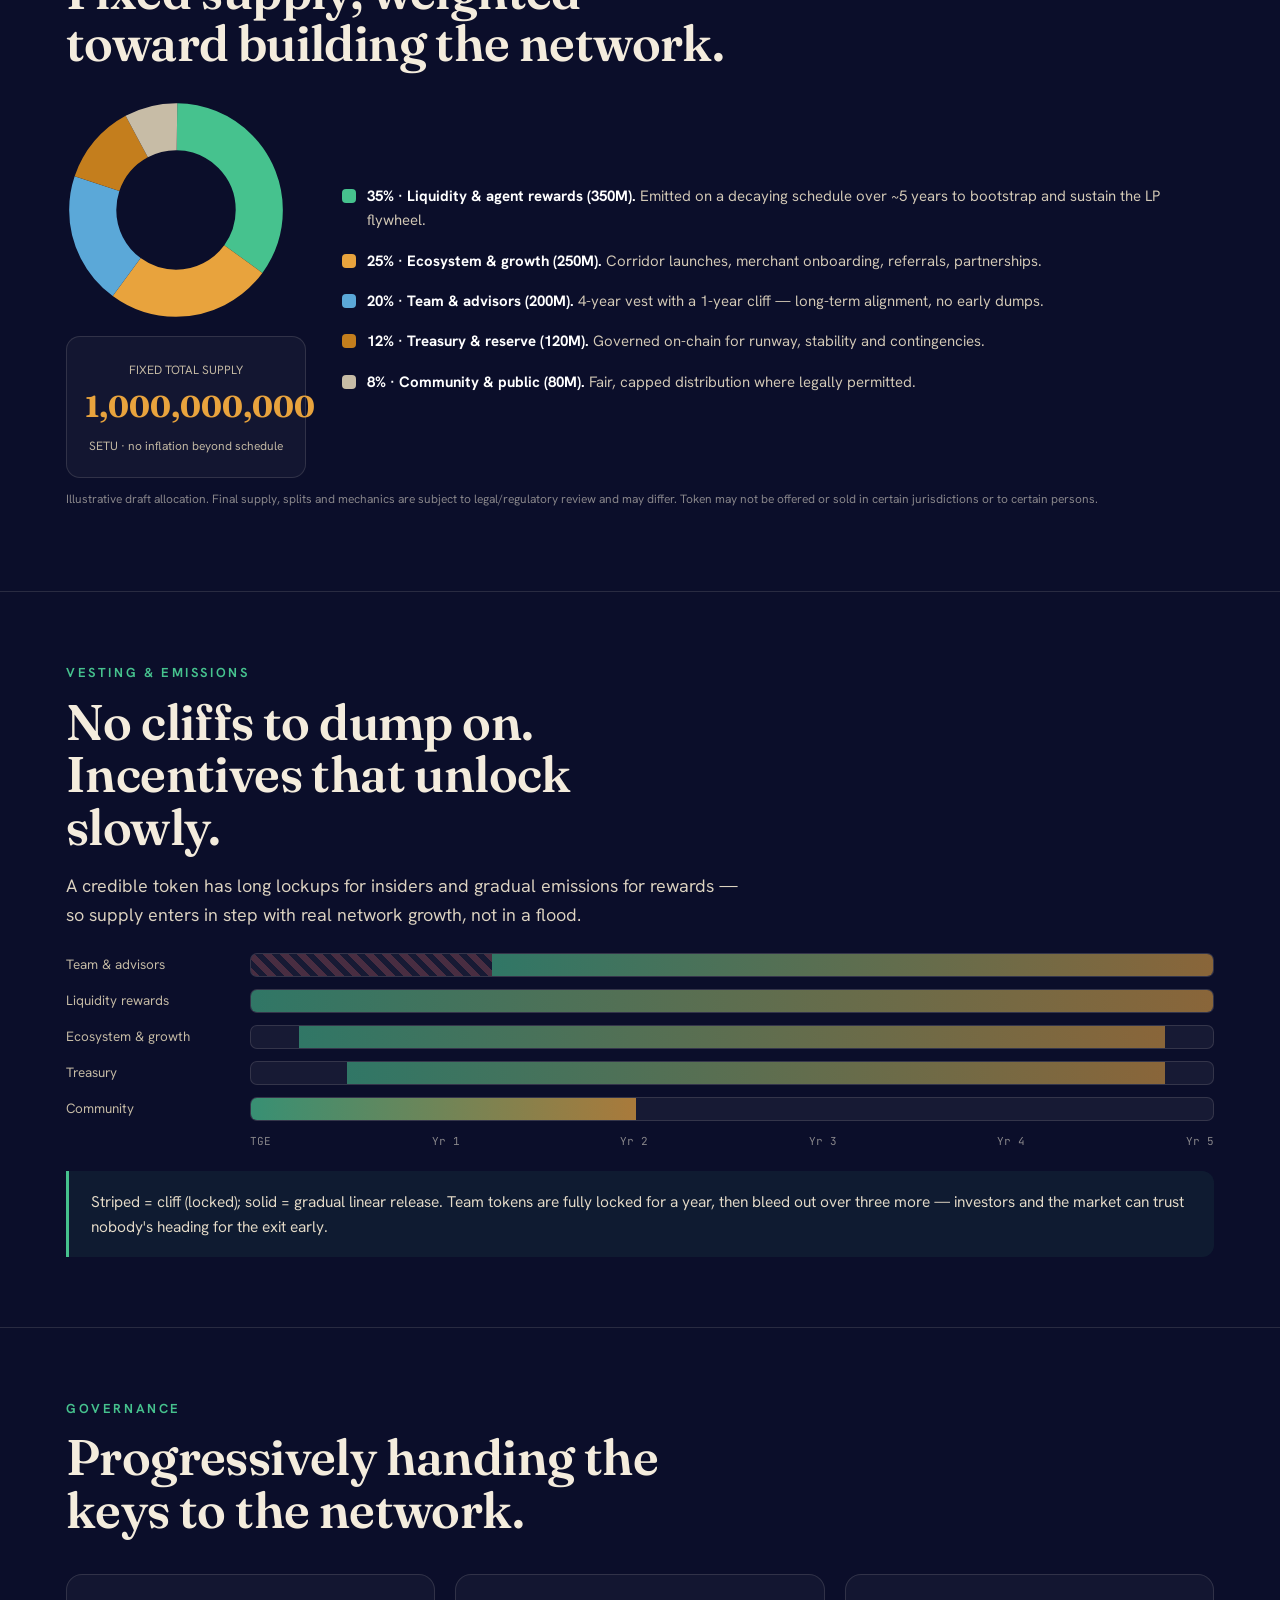
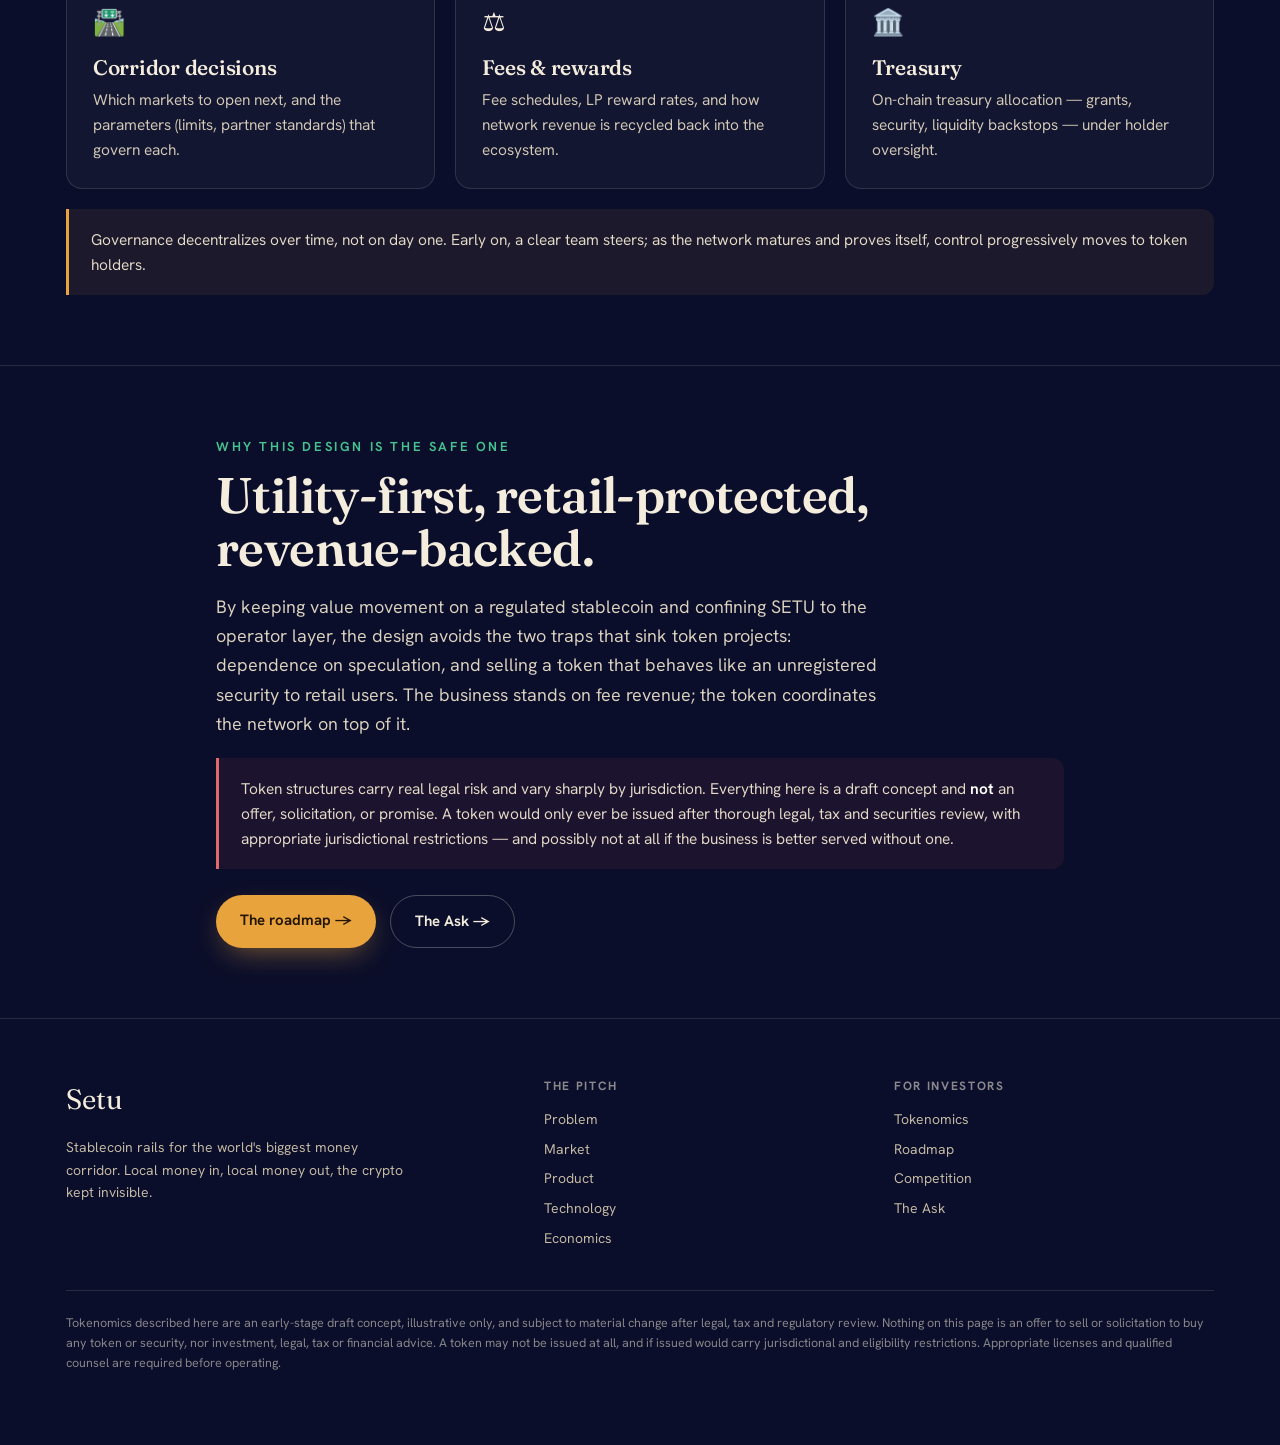
<file: tokenomics.html>
<!doctype html>
<html lang="en">
<head>
<meta charset="utf-8" />
<meta name="viewport" content="width=device-width, initial-scale=1" />
<title>Setu — Tokenomics · SETU is the network's coordination layer</title>
<meta name="description" content="The SETU token: a utility and governance token that coordinates and rewards the liquidity providers and agents who run the network — not a stablecoin, not a retail speculation pitch." />
<link rel="preconnect" href="https://fonts.googleapis.com">
<link rel="preconnect" href="https://fonts.gstatic.com" crossorigin>
<link href="https://fonts.googleapis.com/css2?family=Fraunces:ital,opsz,wght@0,9..144,300..900;1,9..144,400..700&family=Hanken+Grotesk:wght@300..800&family=JetBrains+Mono:wght@400;600&display=swap" rel="stylesheet">
<link rel="stylesheet" href="styles.css">
<style>
  .tok-hero{padding:78px 0 30px}
  .tok-hero h1{font-size:clamp(40px,6.4vw,76px);margin:.2em 0 .28em;font-weight:600;letter-spacing:-.02em}
  .tok-hero h1 .it{font-style:italic;color:var(--saffron)}
  .isnot{display:grid;grid-template-columns:1fr 1fr;gap:0;border:1px solid var(--line);border-radius:var(--r);overflow:hidden;margin-top:28px}
  @media(max-width:680px){.isnot{grid-template-columns:1fr}}
  .isnot>div{padding:26px}
  .isnot .is{background:rgba(70,194,142,.07);border-right:1px solid var(--line)}
  .isnot .not{background:rgba(224,106,106,.06)}
  .isnot h4{margin:0 0 14px;font-size:15px;letter-spacing:.04em;text-transform:uppercase}
  .isnot .is h4{color:var(--jade)}.isnot .not h4{color:var(--rose)}
  .isnot ul{margin:0;padding:0;list-style:none}
  .isnot li{padding:8px 0;font-size:14.5px;color:#d4cab7;display:flex;gap:9px}
  /* allocation */
  .alloc{display:grid;grid-template-columns:240px 1fr;gap:36px;margin-top:30px;align-items:center}
  @media(max-width:680px){.alloc{grid-template-columns:1fr;justify-items:center}}
  .legend{margin:0;padding:0;list-style:none}
  .legend li{display:flex;align-items:flex-start;gap:11px;padding:8px 0;font-size:15px;color:#d4cab7}
  .legend .dot{width:14px;height:14px;border-radius:4px;flex:none;margin-top:5px}
  .legend b{color:#fff}
  .supply{text-align:center;border:1px solid var(--line);border-radius:14px;padding:18px;background:var(--panel);margin-top:8px}
  .supply b{font-family:"Fraunces";font-size:30px;color:var(--saffron);display:block}
  /* vesting bars */
  .vest{margin-top:24px;display:grid;gap:12px}
  .vrow{display:grid;grid-template-columns:170px 1fr;gap:14px;align-items:center}
  @media(max-width:680px){.vrow{grid-template-columns:120px 1fr}}
  .vrow .lab{font-size:13.5px;color:var(--cream-dim)}
  .vtrack{height:24px;background:rgba(255,255,255,.05);border:1px solid var(--line);border-radius:7px;position:relative;overflow:hidden}
  .vtrack .cliff{position:absolute;top:0;bottom:0;background:repeating-linear-gradient(45deg,rgba(224,106,106,.25),rgba(224,106,106,.25) 6px,transparent 6px,transparent 12px)}
  .vtrack .lin{position:absolute;top:0;bottom:0;background:linear-gradient(90deg,var(--jade),var(--saffron));opacity:.55}
  .vaxis{display:grid;grid-template-columns:170px 1fr;gap:14px;font-family:"JetBrains Mono";font-size:11px;color:var(--cream-faint)}
  @media(max-width:680px){.vaxis{grid-template-columns:120px 1fr}}
  .vaxis .ticks{display:flex;justify-content:space-between}
  .util{display:grid;grid-template-columns:repeat(2,1fr);gap:16px;margin-top:28px}
  @media(max-width:760px){.util{grid-template-columns:1fr}}
  .util .u{border:1px solid var(--line);border-radius:14px;padding:22px;background:var(--panel)}
  .util .u .ic{font-size:24px}
  .util .u h3{margin:8px 0 6px;font-size:18px}
  .util .u p{margin:0;font-size:14.5px;color:#d4cab7}
  .src{font-size:12px;color:var(--cream-faint);margin-top:12px}
</style>
</head>
<body>

<!-- ============ NAV ============ -->
<header class="nav">
  <div class="wrap">
    <a class="brand" href="index.html">
      <svg width="26" height="26" viewBox="0 0 26 26"><path d="M2 18 C8 6, 18 6, 24 18" stroke="#E8A33D" stroke-width="2.4" fill="none" stroke-linecap="round"/><circle cx="2" cy="18" r="2.6" fill="#46C28E"/><circle cx="24" cy="18" r="2.6" fill="#46C28E"/></svg>
      Setu
    </a>
    <nav>
      <a href="index.html">Home</a>
      <a href="problem.html">Problem</a>
      <a href="market.html">Market</a>
      <a href="product.html">Product</a>
      <a href="technology.html">Technology</a>
      <a href="economics.html">Economics</a>
      <a href="tokenomics.html" class="active">Token</a>
      <a href="roadmap.html">Roadmap</a>
      <a href="competition.html">Competition</a>
      <a href="invest.html">Invest</a>
    </nav>
    <a class="btn solid sm navcta" href="invest.html">The Ask →</a>
  </div>
</header>

<!-- ============ HERO ============ -->
<div class="tok-hero">
  <div class="wrap">
    <div class="eyebrow">Tokenomics</div>
    <h1>SETU is the network's<br><span class="it">coordination layer.</span></h1>
    <p class="lede">It is not a stablecoin, and it is not a get-rich pitch aimed at the people sending money home. SETU exists to coordinate, secure, and reward the liquidity providers and agents who make the rail run — its value tracks real network usage, not hype.</p>
  </div>
</div>

<!-- ============ WHAT IT IS / ISN'T ============ -->
<section>
  <div class="wrap">
    <div class="kicker rv">First, the honesty</div>
    <h2 class="big rv">What SETU is — and deliberately is not.</h2>
    <p class="sub rv">The cleanest tokenomics start by being clear about what the token is for. This separation is both good design and good compliance.</p>

    <div class="isnot rv">
      <div class="is">
        <h4>✓ SETU is</h4>
        <ul>
          <li>✓ A utility token: staked by liquidity providers for the right to serve flow</li>
          <li>✓ A governance token: holders vote on network parameters and treasury</li>
          <li>✓ An incentive: rewards LPs, agents and ecosystem contributors</li>
          <li>✓ Value-linked to real usage — more flow needs more staked liquidity</li>
        </ul>
      </div>
      <div class="not">
        <h4>✕ SETU is not</h4>
        <ul>
          <li>✕ A stablecoin — value moves over regulated USDC, not SETU</li>
          <li>✕ Something a sender ever needs to buy, hold, or understand</li>
          <li>✕ Marketed to retail as an investment or a promise of returns</li>
          <li>✕ A substitute for revenue — the business earns fees regardless</li>
        </ul>
      </div>
    </div>
    <div class="note rv">A grandmother sending ₹22,640 home will never see the word "SETU." The token lives entirely in the operator layer — which is exactly why adoption isn't gated on anyone speculating.</div>
  </div>
</section>

<!-- ============ UTILITY ============ -->
<section>
  <div class="wrap">
    <div class="kicker rv">The four jobs SETU does</div>
    <h2 class="big rv">Every token has to earn its place. Here's how SETU earns its.</h2>
    <div class="util rv">
      <div class="u"><span class="ic">💧</span><h3>1 · Stake for liquidity rights</h3><p>Liquidity providers stake SETU to gain the right to fill payouts and earn transaction fees. More network flow demands more staked liquidity — creating organic, usage-driven demand for the token.</p></div>
      <div class="u"><span class="ic">🏷️</span><h3>2 · Fee rebates &amp; alignment</h3><p>Operators and high-volume partners holding SETU receive fee rebates, aligning the people who run the rail with the network's long-term health.</p></div>
      <div class="u"><span class="ic">🗳️</span><h3>3 · Governance</h3><p>Holders vote on corridor parameters, fee schedules, treasury allocation, and which markets to open next — progressively decentralizing control.</p></div>
      <div class="u"><span class="ic">🎁</span><h3>4 · Incentives &amp; rewards</h3><p>Agents, early liquidity, and ecosystem builders are rewarded in SETU, bootstrapping the network effects that make the rail cheap and reliable.</p></div>
    </div>
  </div>
</section>

<!-- ============ VALUE ACCRUAL FLYWHEEL ============ -->
<section>
  <div class="wrap">
    <div class="kicker rv">Value accrual</div>
    <h2 class="big rv">Token value should track usage. Here's the loop that makes it.</h2>
    <p class="sub rv">As real transfer volume grows, more local-currency liquidity is needed; serving that flow requires staking SETU; and a share of network fees can be directed to a buyback-and-distribute or burn mechanism — tying token demand to the actual business, not narrative.</p>

    <div class="flowwrap mt rv">
      <div class="flowtitle"><span class="tag">THE FLYWHEEL</span> Usage → staking demand → tighter spreads → more usage</div>
      <svg class="flow" viewBox="0 0 1120 300">
        <defs><marker id="arr" markerWidth="9" markerHeight="9" refX="7" refY="4.5" orient="auto"><path d="M0 0 L9 4.5 L0 9 z" fill="#c7bca6"/></marker></defs>
        <rect class="nodeA" x="430" y="20" width="260" height="56" rx="12"/>
        <text x="560" y="44" text-anchor="middle" class="lbl">📈 More transfer volume</text>
        <text x="560" y="62" text-anchor="middle" class="sub">more money flowing through the rail</text>

        <rect class="node" x="800" y="120" width="250" height="56" rx="12"/>
        <text x="925" y="144" text-anchor="middle" class="lbl">💧 More liquidity needed</text>
        <text x="925" y="162" text-anchor="middle" class="sub">LPs must serve the demand</text>

        <rect class="nodeG" x="800" y="224" width="250" height="56" rx="12"/>
        <text x="925" y="248" text-anchor="middle" class="lbl">🪙 More SETU staked</text>
        <text x="925" y="266" text-anchor="middle" class="sub">+ fee-linked buyback / burn</text>

        <rect class="node" x="70" y="224" width="250" height="56" rx="12"/>
        <text x="195" y="248" text-anchor="middle" class="lbl">🤝 Deeper LP competition</text>
        <text x="195" y="266" text-anchor="middle" class="sub">more providers join</text>

        <rect class="node" x="70" y="120" width="250" height="56" rx="12"/>
        <text x="195" y="144" text-anchor="middle" class="lbl">⬇️ Tighter spreads</text>
        <text x="195" y="162" text-anchor="middle" class="sub">cheaper, better than rivals</text>

        <path class="arrow" d="M690 54 H940 V118" marker-end="url(#arr)"/>
        <path class="arrow" d="M925 178 V222" marker-end="url(#arr)"/>
        <path class="arrow" d="M800 252 H322" marker-end="url(#arr)"/>
        <path class="arrow" d="M195 222 V178" marker-end="url(#arr)"/>
        <path class="arrow" d="M195 118 V72 H428" marker-end="url(#arr)"/>
      </svg>
    </div>
    <div class="note rv"><strong>The point:</strong> token demand is anchored to the volume of real money moving through Setu. If the business works, the token has a reason to exist; if it doesn't, no amount of tokenomics would have saved it. Revenue first, token second.</div>
    <p class="src">Specific value-accrual mechanisms (staking yields, buyback/burn, fee-share) are draft and subject to legal, tax and regulatory review before any implementation.</p>
  </div>
</section>

<!-- ============ ALLOCATION ============ -->
<section>
  <div class="wrap">
    <div class="kicker rv">Allocation</div>
    <h2 class="big rv">Fixed supply, weighted toward building the network.</h2>
    <div class="alloc rv">
      <div>
        <svg viewBox="0 0 42 42" width="220" height="220" aria-label="Token allocation donut">
          <circle cx="21" cy="21" r="15.9" fill="none" stroke="#46C28E" stroke-width="9" stroke-dasharray="35 65" stroke-dashoffset="25"/>
          <circle cx="21" cy="21" r="15.9" fill="none" stroke="#E8A33D" stroke-width="9" stroke-dasharray="25 75" stroke-dashoffset="-10"/>
          <circle cx="21" cy="21" r="15.9" fill="none" stroke="#5BA8D8" stroke-width="9" stroke-dasharray="20 80" stroke-dashoffset="-35"/>
          <circle cx="21" cy="21" r="15.9" fill="none" stroke="#c47e1d" stroke-width="9" stroke-dasharray="12 88" stroke-dashoffset="-55"/>
          <circle cx="21" cy="21" r="15.9" fill="none" stroke="#c7bca6" stroke-width="9" stroke-dasharray="8 92" stroke-dashoffset="-67"/>
        </svg>
        <div class="supply"><span style="font-size:12px;color:var(--cream-dim)">FIXED TOTAL SUPPLY</span><b>1,000,000,000</b><span style="font-size:12px;color:var(--cream-dim)">SETU · no inflation beyond schedule</span></div>
      </div>
      <ul class="legend">
        <li><span class="dot" style="background:#46C28E"></span><span><b>35% · Liquidity &amp; agent rewards (350M).</b> Emitted on a decaying schedule over ~5 years to bootstrap and sustain the LP flywheel.</span></li>
        <li><span class="dot" style="background:#E8A33D"></span><span><b>25% · Ecosystem &amp; growth (250M).</b> Corridor launches, merchant onboarding, referrals, partnerships.</span></li>
        <li><span class="dot" style="background:#5BA8D8"></span><span><b>20% · Team &amp; advisors (200M).</b> 4-year vest with a 1-year cliff — long-term alignment, no early dumps.</span></li>
        <li><span class="dot" style="background:#c47e1d"></span><span><b>12% · Treasury &amp; reserve (120M).</b> Governed on-chain for runway, stability and contingencies.</span></li>
        <li><span class="dot" style="background:#c7bca6"></span><span><b>8% · Community &amp; public (80M).</b> Fair, capped distribution where legally permitted.</span></li>
      </ul>
    </div>
    <p class="src">Illustrative draft allocation. Final supply, splits and mechanics are subject to legal/regulatory review and may differ. Token may not be offered or sold in certain jurisdictions or to certain persons.</p>
  </div>
</section>

<!-- ============ VESTING ============ -->
<section>
  <div class="wrap">
    <div class="kicker rv">Vesting &amp; emissions</div>
    <h2 class="big rv">No cliffs to dump on. Incentives that unlock slowly.</h2>
    <p class="sub rv">A credible token has long lockups for insiders and gradual emissions for rewards — so supply enters in step with real network growth, not in a flood.</p>

    <div class="vest rv">
      <div class="vrow"><span class="lab">Team &amp; advisors</span><div class="vtrack"><span class="cliff" style="left:0;width:25%"></span><span class="lin" style="left:25%;width:75%"></span></div></div>
      <div class="vrow"><span class="lab">Liquidity rewards</span><div class="vtrack"><span class="lin" style="left:0;width:100%"></span></div></div>
      <div class="vrow"><span class="lab">Ecosystem &amp; growth</span><div class="vtrack"><span class="lin" style="left:5%;width:90%"></span></div></div>
      <div class="vrow"><span class="lab">Treasury</span><div class="vtrack"><span class="lin" style="left:10%;width:85%"></span></div></div>
      <div class="vrow"><span class="lab">Community</span><div class="vtrack"><span class="lin" style="left:0;width:40%;opacity:.7"></span></div></div>
      <div class="vaxis"><span></span><div class="ticks"><span>TGE</span><span>Yr 1</span><span>Yr 2</span><span>Yr 3</span><span>Yr 4</span><span>Yr 5</span></div></div>
    </div>
    <div class="note good rv">Striped = cliff (locked); solid = gradual linear release. Team tokens are fully locked for a year, then bleed out over three more — investors and the market can trust nobody's heading for the exit early.</div>
  </div>
</section>

<!-- ============ GOVERNANCE ============ -->
<section>
  <div class="wrap">
    <div class="kicker rv">Governance</div>
    <h2 class="big rv">Progressively handing the keys to the network.</h2>
    <div class="mt grid3">
      <div class="card rv"><span class="ic">🛣️</span><h3>Corridor decisions</h3><p>Which markets to open next, and the parameters (limits, partner standards) that govern each.</p></div>
      <div class="card rv d1"><span class="ic">⚖️</span><h3>Fees &amp; rewards</h3><p>Fee schedules, LP reward rates, and how network revenue is recycled back into the ecosystem.</p></div>
      <div class="card rv d2"><span class="ic">🏛️</span><h3>Treasury</h3><p>On-chain treasury allocation — grants, security, liquidity backstops — under holder oversight.</p></div>
    </div>
    <div class="note rv">Governance decentralizes over time, not on day one. Early on, a clear team steers; as the network matures and proves itself, control progressively moves to token holders.</div>
  </div>
</section>

<!-- ============ COMPLIANCE FRAMING ============ -->
<section>
  <div class="wrap rv" style="max-width:900px">
    <div class="kicker">Why this design is the safe one</div>
    <h2 class="big">Utility-first, retail-protected, revenue-backed.</h2>
    <p class="sub">By keeping value movement on a regulated stablecoin and confining SETU to the operator layer, the design avoids the two traps that sink token projects: dependence on speculation, and selling a token that behaves like an unregistered security to retail users. The business stands on fee revenue; the token coordinates the network on top of it.</p>
    <div class="note risk">Token structures carry real legal risk and vary sharply by jurisdiction. Everything here is a draft concept and <strong>not</strong> an offer, solicitation, or promise. A token would only ever be issued after thorough legal, tax and securities review, with appropriate jurisdictional restrictions — and possibly not at all if the business is better served without one.</div>
    <div class="ctarow"><a class="btn solid" href="roadmap.html">The roadmap →</a><a class="btn ghost" href="invest.html">The Ask →</a></div>
  </div>
</section>

<!-- ============ FOOTER ============ -->
<footer>
  <div class="wrap">
    <div class="footgrid">
      <div>
        <div class="foothead">Setu</div>
        <p style="max-width:340px">Stablecoin rails for the world's biggest money corridor. Local money in, local money out, the crypto kept invisible.</p>
      </div>
      <div>
        <h5>The pitch</h5>
        <ul>
          <li><a href="problem.html">Problem</a></li>
          <li><a href="market.html">Market</a></li>
          <li><a href="product.html">Product</a></li>
          <li><a href="technology.html">Technology</a></li>
          <li><a href="economics.html">Economics</a></li>
        </ul>
      </div>
      <div>
        <h5>For investors</h5>
        <ul>
          <li><a href="tokenomics.html">Tokenomics</a></li>
          <li><a href="roadmap.html">Roadmap</a></li>
          <li><a href="competition.html">Competition</a></li>
          <li><a href="invest.html">The Ask</a></li>
        </ul>
      </div>
    </div>
    <div class="footnote">
      Tokenomics described here are an early-stage draft concept, illustrative only, and subject to material change after legal, tax and regulatory review. Nothing on this page is an offer to sell or solicitation to buy any token or security, nor investment, legal, tax or financial advice. A token may not be issued at all, and if issued would carry jurisdictional and eligibility restrictions. Appropriate licenses and qualified counsel are required before operating.
    </div>
  </div>
</footer>

<script>
  const io=new IntersectionObserver((es)=>{es.forEach(e=>{if(e.isIntersecting){e.target.classList.add('in');io.unobserve(e.target)}})},{threshold:.1});
  document.querySelectorAll('.rv').forEach(el=>io.observe(el));
</script>
</body>
</html>
</file>
<file: styles.css>
/* =====================================================================
   SETU — Investor pitch site · shared design system
   Fonts: Fraunces (display) · Hanken Grotesk (body) · JetBrains Mono (data)
   Theme: midnight indigo · warm saffron · jade · paper-cream
   ===================================================================== */

:root{
  --ink:#0B0E2A;
  --ink-2:#141943;
  --ink-3:#080a20;
  --panel:rgba(255,255,255,.035);
  --panel-2:rgba(255,255,255,.06);
  --cream:#F4ECDD;
  --cream-dim:#c7bca6;
  --cream-faint:rgba(244,236,221,.55);
  --saffron:#E8A33D;
  --saffron-deep:#c47e1d;
  --jade:#46C28E;
  --jade-deep:#2e9d6e;
  --sky:#5BA8D8;
  --rose:#E06A6A;
  --line:rgba(244,236,221,.13);
  --line-strong:rgba(244,236,221,.28);
  --maxw:1200px;
  --r:16px;
  --shadow:0 24px 60px -28px rgba(0,0,0,.7);
}

*{box-sizing:border-box}
html{scroll-behavior:smooth}
body{
  margin:0;
  background:var(--ink);
  color:var(--cream);
  font-family:"Hanken Grotesk",system-ui,-apple-system,sans-serif;
  font-weight:380;line-height:1.62;font-size:17px;
  -webkit-font-smoothing:antialiased;text-rendering:optimizeLegibility;
  background-image:
    radial-gradient(1000px 560px at 82% -8%, rgba(232,163,61,.15), transparent 58%),
    radial-gradient(820px 640px at -12% 18%, rgba(70,194,142,.10), transparent 55%),
    radial-gradient(700px 700px at 110% 90%, rgba(91,168,216,.07), transparent 60%);
  background-attachment:fixed;
}
/* subtle grain */
body::before{
  content:"";position:fixed;inset:0;pointer-events:none;z-index:1;opacity:.035;
  background-image:url("data:image/svg+xml,%3Csvg xmlns='http://www.w3.org/2000/svg' width='160' height='160'%3E%3Cfilter id='n'%3E%3CfeTurbulence type='fractalNoise' baseFrequency='.85' numOctaves='2'/%3E%3C/filter%3E%3Crect width='100%25' height='100%25' filter='url(%23n)'/%3E%3C/svg%3E");
}
.wrap{max-width:var(--maxw);margin:0 auto;padding:0 26px;position:relative;z-index:2}

/* ---------- type ---------- */
h1,h2,h3,h4,.disp{font-family:"Fraunces",Georgia,serif;font-weight:560;line-height:1.05;letter-spacing:-.012em}
.mono{font-family:"JetBrains Mono",ui-monospace,monospace}
a{color:var(--saffron);text-decoration:none}
a:hover{text-decoration:underline}
mark{background:linear-gradient(transparent 55%, rgba(232,163,61,.42) 55%);color:inherit}
.it{font-style:italic}
em{color:var(--cream)}
strong{color:#fff;font-weight:650}

/* ---------- nav ---------- */
header.nav{position:sticky;top:0;z-index:60;backdrop-filter:blur(12px);
  background:rgba(11,14,42,.78);border-bottom:1px solid var(--line)}
.nav .wrap{display:flex;align-items:center;justify-content:space-between;height:64px;gap:18px}
.brand{display:flex;align-items:center;gap:11px;font-family:"Fraunces";font-size:24px;font-weight:600;color:var(--cream)}
.brand:hover{text-decoration:none}
.nav nav{display:flex;gap:6px;overflow-x:auto;scrollbar-width:none}
.nav nav::-webkit-scrollbar{display:none}
.nav nav a{color:var(--cream-dim);font-size:14px;font-weight:500;padding:7px 11px;border-radius:9px;white-space:nowrap}
.nav nav a:hover{color:var(--cream);background:var(--panel);text-decoration:none}
.nav nav a.active{color:var(--ink);background:var(--saffron);font-weight:650}
.nav .navcta{display:none}
@media(min-width:1080px){.nav .navcta{display:inline-block}}
@media(max-width:760px){.brand{font-size:21px}}

/* ---------- buttons ---------- */
.btn{display:inline-block;padding:13px 24px;border-radius:40px;font-weight:650;font-size:15px;
  transition:transform .15s ease, box-shadow .2s ease;cursor:pointer;border:0}
.btn:hover{text-decoration:none;transform:translateY(-2px)}
.btn.solid{background:var(--saffron);color:#241500;box-shadow:0 10px 30px -10px rgba(232,163,61,.6)}
.btn.jade{background:var(--jade);color:#04150d;box-shadow:0 10px 30px -10px rgba(70,194,142,.6)}
.btn.ghost{border:1px solid var(--line-strong);color:var(--cream);background:transparent}
.btn.sm{padding:9px 17px;font-size:13px}

/* ---------- layout helpers ---------- */
section{padding:70px 0;border-top:1px solid var(--line);position:relative;z-index:2}
section.tight{padding:48px 0}
.eyebrow{font-size:13px;letter-spacing:.22em;text-transform:uppercase;color:var(--saffron);font-weight:650}
.kicker{font-size:13px;letter-spacing:.2em;text-transform:uppercase;color:var(--jade);font-weight:650;margin-bottom:12px}
h2.big{font-size:clamp(30px,4.4vw,50px);margin:0 0 16px;max-width:20ch;font-weight:600}
.sub{color:#ddd3c1;max-width:680px;font-size:18px}
.center{text-align:center;margin-left:auto;margin-right:auto}
.center .sub{margin-left:auto;margin-right:auto}

.grid2{display:grid;grid-template-columns:1fr 1fr;gap:22px}
.grid3{display:grid;grid-template-columns:repeat(3,1fr);gap:20px}
.grid4{display:grid;grid-template-columns:repeat(4,1fr);gap:18px}
.mt{margin-top:38px}.mt-s{margin-top:22px}.mt-l{margin-top:54px}
@media(max-width:880px){.grid2,.grid3,.grid4{grid-template-columns:1fr}}
@media(max-width:880px){.grid4.keep2{grid-template-columns:1fr 1fr}}

/* ---------- cards ---------- */
.card{background:var(--panel);border:1px solid var(--line);border-radius:var(--r);padding:26px;transition:border-color .25s, transform .25s, background .25s}
.card:hover{border-color:var(--line-strong);transform:translateY(-3px);background:var(--panel-2)}
.card h3{font-size:21px;margin:0 0 9px}
.card p{margin:0;color:#d4cab7;font-size:15.5px}
.card.flat:hover{transform:none}
.num{font-family:"Fraunces";font-size:15px;color:var(--saffron);border:1px solid var(--saffron-deep);
  width:34px;height:34px;border-radius:50%;display:flex;align-items:center;justify-content:center;margin-bottom:16px;font-weight:600}
.ic{font-size:26px;display:block;margin-bottom:12px}

/* ---------- pills / tags ---------- */
.pill{display:inline-block;font-size:12px;letter-spacing:.03em;padding:5px 12px;border-radius:30px;
  border:1px solid var(--line-strong);color:var(--cream-dim);margin:0 6px 6px 0}
.pill.tech{border-color:rgba(70,194,142,.4);color:var(--jade)}
.pill.warn{border-color:rgba(224,106,106,.4);color:var(--rose)}
.tag{font-family:"Hanken Grotesk";font-size:12px;font-weight:650;letter-spacing:.04em;
  background:rgba(232,163,61,.16);color:var(--saffron);padding:4px 11px;border-radius:20px;display:inline-block}

/* ---------- KPI / stat band ---------- */
.statband{display:grid;grid-template-columns:repeat(4,1fr);gap:1px;background:var(--line);
  border:1px solid var(--line);border-radius:var(--r);overflow:hidden}
.statband>div{background:var(--ink);padding:24px 20px}
.statband b{font-family:"Fraunces";font-size:32px;font-weight:600;display:block;color:var(--saffron);line-height:1}
.statband b.jade{color:var(--jade)}.statband b.sky{color:var(--sky)}
.statband span{font-size:13.5px;color:var(--cream-dim);line-height:1.4;display:block;margin-top:8px}
@media(max-width:720px){.statband{grid-template-columns:1fr 1fr}}

.kpi{background:linear-gradient(180deg,var(--panel),transparent);border:1px solid var(--line);border-radius:var(--r);padding:26px}
.kpi b{font-family:"Fraunces";font-size:44px;font-weight:600;color:var(--saffron);display:block;line-height:1}
.kpi span{display:block;margin-top:8px;color:var(--cream-dim);font-size:14.5px}

/* ---------- callouts ---------- */
.note{border-left:3px solid var(--saffron);background:rgba(232,163,61,.07);padding:18px 22px;border-radius:0 12px 12px 0;margin-top:20px;font-size:15.5px;color:#e6dcc9}
.note.risk{border-left-color:var(--rose);background:rgba(224,106,106,.08)}
.note.good{border-left-color:var(--jade);background:rgba(70,194,142,.08)}

/* ---------- pull quote ---------- */
.quote{font-family:"Fraunces";font-style:italic;font-size:clamp(24px,3.4vw,38px);line-height:1.25;
  max-width:18ch;font-weight:420;color:var(--cream)}
.quote .by{display:block;font-style:normal;font-family:"Hanken Grotesk";font-size:14px;color:var(--cream-dim);margin-top:18px;letter-spacing:.02em}

/* ---------- tables ---------- */
table{width:100%;border-collapse:collapse;font-size:15px}
th,td{text-align:left;padding:14px 15px;border-bottom:1px solid var(--line)}
th{font-family:"Fraunces";font-weight:600;color:var(--saffron);font-size:14px;letter-spacing:.02em}
td.mono,th.mono{font-family:"JetBrains Mono";font-size:13.5px}
tr.total td{border-top:2px solid var(--line-strong);font-weight:700}
tr.total .mono{color:var(--jade)}
.tablewrap{border:1px solid var(--line);border-radius:var(--r);overflow:hidden;background:var(--panel)}
.tablewrap table th,.tablewrap table td{padding-left:22px;padding-right:22px}

/* ---------- comparison bars ---------- */
.compare{display:grid;gap:14px}
.bar{display:grid;grid-template-columns:150px 1fr 92px;align-items:center;gap:14px}
.bar .label{font-size:14px;color:var(--cream-dim)}
.track{height:32px;background:rgba(255,255,255,.05);border-radius:8px;overflow:hidden;border:1px solid var(--line)}
.fill{height:100%;border-radius:8px 0 0 8px;display:flex;align-items:center;padding-left:11px;font-size:12.5px;font-weight:650;color:#1c1100;white-space:nowrap}
.fill.bad{background:linear-gradient(90deg,#E06A6A,#c44)}
.fill.mid{background:linear-gradient(90deg,#E8A33D,#c47e1d)}
.fill.good{background:linear-gradient(90deg,#46C28E,#2e9d6e);color:#04150d}
.bar .amt{font-family:"JetBrains Mono";font-size:14px;text-align:right}

/* ---------- timeline / roadmap ---------- */
.road{position:relative;padding-left:28px}
.road:before{content:"";position:absolute;left:7px;top:6px;bottom:6px;width:2px;background:var(--line-strong)}
.phase{position:relative;padding:0 0 28px 16px}
.phase:before{content:"";position:absolute;left:-25px;top:5px;width:14px;height:14px;border-radius:50%;
  background:var(--saffron);box-shadow:0 0 0 4px rgba(232,163,61,.16)}
.phase h3{font-size:19px;margin:0 0 2px}
.phase .when{font-family:"JetBrains Mono";font-size:12px;color:var(--jade);letter-spacing:.03em}
.phase p{margin:6px 0 0;color:#d3c9b6;font-size:15px}

/* ---------- diagrams (shared svg styling) ---------- */
.flowwrap{border:1px solid var(--line);border-radius:18px;padding:10px;background:rgba(255,255,255,.02)}
.flowtitle{display:flex;align-items:center;gap:10px;padding:15px 16px 6px;font-family:"Fraunces";font-size:19px}
svg.flow{width:100%;height:auto;display:block}
.flow .lbl{font:650 13px "Hanken Grotesk",sans-serif;fill:var(--cream)}
.flow .sub{font:400 11px "Hanken Grotesk",sans-serif;fill:var(--cream-dim)}
.flow .step{font:650 11px "JetBrains Mono",monospace;fill:var(--saffron)}
.flow .node{fill:var(--ink-2);stroke:var(--line-strong)}
.flow .nodeA{fill:rgba(232,163,61,.14);stroke:var(--saffron-deep)}
.flow .nodeG{fill:rgba(70,194,142,.13);stroke:var(--jade-deep)}
.flow .arrow{stroke:var(--cream-dim);stroke-width:1.6;fill:none}

/* ---------- hero ---------- */
.hero{padding:84px 0 40px;position:relative;overflow:hidden}
.hero h1{font-size:clamp(46px,7.4vw,92px);margin:.26em 0 .26em;font-weight:600;letter-spacing:-.02em}
.hero h1 .it{font-style:italic;font-weight:420;color:var(--saffron)}
.lede{font-size:clamp(18px,2.1vw,23px);max-width:660px;color:#e9e0cf}
.ctarow{display:flex;gap:14px;flex-wrap:wrap;margin-top:26px}

/* ---------- ribbon / badge row ---------- */
.trustrow{display:flex;flex-wrap:wrap;gap:10px;align-items:center;margin-top:34px;color:var(--cream-faint);font-size:13px}
.trustrow .dotsep{width:4px;height:4px;border-radius:50%;background:var(--cream-faint)}

/* ---------- footer ---------- */
footer{padding:58px 0 72px;border-top:1px solid var(--line);color:var(--cream-dim);font-size:14px;position:relative;z-index:2}
.footgrid{display:grid;grid-template-columns:1.4fr 1fr 1fr;gap:30px;margin-bottom:34px}
@media(max-width:760px){.footgrid{grid-template-columns:1fr}}
.foothead{font-family:"Fraunces";font-size:28px;color:var(--cream);margin:0 0 10px}
footer h5{font-family:"Hanken Grotesk";text-transform:uppercase;letter-spacing:.14em;font-size:12px;color:var(--cream-faint);margin:0 0 12px}
footer ul{list-style:none;margin:0;padding:0}
footer ul li{margin:7px 0}
footer ul a{color:var(--cream-dim)}
.footnote{border-top:1px solid var(--line);padding-top:22px;color:var(--cream-faint);font-size:12.5px;line-height:1.6}

/* ---------- reveal ---------- */
.rv{opacity:0;transform:translateY(20px);transition:opacity .7s ease, transform .7s ease}
.rv.in{opacity:1;transform:none}
.rv.d1{transition-delay:.08s}.rv.d2{transition-delay:.16s}.rv.d3{transition-delay:.24s}
</file>
